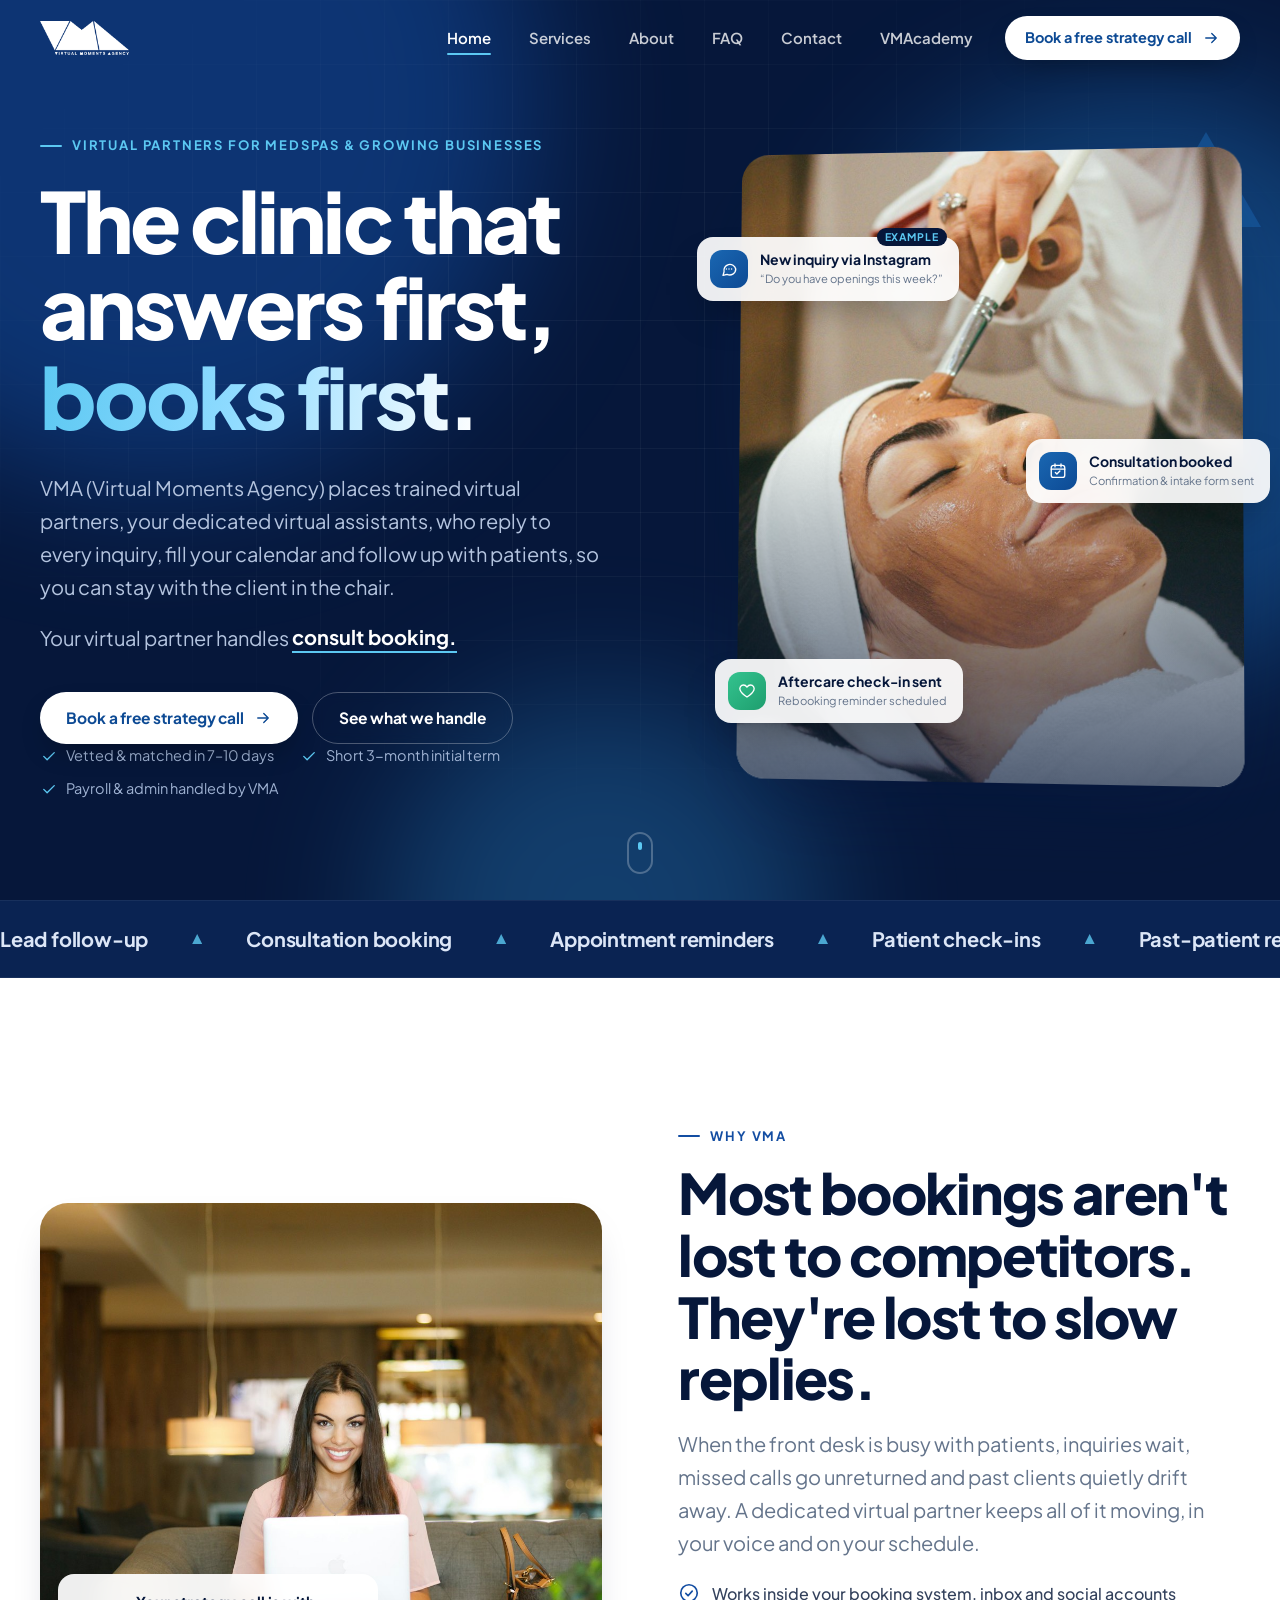
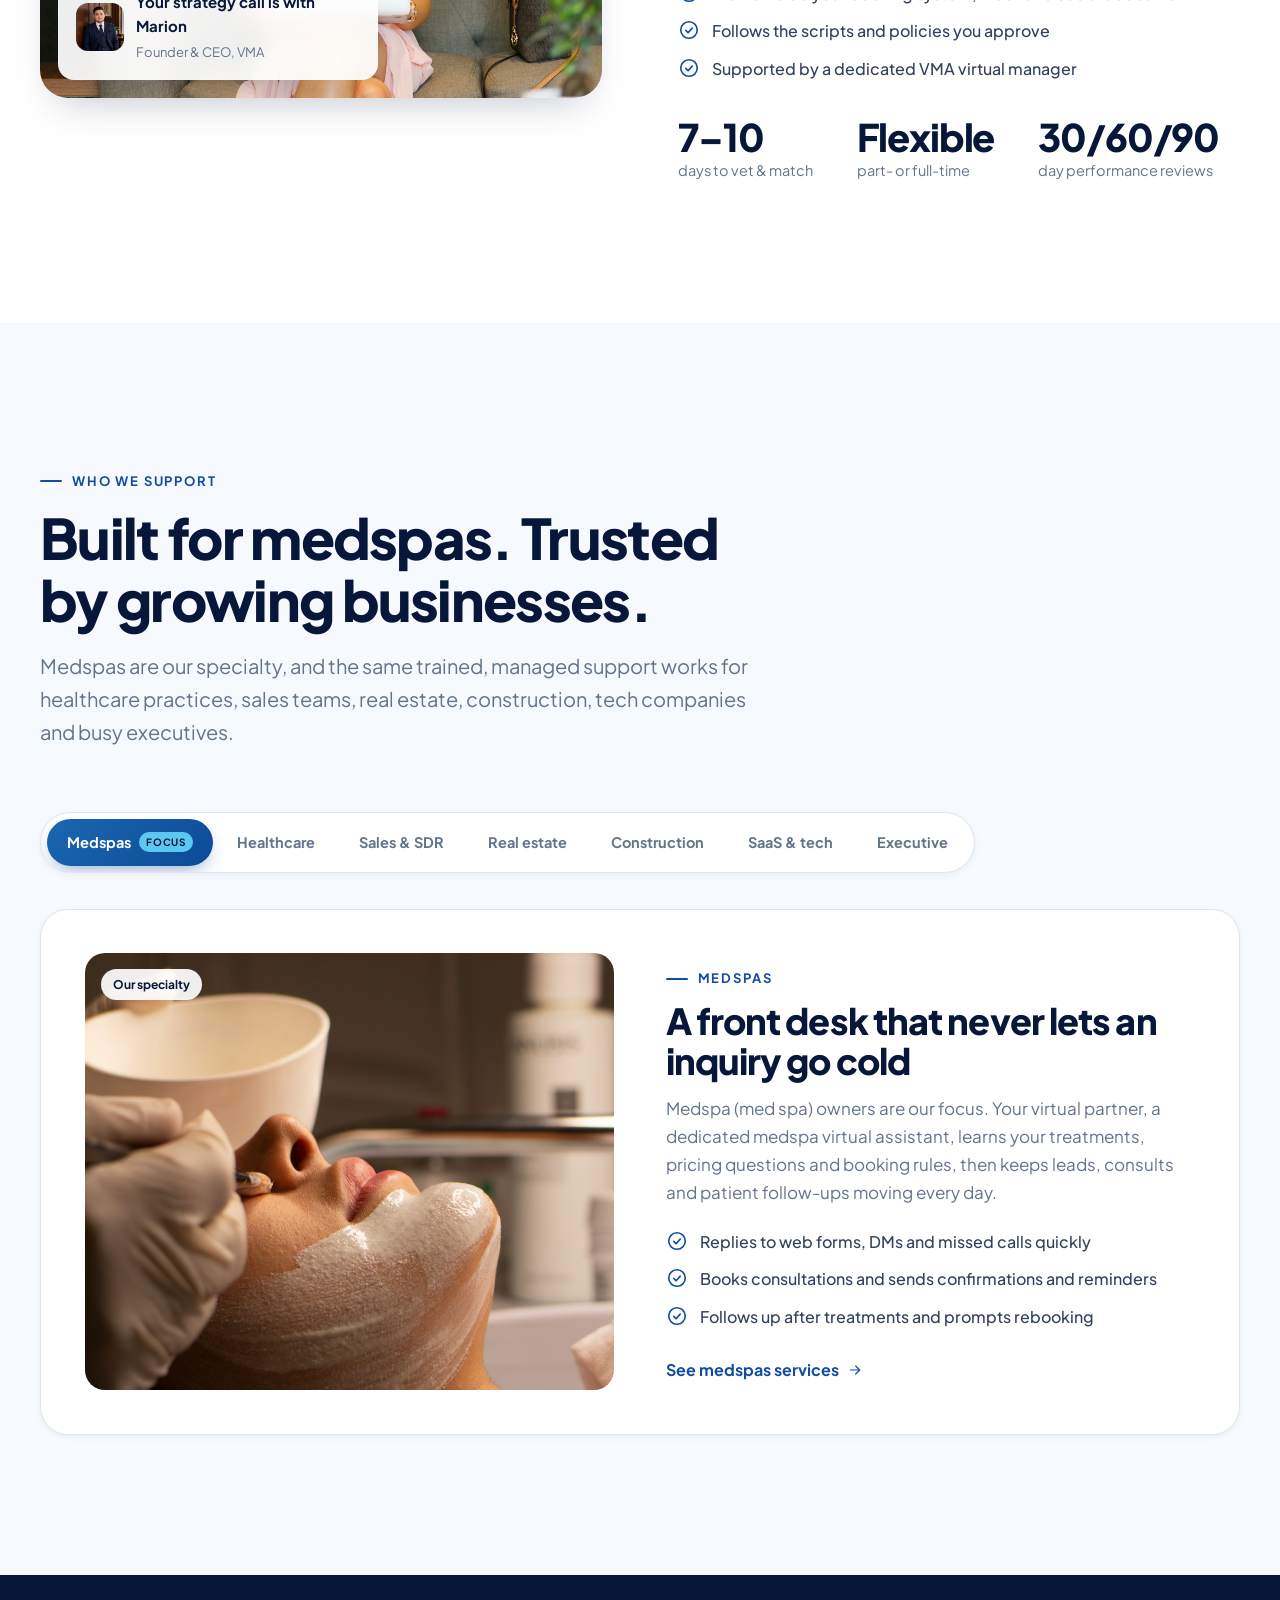
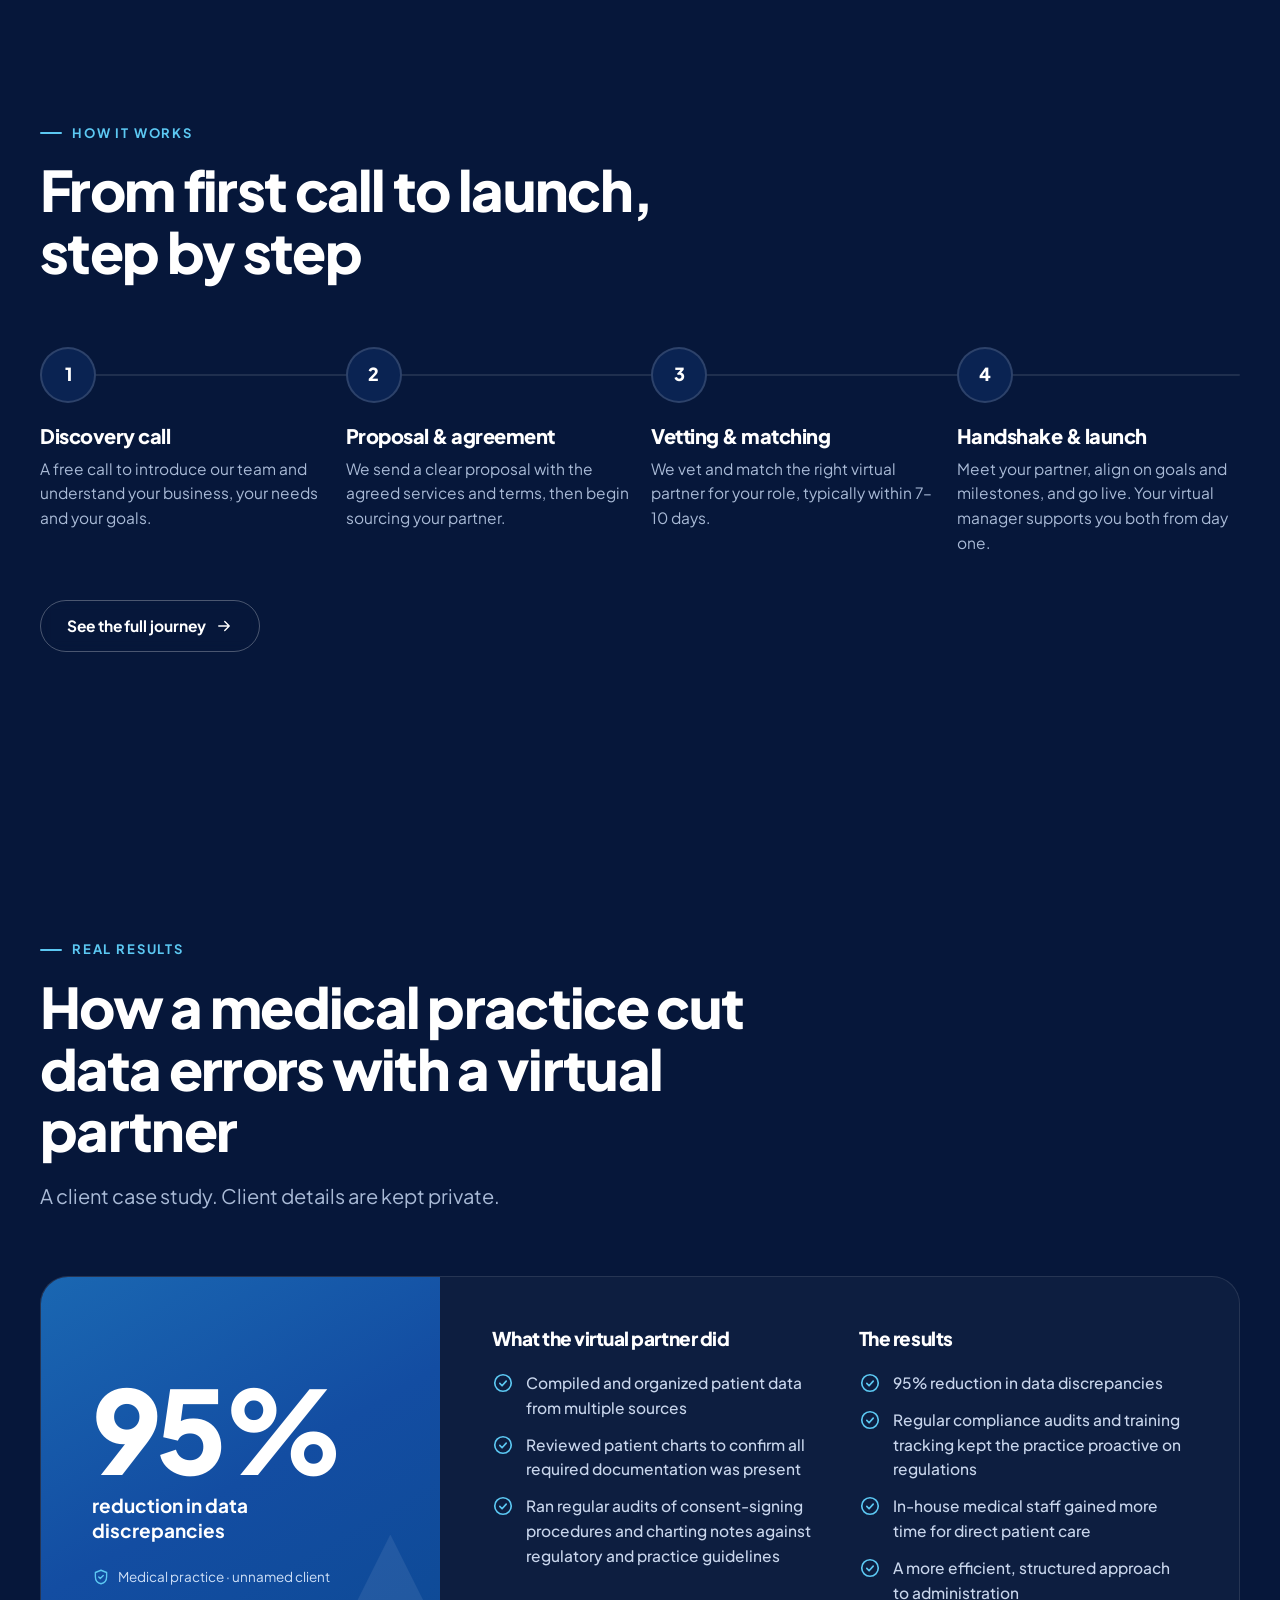
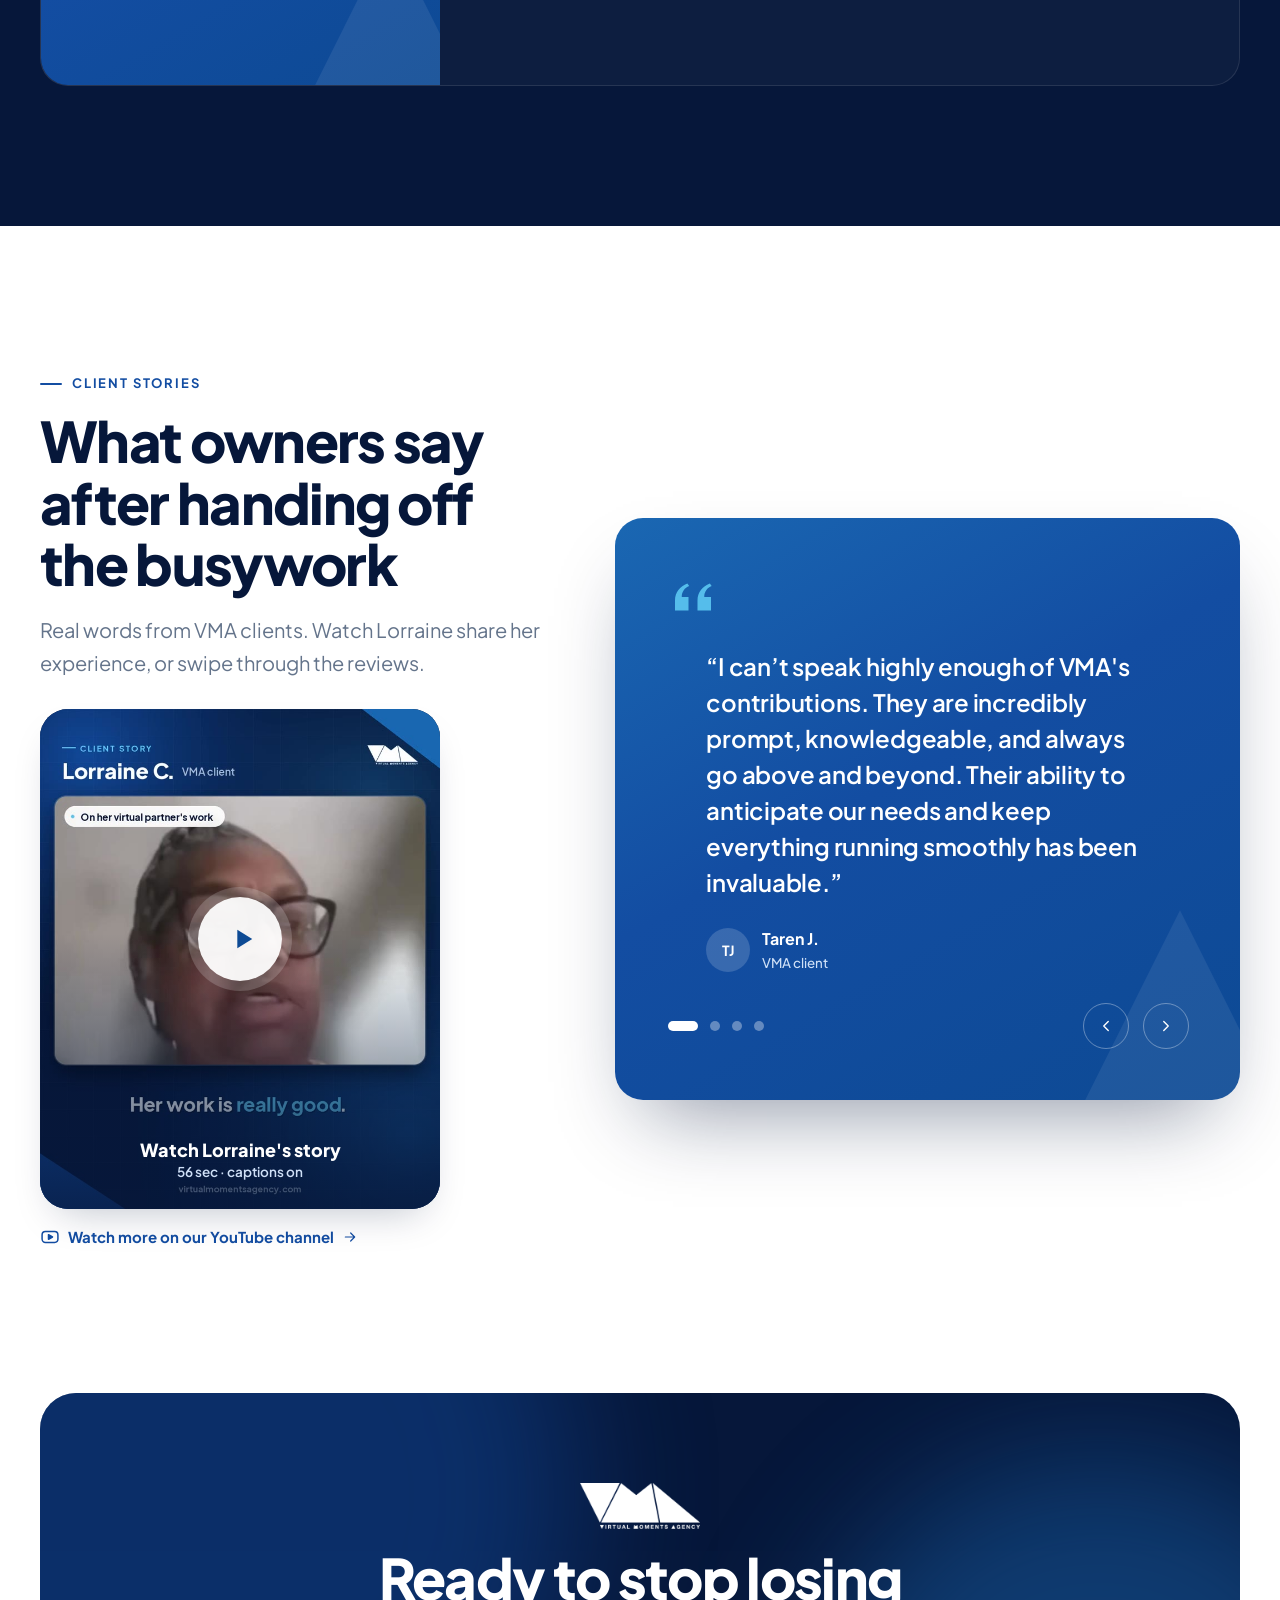
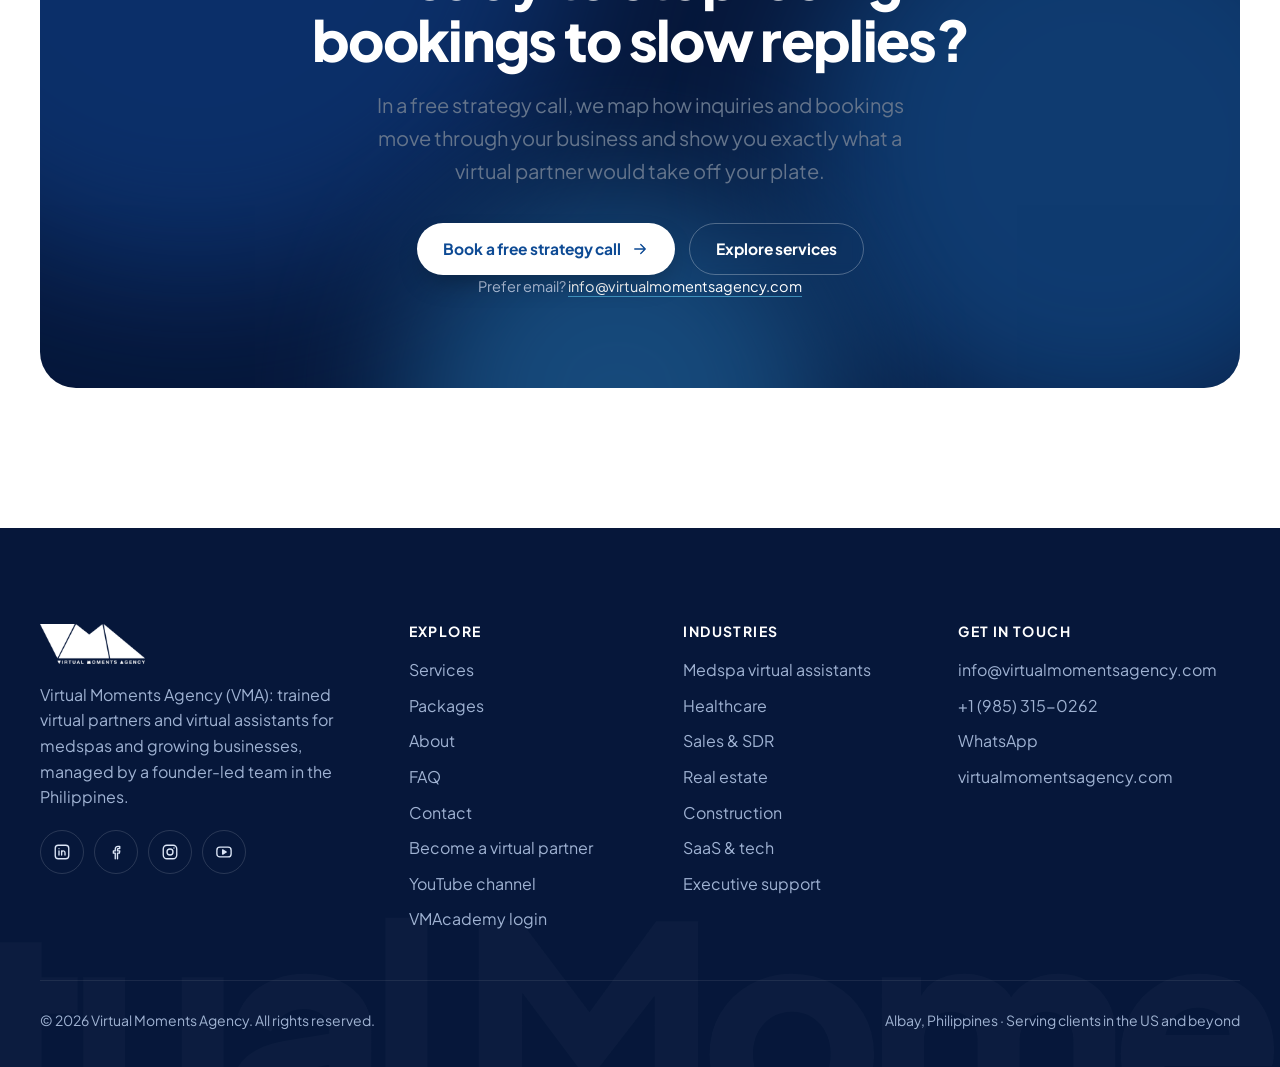
<file: index.html>
<!DOCTYPE html>
<html lang="en">
<head>
<meta charset="UTF-8">
<meta name="viewport" content="width=device-width, initial-scale=1, viewport-fit=cover">
<meta name="theme-color" content="#06173A">
<title>VMA | Virtual Moments Agency: Medspa Virtual Assistants</title>
<meta name="description" content="VMA (Virtual Moments Agency) places trained virtual assistants with medspas and growing businesses: lead follow-up, consult booking and patient follow-ups.">
<meta property="og:title" content="VMA | Virtual Moments Agency: Medspa Virtual Assistants">
<meta property="og:description" content="VMA (Virtual Moments Agency) places trained virtual assistants with medspas and growing businesses: lead follow-up, consult booking and patient follow-ups.">
<meta property="og:type" content="website">
<meta property="og:site_name" content="Virtual Moments Agency">
<meta property="og:url" content="https://virtualmomentsagency.com/">
<meta property="og:image" content="https://virtualmomentsagency.com/img/og-image.jpg">
<meta property="og:image:width" content="1200">
<meta property="og:image:height" content="630">
<meta property="og:image:alt" content="Virtual Moments Agency (VMA): virtual assistants for medspas and growing businesses">
<meta name="twitter:card" content="summary_large_image">
<meta name="twitter:title" content="VMA | Virtual Moments Agency: Medspa Virtual Assistants">
<meta name="twitter:description" content="VMA (Virtual Moments Agency) places trained virtual assistants with medspas and growing businesses: lead follow-up, consult booking and patient follow-ups.">
<meta name="twitter:image" content="https://virtualmomentsagency.com/img/og-image.jpg">
<link rel="canonical" href="https://virtualmomentsagency.com/">
<link rel="icon" href="/favicon.ico" sizes="48x48">
<link rel="icon" type="image/png" sizes="96x96" href="/favicon-96x96.png">
<link rel="icon" type="image/png" sizes="192x192" href="/favicon-192x192.png">
<link rel="apple-touch-icon" sizes="180x180" href="/apple-touch-icon.png">
<link rel="manifest" href="/site.webmanifest">
<link rel="preconnect" href="https://fonts.googleapis.com">
<link rel="preconnect" href="https://fonts.gstatic.com" crossorigin>
<link href="https://fonts.googleapis.com/css2?family=Plus+Jakarta+Sans:wght@400;500;600;700;800&display=swap" rel="stylesheet">
<link rel="stylesheet" href="assets/style.css?v=881f8dff42">
<script type="application/ld+json">
{"@context":"https://schema.org","@graph":[{"@type":"Organization","@id":"https://virtualmomentsagency.com/#org","name":"Virtual Moments Agency","alternateName":["VMA","Virtual Moments","VMA Virtual Assistants"],"description":"Virtual Moments Agency (VMA) is a Philippines-based virtual assistant agency that places trained, dedicated virtual assistants (virtual partners) with medspas and growing businesses.","url":"https://virtualmomentsagency.com/","logo":"https://virtualmomentsagency.com/favicon-512x512.png","image":"https://virtualmomentsagency.com/img/og-image.jpg","email":"info@virtualmomentsagency.com","telephone":"+1-985-315-0262","foundingDate":"2024-01","knowsAbout":["Virtual assistants","Medspa virtual assistants","Medspa front desk support","Lead follow-up","Appointment booking","Executive assistance","Sales development","Real estate virtual assistants"],"sameAs":["https://www.linkedin.com/company/virtual-moments-agency/","https://www.facebook.com/VirtualMomentsAgencyCareers","https://www.instagram.com/marionandres20","https://www.youtube.com/@VirtualMomentsAgency"]},{"@type":"WebSite","@id":"https://virtualmomentsagency.com/#website","name":"Virtual Moments Agency","alternateName":["VMA","Virtual Moments"],"url":"https://virtualmomentsagency.com/","publisher":{"@id":"https://virtualmomentsagency.com/#org"}}]}
</script>
</head>
<body data-page="home">
<div class="curtain" aria-hidden="true"><img src="img/logo.png" alt=""></div>
<div class="progress" aria-hidden="true"></div>

<header class="nav">
  <div class="container nav__inner">
    <a class="nav__logo" href="index.html" aria-label="Virtual Moments Agency home"><img src="img/logo.png" alt="Virtual Moments Agency" width="600" height="229"></a>
    <nav class="nav__links" aria-label="Main">
      <a class="nav__link" href="index.html" aria-current="page">Home</a><a class="nav__link" href="services.html">Services</a><a class="nav__link" href="about.html">About</a><a class="nav__link" href="faq.html">FAQ</a><a class="nav__link" href="contact.html">Contact</a><a class="nav__link" href="academy/">VMAcademy</a>
      <a class="btn btn--white btn--sm nav__cta" data-book href="https://calendar.app.google/Ckj8rndVta2pJSDK7" target="_blank" rel="noopener">Book a free strategy call <svg class="i arrow" aria-hidden="true"><use href="#i-arrow"/></svg></a>
    </nav>
    <button class="burger" aria-label="Open menu" aria-expanded="false" aria-controls="mobile-menu"><span></span><span></span><span></span></button>
  </div>
</header>
<div class="mobile-menu" id="mobile-menu">
  <nav aria-label="Mobile"><a href="index.html" aria-current="page">Home<svg class="i arrow" aria-hidden="true"><use href="#i-arrow"/></svg></a><a href="services.html">Services<svg class="i arrow" aria-hidden="true"><use href="#i-arrow"/></svg></a><a href="about.html">About<svg class="i arrow" aria-hidden="true"><use href="#i-arrow"/></svg></a><a href="faq.html">FAQ<svg class="i arrow" aria-hidden="true"><use href="#i-arrow"/></svg></a><a href="contact.html">Contact<svg class="i arrow" aria-hidden="true"><use href="#i-arrow"/></svg></a><a href="academy/">VMAcademy<svg class="i arrow" aria-hidden="true"><use href="#i-arrow"/></svg></a></nav>
  <div class="mobile-menu__foot">
    <a class="btn btn--white btn--block" data-book href="https://calendar.app.google/Ckj8rndVta2pJSDK7" target="_blank" rel="noopener">Book a free strategy call <svg class="i arrow" aria-hidden="true"><use href="#i-arrow"/></svg></a>
    <span>info@virtualmomentsagency.com</span>
    <a class="mm-yt" href="https://www.youtube.com/@VirtualMomentsAgency" target="_blank" rel="noopener"><svg class="i" aria-hidden="true"><use href="#i-youtube"/></svg> Watch us on YouTube</a>
    <a class="mm-yt" href="/academy/" target="_blank" rel="noopener"><svg class="i" aria-hidden="true"><use href="#i-shield"/></svg> VMAcademy login</a>
  </div>
</div>

<main>
<section class="hero">
  <div class="aurora" aria-hidden="true"><span></span><span></span><span></span></div>
  <div class="grid-lines" aria-hidden="true"></div>
  <div class="container hero__grid">
    <div>
      <span class="eyebrow">Virtual partners for medspas &amp; growing businesses</span>
      <h1 class="h-xl"><span class="line"><span>The clinic that answers first,</span></span><span class="line"><span class="grad-text">books first.</span></span></h1>
      <p class="lead">VMA (Virtual Moments Agency) places trained virtual partners, your dedicated virtual assistants, who reply to every inquiry, fill your calendar and follow up with patients, so you can stay with the client in the chair.</p>
      <p class="rotator-line">Your virtual partner handles
        <span class="rotator" aria-live="off"><span>lead follow-up.</span><span>consult booking.</span><span>patient check-ins.</span><span>past-patient outreach.</span><span>your inbox and admin.</span></span>
      </p>
      <div class="hero__actions">
        <a class="btn btn--white" data-book href="https://calendar.app.google/Ckj8rndVta2pJSDK7" target="_blank" rel="noopener">Book a free strategy call <svg class="i arrow" aria-hidden="true"><use href="#i-arrow"/></svg></a>
        <a class="btn btn--ghost" href="services.html">See what we handle</a>
      </div>
      <ul class="clean hero__facts">
        <li><svg class="i" aria-hidden="true"><use href="#i-tick"/></svg> Vetted &amp; matched in 7–10 days</li>
        <li><svg class="i" aria-hidden="true"><use href="#i-tick"/></svg> Short 3-month initial term</li>
        <li><svg class="i" aria-hidden="true"><use href="#i-tick"/></svg> Payroll &amp; admin handled by VMA</li>
      </ul>
    </div>
    <div class="hero__visual">
      <svg class="hero__tri" viewBox="0 0 24 24" aria-hidden="true"><path d="M12 2 23 21H1L12 2Z" fill="#1A67B2" opacity=".55"/></svg>
      <div class="hero__photo"><img src="img/facial.jpg" alt="Client receiving a facial treatment at a medspa" fetchpriority="high"></div>
      <div class="toast toast--1"><span class="tag">Example</span><span class="toast__ic"><svg class="i" aria-hidden="true"><use href="#i-chat"/></svg></span><span><b>New inquiry via Instagram</b><small>“Do you have openings this week?”</small></span></div>
      <div class="toast toast--2"><span class="toast__ic"><svg class="i" aria-hidden="true"><use href="#i-calendar"/></svg></span><span><b>Consultation booked</b><small>Confirmation &amp; intake form sent</small></span></div>
      <div class="toast toast--3"><span class="toast__ic ok"><svg class="i" aria-hidden="true"><use href="#i-heart"/></svg></span><span><b>Aftercare check-in sent</b><small>Rebooking reminder scheduled</small></span></div>
    </div>
  </div>
  <div class="scroll-cue" aria-hidden="true"></div>
</section>

<div class="marquee" aria-label="Tasks our virtual partners handle"><div class="marquee__track"><div class="marquee__group"><span class="marquee__item">Lead follow-up</span><span class="marquee__item">Consultation booking</span><span class="marquee__item">Appointment reminders</span><span class="marquee__item">Patient check-ins</span><span class="marquee__item">Past-patient reactivation</span><span class="marquee__item">Admin assistance</span><span class="marquee__item">Executive assistance</span><span class="marquee__item">Project management</span><span class="marquee__item">Outreach</span><span class="marquee__item">Business development</span><span class="marquee__item">Social media management</span><span class="marquee__item">Sales development</span><span class="marquee__item">Video editing</span><span class="marquee__item">Graphic design</span><span class="marquee__item">Content creation</span><span class="marquee__item">DM &amp; inbox management</span><span class="marquee__item">Cold calling</span><span class="marquee__item">CRM upkeep</span><span class="marquee__item">Calendar management</span><span class="marquee__item">Transaction coordination</span><span class="marquee__item">Job scheduling</span><span class="marquee__item">Subcontractor coordination</span></div><div class="marquee__group" aria-hidden="true"><span class="marquee__item">Lead follow-up</span><span class="marquee__item">Consultation booking</span><span class="marquee__item">Appointment reminders</span><span class="marquee__item">Patient check-ins</span><span class="marquee__item">Past-patient reactivation</span><span class="marquee__item">Admin assistance</span><span class="marquee__item">Executive assistance</span><span class="marquee__item">Project management</span><span class="marquee__item">Outreach</span><span class="marquee__item">Business development</span><span class="marquee__item">Social media management</span><span class="marquee__item">Sales development</span><span class="marquee__item">Video editing</span><span class="marquee__item">Graphic design</span><span class="marquee__item">Content creation</span><span class="marquee__item">DM &amp; inbox management</span><span class="marquee__item">Cold calling</span><span class="marquee__item">CRM upkeep</span><span class="marquee__item">Calendar management</span><span class="marquee__item">Transaction coordination</span><span class="marquee__item">Job scheduling</span><span class="marquee__item">Subcontractor coordination</span></div></div></div>

<section class="section">
  <div class="container split">
    <div class="split__media reveal">
      <img src="img/partner.jpg" alt="Virtual partner working on a laptop">
      <div class="float"><img src="img/founder.jpg" alt=""><span><b>Your strategy call is with Marion</b><small>Founder &amp; CEO, VMA</small></span></div>
    </div>
    <div>
      <span class="eyebrow reveal">Why VMA</span>
      <h2 class="h-lg reveal" data-delay="1" style="margin:16px 0 18px">Most bookings aren't lost to competitors. They're lost to slow replies.</h2>
      <p class="lead reveal" data-delay="2">When the front desk is busy with patients, inquiries wait, missed calls go unreturned and past clients quietly drift away. A dedicated virtual partner keeps all of it moving, in your voice and on your schedule.</p>
      <div class="reveal" data-delay="3"><ul class="checks"><li><svg class="i" aria-hidden="true"><use href="#i-check"/></svg><span>Works inside your booking system, inbox and social accounts</span></li><li><svg class="i" aria-hidden="true"><use href="#i-check"/></svg><span>Follows the scripts and policies you approve</span></li><li><svg class="i" aria-hidden="true"><use href="#i-check"/></svg><span>Supported by a dedicated VMA virtual manager</span></li></ul></div>
      <div class="stat-row reveal" data-delay="4">
        <div class="stat"><b>7–10</b><span>days to vet &amp; match</span></div>
        <div class="stat"><b>Flexible</b><span>part- or full-time</span></div>
        <div class="stat"><b>30/60/90</b><span>day performance reviews</span></div>
      </div>
    </div>
  </div>
</section>

<section class="section section--mist">
  <div class="container">
    <div class="section-head reveal">
      <span class="eyebrow">Who we support</span>
      <h2 class="h-lg">Built for medspas. Trusted by growing businesses.</h2>
      <p class="lead">Medspas are our specialty, and the same trained, managed support works for healthcare practices, sales teams, real estate, construction, tech companies and busy executives.</p>
    </div>
    <div class="reveal" data-delay="1">
    <div data-tabs>
      <div class="tabs__list" role="tablist" aria-label="Industries">
        <span class="tabs__ind" aria-hidden="true"></span>
        <button class="tabs__btn" role="tab" id="tab-medspa" data-key="medspa" aria-controls="panel-medspa" aria-selected="true">Medspas <span class="star">Focus</span></button><button class="tabs__btn" role="tab" id="tab-healthcare" data-key="healthcare" aria-controls="panel-healthcare" aria-selected="false">Healthcare</button><button class="tabs__btn" role="tab" id="tab-sales" data-key="sales" aria-controls="panel-sales" aria-selected="false">Sales &amp; SDR</button><button class="tabs__btn" role="tab" id="tab-real-estate" data-key="real-estate" aria-controls="panel-real-estate" aria-selected="false">Real estate</button><button class="tabs__btn" role="tab" id="tab-construction" data-key="construction" aria-controls="panel-construction" aria-selected="false">Construction</button><button class="tabs__btn" role="tab" id="tab-saas" data-key="saas" aria-controls="panel-saas" aria-selected="false">SaaS &amp; tech</button><button class="tabs__btn" role="tab" id="tab-executive" data-key="executive" aria-controls="panel-executive" aria-selected="false">Executive</button>
      </div>
      
      <div class="tabs__panel ind" role="tabpanel" id="panel-medspa" aria-labelledby="tab-medspa">
        <div class="ind__media"><img src="img/treatment.jpg" alt="Medspa treatment in progress"><span class="badge">Our specialty</span></div>
        <div>
          <span class="eyebrow">Medspas</span>
          <h3>A front desk that never lets an inquiry go cold</h3>
          <p class="lead">Medspa (med spa) owners are our focus. Your virtual partner, a dedicated medspa virtual assistant, learns your treatments, pricing questions and booking rules, then keeps leads, consults and patient follow-ups moving every day.</p>
          <ul class="checks"><li><svg class="i" aria-hidden="true"><use href="#i-check"/></svg><span>Replies to web forms, DMs and missed calls quickly</span></li><li><svg class="i" aria-hidden="true"><use href="#i-check"/></svg><span>Books consultations and sends confirmations and reminders</span></li><li><svg class="i" aria-hidden="true"><use href="#i-check"/></svg><span>Follows up after treatments and prompts rebooking</span></li></ul>
          <a class="link-arrow" href="services.html#medspa">See medspas services <svg class="i arrow" aria-hidden="true"><use href="#i-arrow"/></svg></a>
        </div>
      </div>
      <div class="tabs__panel ind" role="tabpanel" id="panel-healthcare" aria-labelledby="tab-healthcare">
        <div class="ind__media ind__media--art"><img class="fade" src="img/ind-healthcare.jpg" alt=""><svg class="big" aria-hidden="true"><use href="#i-shield"/></svg></div>
        <div>
          <span class="eyebrow">Healthcare</span>
          <h3>Administrative support that keeps the practice running</h3>
          <p class="lead">Back-office help for clinics and practices, handled with care for patient privacy.</p>
          <ul class="checks"><li><svg class="i" aria-hidden="true"><use href="#i-check"/></svg><span>HIPAA-compliant administrative support</span></li><li><svg class="i" aria-hidden="true"><use href="#i-check"/></svg><span>Medical billing coordination</span></li><li><svg class="i" aria-hidden="true"><use href="#i-check"/></svg><span>Secure patient scheduling</span></li></ul>
          <a class="link-arrow" href="services.html#healthcare">See healthcare services <svg class="i arrow" aria-hidden="true"><use href="#i-arrow"/></svg></a>
        </div>
      </div>
      <div class="tabs__panel ind" role="tabpanel" id="panel-sales" aria-labelledby="tab-sales">
        <div class="ind__media ind__media--art"><img class="fade" src="img/ind-sales.jpg" alt=""><svg class="big" aria-hidden="true"><use href="#i-target"/></svg></div>
        <div>
          <span class="eyebrow">Sales &amp; SDR</span>
          <h3>A pipeline that gets worked every single day</h3>
          <p class="lead">Outbound and pipeline support for founders and sales teams who need more conversations on the calendar.</p>
          <ul class="checks"><li><svg class="i" aria-hidden="true"><use href="#i-check"/></svg><span>Cold calling and appointment setting</span></li><li><svg class="i" aria-hidden="true"><use href="#i-check"/></svg><span>Lead list building and qualification</span></li><li><svg class="i" aria-hidden="true"><use href="#i-check"/></svg><span>CRM pipeline management</span></li></ul>
          <a class="link-arrow" href="services.html#sales">See sales &amp; sdr services <svg class="i arrow" aria-hidden="true"><use href="#i-arrow"/></svg></a>
        </div>
      </div>
      <div class="tabs__panel ind" role="tabpanel" id="panel-real-estate" aria-labelledby="tab-real-estate">
        <div class="ind__media ind__media--art"><img class="fade" src="img/ind-real-estate.jpg" alt=""><svg class="big" aria-hidden="true"><use href="#i-home"/></svg></div>
        <div>
          <span class="eyebrow">Real estate</span>
          <h3>Listings, transactions and tenants, all handled</h3>
          <p class="lead">Support for agents, teams and property managers so deals and tenants never wait on a reply.</p>
          <ul class="checks"><li><svg class="i" aria-hidden="true"><use href="#i-check"/></svg><span>Transaction coordination</span></li><li><svg class="i" aria-hidden="true"><use href="#i-check"/></svg><span>Listing management</span></li><li><svg class="i" aria-hidden="true"><use href="#i-check"/></svg><span>Proactive tenant communication</span></li></ul>
          <a class="link-arrow" href="services.html#real-estate">See real estate services <svg class="i arrow" aria-hidden="true"><use href="#i-arrow"/></svg></a>
        </div>
      </div>
      <div class="tabs__panel ind" role="tabpanel" id="panel-construction" aria-labelledby="tab-construction">
        <div class="ind__media ind__media--art"><img class="fade" src="img/ind-construction.jpg" alt=""><svg class="big" aria-hidden="true"><use href="#i-helmet"/></svg></div>
        <div>
          <span class="eyebrow">Construction</span>
          <h3>Projects that stay on schedule, from bid to closeout</h3>
          <p class="lead">Back-office support for contractors and construction companies, so the office keeps up while your crews are on site.</p>
          <ul class="checks"><li><svg class="i" aria-hidden="true"><use href="#i-check"/></svg><span>Job scheduling and calendar coordination</span></li><li><svg class="i" aria-hidden="true"><use href="#i-check"/></svg><span>Subcontractor and supplier communication</span></li><li><svg class="i" aria-hidden="true"><use href="#i-check"/></svg><span>Bid, permit and document tracking</span></li></ul>
          <a class="link-arrow" href="services.html#construction">See construction services <svg class="i arrow" aria-hidden="true"><use href="#i-arrow"/></svg></a>
        </div>
      </div>
      <div class="tabs__panel ind" role="tabpanel" id="panel-saas" aria-labelledby="tab-saas">
        <div class="ind__media ind__media--art"><img class="fade" src="img/ind-saas.jpg" alt=""><svg class="big" aria-hidden="true"><use href="#i-laptop"/></svg></div>
        <div>
          <span class="eyebrow">SaaS &amp; tech</span>
          <h3>Back-office support for lean tech teams</h3>
          <p class="lead">Operational help that frees founders and product teams to focus on the product.</p>
          <ul class="checks"><li><svg class="i" aria-hidden="true"><use href="#i-check"/></svg><span>Back-office optimization</span></li><li><svg class="i" aria-hidden="true"><use href="#i-check"/></svg><span>CRM data management</span></li><li><svg class="i" aria-hidden="true"><use href="#i-check"/></svg><span>Customer onboarding support</span></li></ul>
          <a class="link-arrow" href="services.html#saas">See saas &amp; tech services <svg class="i arrow" aria-hidden="true"><use href="#i-arrow"/></svg></a>
        </div>
      </div>
      <div class="tabs__panel ind" role="tabpanel" id="panel-executive" aria-labelledby="tab-executive">
        <div class="ind__media ind__media--art"><img class="fade" src="img/ind-executive.jpg" alt=""><svg class="big" aria-hidden="true"><use href="#i-brief"/></svg></div>
        <div>
          <span class="eyebrow">Executive</span>
          <h3>Your time, protected</h3>
          <p class="lead">High-level assistance for owners and leaders who need their calendar and inbox under control.</p>
          <ul class="checks"><li><svg class="i" aria-hidden="true"><use href="#i-check"/></svg><span>Calendar management</span></li><li><svg class="i" aria-hidden="true"><use href="#i-check"/></svg><span>Email filtering and triage</span></li><li><svg class="i" aria-hidden="true"><use href="#i-check"/></svg><span>Project coordination</span></li></ul>
          <a class="link-arrow" href="services.html#executive">See executive services <svg class="i arrow" aria-hidden="true"><use href="#i-arrow"/></svg></a>
        </div>
      </div>
    </div></div>
  </div>
</section>

<section class="section section--dark">
  <div class="aurora" aria-hidden="true" style="opacity:.35"><span></span><span></span></div>
  <div class="container">
    <div class="section-head reveal">
      <span class="eyebrow">How it works</span>
      <h2 class="h-lg">From first call to launch, step by step</h2>
    </div>
    <div class="steps"><div class="steps__line" aria-hidden="true"><i></i></div>
        <div class="step reveal" data-delay="0">
          <span class="step__num">1</span>
          <div><h3>Discovery call</h3><p>A free call to introduce our team and understand your business, your needs and your goals.</p></div>
        </div>
        <div class="step reveal" data-delay="1">
          <span class="step__num">2</span>
          <div><h3>Proposal &amp; agreement</h3><p>We send a clear proposal with the agreed services and terms, then begin sourcing your partner.</p></div>
        </div>
        <div class="step reveal" data-delay="2">
          <span class="step__num">3</span>
          <div><h3>Vetting &amp; matching</h3><p>We vet and match the right virtual partner for your role, typically within 7–10 days.</p></div>
        </div>
        <div class="step reveal" data-delay="3">
          <span class="step__num">4</span>
          <div><h3>Handshake &amp; launch</h3><p>Meet your partner, align on goals and milestones, and go live. Your virtual manager supports you both from day one.</p></div>
        </div></div>
    <div class="reveal" style="margin-top:44px"><a class="btn btn--ghost" href="services.html#how-it-works">See the full journey <svg class="i arrow" aria-hidden="true"><use href="#i-arrow"/></svg></a></div>
  </div>
</section>


<section class="section section--dark case-sec">
  <div class="aurora" aria-hidden="true" style="opacity:.3"><span></span><span></span></div>
  <div class="container">
    <div class="section-head reveal">
      <span class="eyebrow">Real results</span>
      <h2 class="h-lg">How a medical practice cut data errors with a virtual partner</h2>
      <p class="lead">A client case study. Client details are kept private.</p>
    </div>
    <div class="case reveal" data-delay="1">
      <div class="case__stat">
        <span class="case__num" data-count="95">95%</span>
        <span class="case__cap">reduction in data discrepancies</span>
        <span class="case__who"><svg class="i" aria-hidden="true"><use href="#i-shield"/></svg> Medical practice &middot; unnamed client</span>
      </div>
      <div class="case__body">
        <div>
          <h3>What the virtual partner did</h3>
          <ul class="checks"><li><svg class="i" aria-hidden="true"><use href="#i-check"/></svg><span>Compiled and organized patient data from multiple sources</span></li><li><svg class="i" aria-hidden="true"><use href="#i-check"/></svg><span>Reviewed patient charts to confirm all required documentation was present</span></li><li><svg class="i" aria-hidden="true"><use href="#i-check"/></svg><span>Ran regular audits of consent-signing procedures and charting notes against regulatory and practice guidelines</span></li></ul>
        </div>
        <div>
          <h3>The results</h3>
          <ul class="checks"><li><svg class="i" aria-hidden="true"><use href="#i-check"/></svg><span>95% reduction in data discrepancies</span></li><li><svg class="i" aria-hidden="true"><use href="#i-check"/></svg><span>Regular compliance audits and training tracking kept the practice proactive on regulations</span></li><li><svg class="i" aria-hidden="true"><use href="#i-check"/></svg><span>In-house medical staff gained more time for direct patient care</span></li><li><svg class="i" aria-hidden="true"><use href="#i-check"/></svg><span>A more efficient, structured approach to administration</span></li></ul>
        </div>
      </div>
    </div>
  </div>
</section>


<section class="section">
  <div class="container quotes">
    <div class="reveal">
      <span class="eyebrow">Client stories</span>
      <h2 class="h-lg" style="margin:16px 0 18px">What owners say after handing off the busywork</h2>
      <p class="lead">Real words from VMA clients. Watch Lorraine share her experience, or swipe through the reviews.</p>
      
      <figure class="vcard reveal" data-delay="1">
        <div class="vcard__frame">
          <video class="vcard__video" preload="none" playsinline controlslist="nodownload" poster="img/lorraine-poster.jpg" aria-label="Video testimonial from Lorraine C., a VMA client">
            <source src="img/lorraine-testimonial.mp4" type="video/mp4">
          </video>
          <button class="vcard__play" type="button" aria-label="Play Lorraine's video testimonial">
            <span class="vcard__btn"><svg viewBox="0 0 24 24" aria-hidden="true"><path d="M8 5.5v13l10.5-6.5L8 5.5Z" fill="currentColor"/></svg></span>
            <span class="vcard__label">Watch Lorraine's story <small>56 sec · captions on</small></span>
          </button>
        </div>
        <figcaption class="vcard__more"><a class="link-arrow" href="https://www.youtube.com/@VirtualMomentsAgency" target="_blank" rel="noopener"><svg class="i" aria-hidden="true"><use href="#i-youtube"/></svg> Watch more on our YouTube channel <svg class="i arrow" aria-hidden="true"><use href="#i-arrow"/></svg></a></figcaption>
      </figure>
    </div>
    
      <div class="shield reveal" data-slider data-delay="1" aria-roledescription="carousel" aria-label="Client reviews">
        <svg class="shield__mark" aria-hidden="true"><use href="#i-quote"/></svg>
        <div class="slides" aria-live="polite">
          <figure class="slide is-active">
            <blockquote>“I can’t speak highly enough of VMA's contributions. They are incredibly prompt, knowledgeable, and always go above and beyond. Their ability to anticipate our needs and keep everything running smoothly has been invaluable.”</blockquote>
            <figcaption><span class="av">TJ</span><span>Taren J.<small>VMA client</small></span></figcaption>
          </figure>
          <figure class="slide">
            <blockquote>“Virtual Moments Agency really helped me save more time for other important work and not worry about other stuff since my VA is the one who takes care of those things. I really recommend VMA if you want to save time and have everything organized.”</blockquote>
            <figcaption><span class="av">TC</span><span>Tabitha C.<small>VMA client</small></span></figcaption>
          </figure>
          <figure class="slide">
            <blockquote>“My VA's dedication to learning makes her a valuable asset to any team. I recommend Virtual Moments Agency for anyone that requires a quick learner and a proactive individual.”</blockquote>
            <figcaption><span class="av">TR</span><span>Tonya R.<small>VMA client</small></span></figcaption>
          </figure>
          <figure class="slide">
            <blockquote>“It has been a great experience working with VMA. My VA was able to create my visions into reality and it helped make everything efficient. The company is easy to talk to if there are any concerns or requests; they answer promptly and provide the best possible options.”</blockquote>
            <figcaption><span class="av">LC</span><span>Lorraine C.<small>VMA client</small></span></figcaption>
          </figure>
        </div>
        <div class="slider-ctl">
          <div class="dots"></div>
          <span class="spacer"></span>
          <button class="arrowbtn" data-prev aria-label="Previous review"><svg class="i" aria-hidden="true"><use href="#i-left"/></svg></button>
          <button class="arrowbtn" data-next aria-label="Next review"><svg class="i" aria-hidden="true"><use href="#i-right"/></svg></button>
        </div>
      </div>
  </div>
</section>


<section class="section" style="padding-top:0">
  <div class="container">
    <div class="cta spot reveal">
      <div class="aurora" aria-hidden="true"><span></span><span></span><span></span></div>
      <img class="cta__logo" src="img/logo.png" alt="Virtual Moments Agency">
      <h2 class="h-lg">Ready to stop losing bookings to slow replies?</h2>
      <p class="lead">In a free strategy call, we map how inquiries and bookings move through your business and show you exactly what a virtual partner would take off your plate.</p>
      <div class="cta__actions">
        <a class="btn btn--white" data-book href="https://calendar.app.google/Ckj8rndVta2pJSDK7" target="_blank" rel="noopener">Book a free strategy call <svg class="i arrow" aria-hidden="true"><use href="#i-arrow"/></svg></a>
        <a class="btn btn--ghost" href="services.html">Explore services</a>
      </div>
      <p class="cta__note">Prefer email? <a href="mailto:info@virtualmomentsagency.com">info@virtualmomentsagency.com</a></p>
    </div>
  </div>
</section>

</main>

<footer class="footer">
  <div class="container">
    <div class="footer__top">
      <div>
        <img class="footer__logo" src="img/logo.png" alt="Virtual Moments Agency">
        <p>Virtual Moments Agency (VMA): trained virtual partners and virtual assistants for medspas and growing businesses, managed by a founder-led team in the Philippines.</p>
        <div class="footer__social">
          <a href="https://www.linkedin.com/company/virtual-moments-agency/" target="_blank" rel="noopener" aria-label="LinkedIn"><svg class="i" aria-hidden="true"><use href="#i-linkedin"/></svg></a>
          <a href="https://www.facebook.com/VirtualMomentsAgencyCareers" target="_blank" rel="noopener" aria-label="Facebook"><svg class="i" aria-hidden="true"><use href="#i-facebook"/></svg></a>
          <a href="https://www.instagram.com/marionandres20" target="_blank" rel="noopener" aria-label="Instagram"><svg class="i" aria-hidden="true"><use href="#i-instagram"/></svg></a>
          <a href="https://www.youtube.com/@VirtualMomentsAgency" target="_blank" rel="noopener" aria-label="YouTube"><svg class="i" aria-hidden="true"><use href="#i-youtube"/></svg></a>
        </div>
      </div>
      <div>
        <h4>Explore</h4>
        <ul>
          <li><a href="services.html">Services</a></li>
          <li><a href="services.html#packages">Packages</a></li>
          <li><a href="about.html">About</a></li>
          <li><a href="faq.html">FAQ</a></li>
          <li><a href="contact.html">Contact</a></li>
          <li><a href="https://forms.gle/vFNCgNB1fBoum96cA" target="_blank" rel="noopener">Become a virtual partner</a></li>
          <li><a href="https://www.youtube.com/@VirtualMomentsAgency" target="_blank" rel="noopener">YouTube channel</a></li>
          <li><a href="/academy/" target="_blank" rel="noopener">VMAcademy login</a></li>
        </ul>
      </div>
      <div>
        <h4>Industries</h4>
        <ul>
          <li><a href="medspa-virtual-assistant.html">Medspa virtual assistants</a></li>
          <li><a href="services.html#healthcare">Healthcare</a></li>
          <li><a href="services.html#sales">Sales &amp; SDR</a></li>
          <li><a href="services.html#real-estate">Real estate</a></li>
          <li><a href="services.html#construction">Construction</a></li>
          <li><a href="services.html#saas">SaaS &amp; tech</a></li>
          <li><a href="services.html#executive">Executive support</a></li>
        </ul>
      </div>
      <div>
        <h4>Get in touch</h4>
        <ul>
          <li><a href="mailto:info@virtualmomentsagency.com">info@virtualmomentsagency.com</a></li>
          <li><a href="tel:+19853150262">+1 (985) 315-0262</a></li>
          <li><a href="https://wa.me/message/63AN23BO226RG1" target="_blank" rel="noopener">WhatsApp</a></li>
          <li>virtualmomentsagency.com</li>
        </ul>
      </div>
    </div>
    <div class="footer__bottom">
      <span>&copy; <span data-year>2026</span> Virtual Moments Agency. All rights reserved.</span>
      <span>Albay, Philippines &middot; Serving clients in the US and beyond</span>
    </div>
  </div>
  <div class="footer__big" aria-hidden="true">Virtual Moments</div>
</footer>
<div class="mbar">
  <a class="btn btn--white" data-book href="https://calendar.app.google/Ckj8rndVta2pJSDK7" target="_blank" rel="noopener" data-no-magnet>Book a free strategy call</a>
  <a class="mbar__mail" href="contact.html" aria-label="Contact VMA"><svg class="i" aria-hidden="true"><use href="#i-mail"/></svg></a>
</div>
<script src="assets/app.js?v=6c04a18459" defer></script>
</body>
</html>
</file>
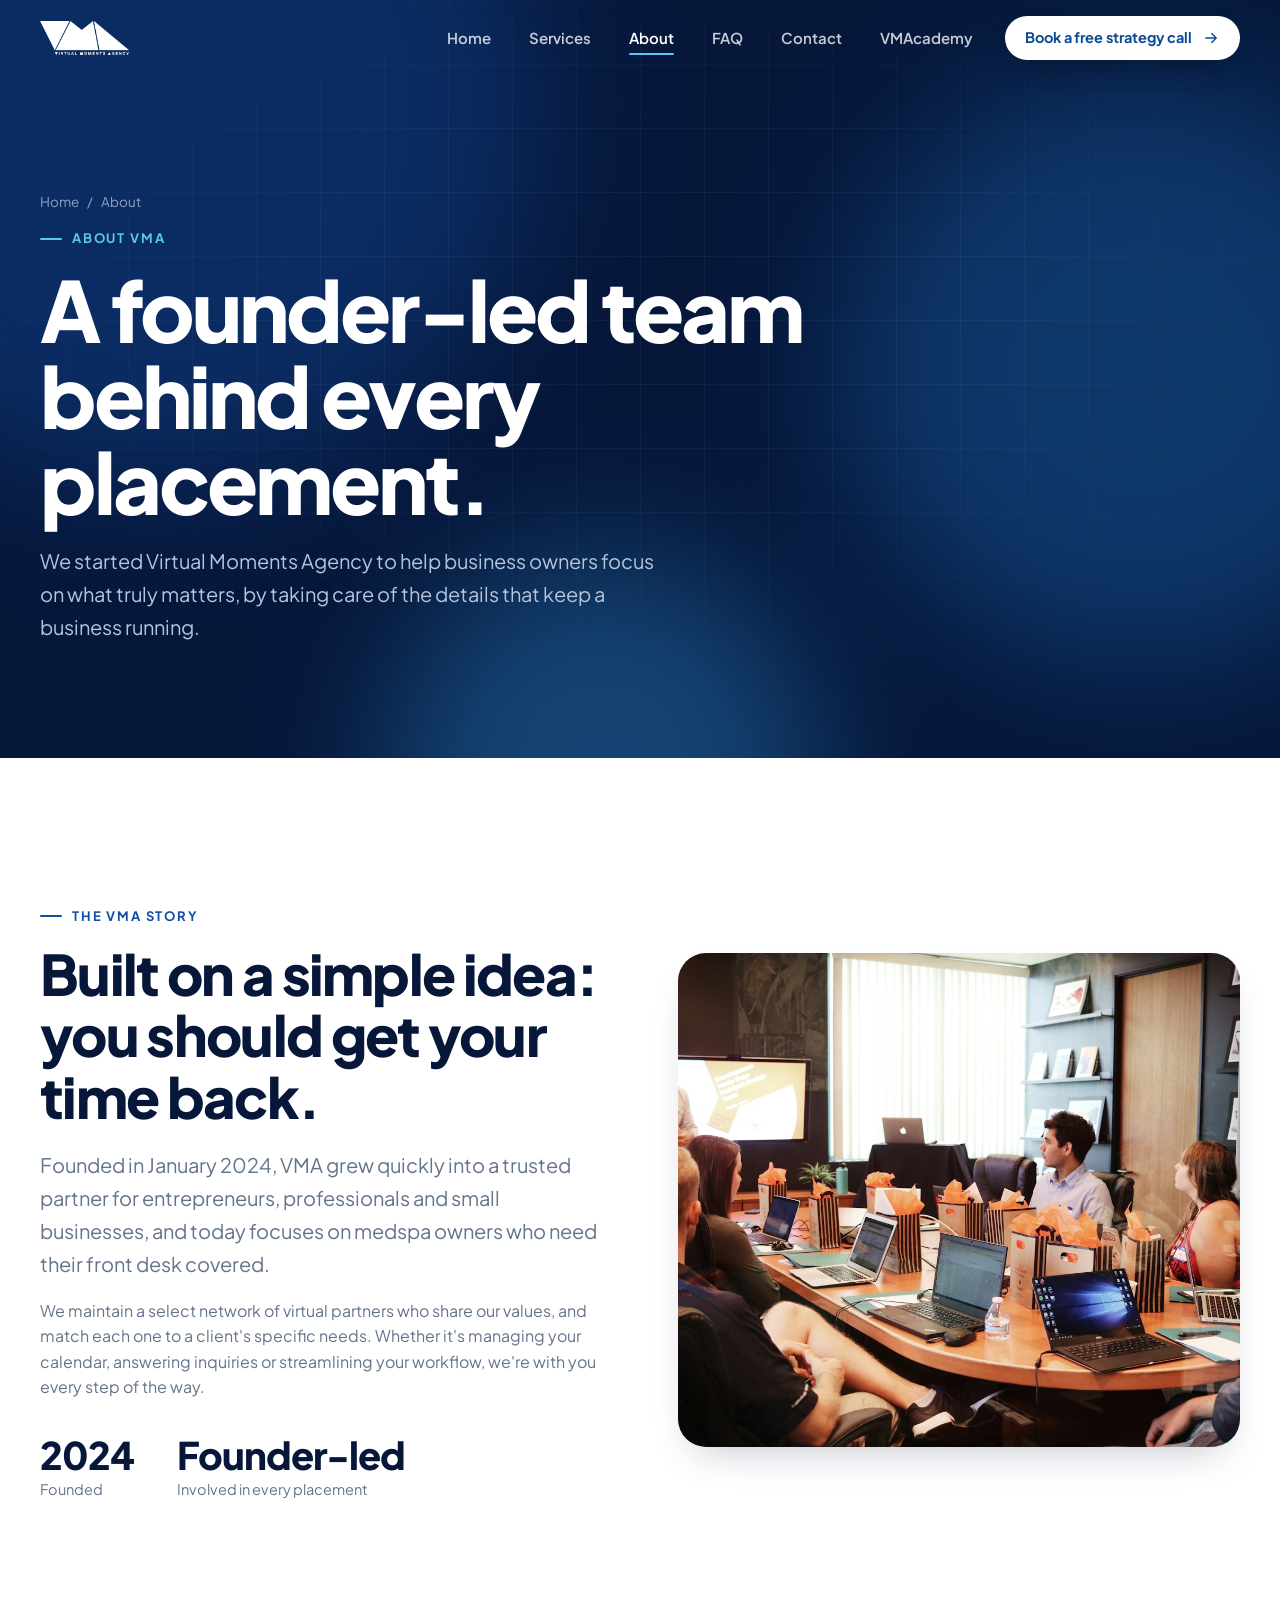
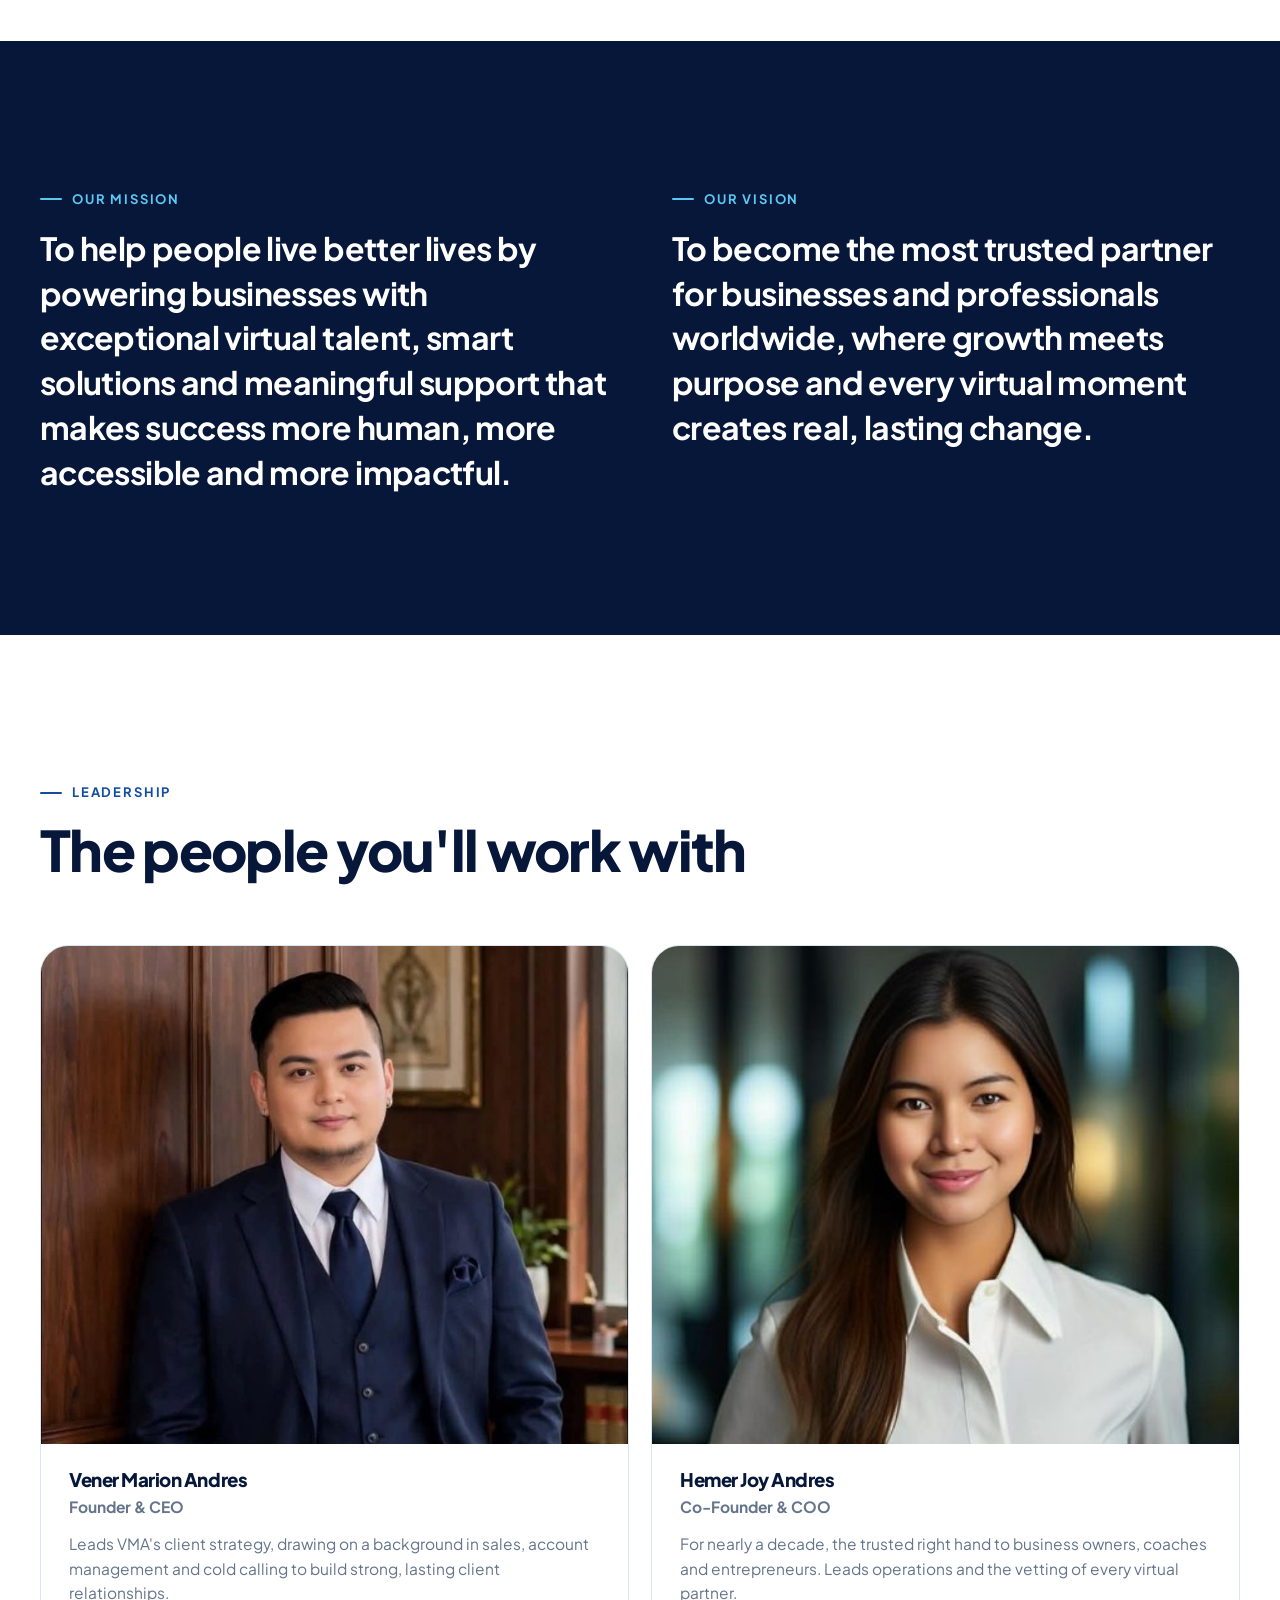
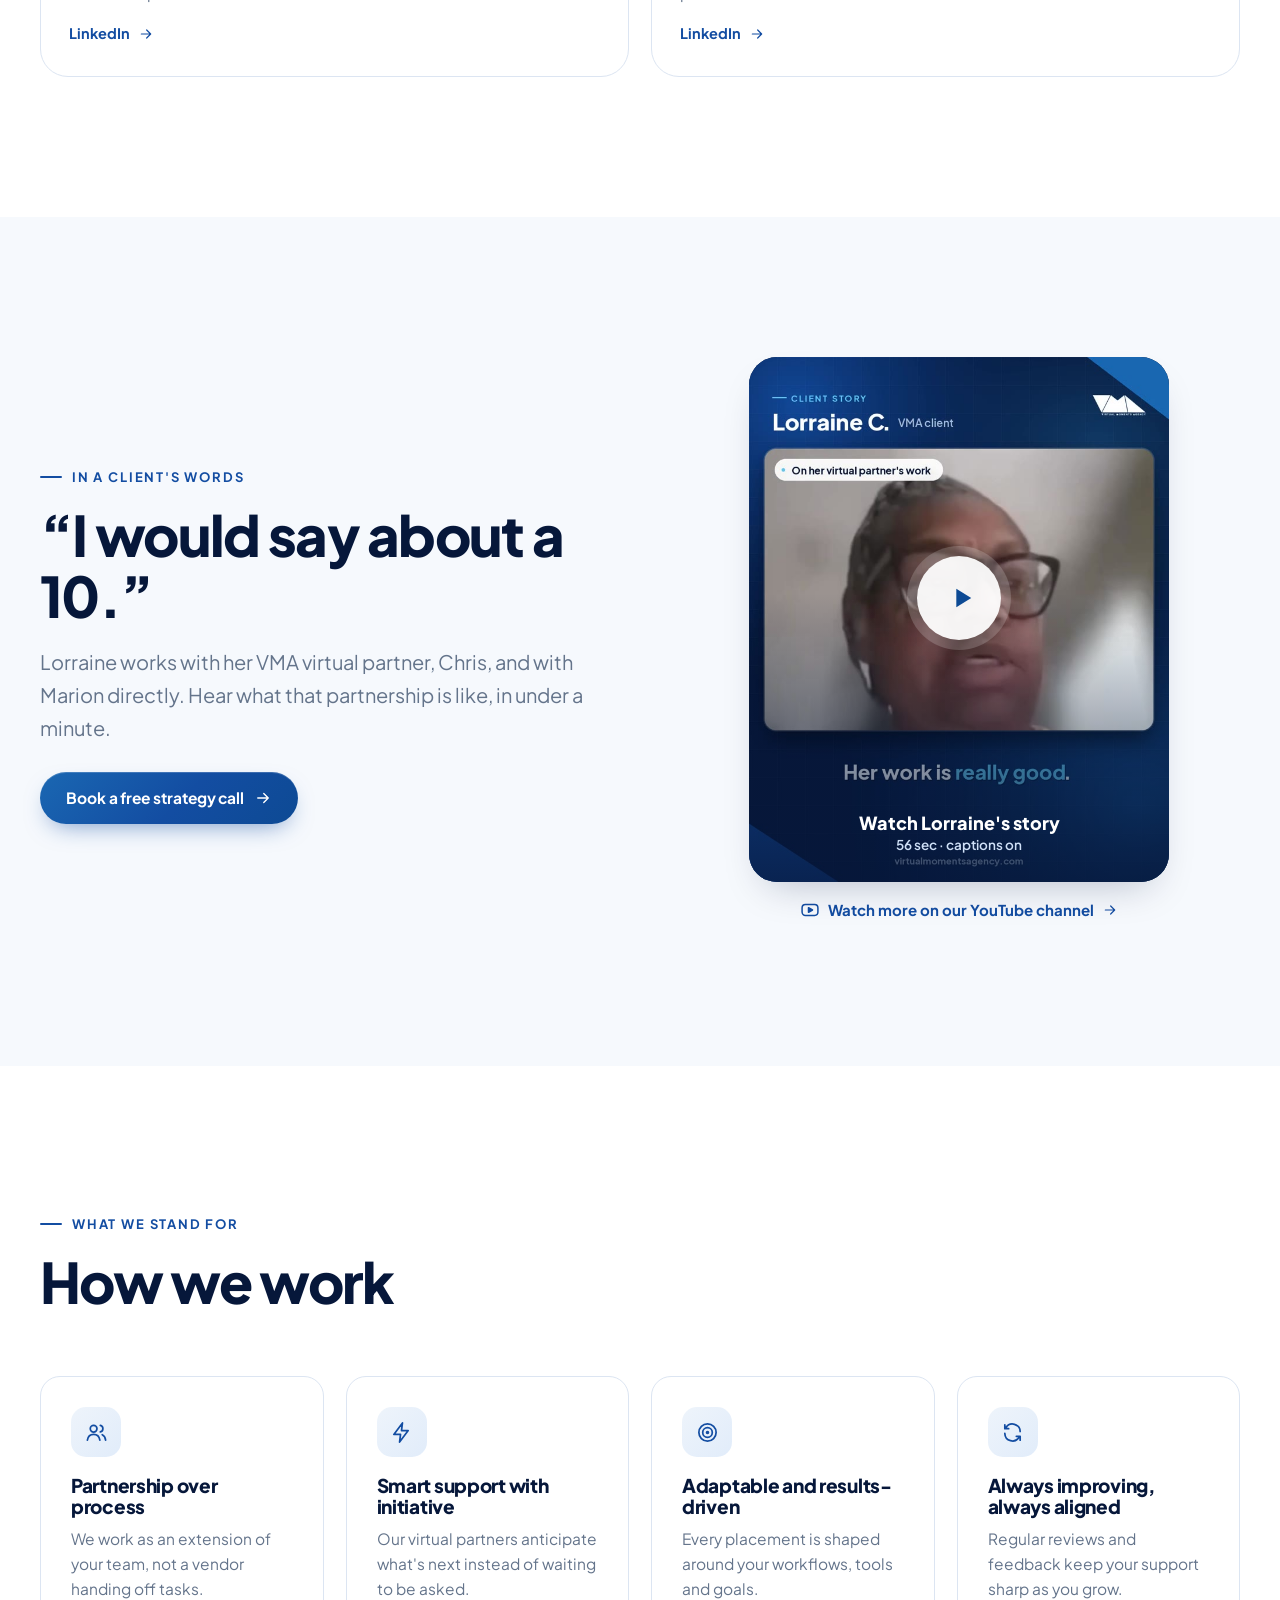
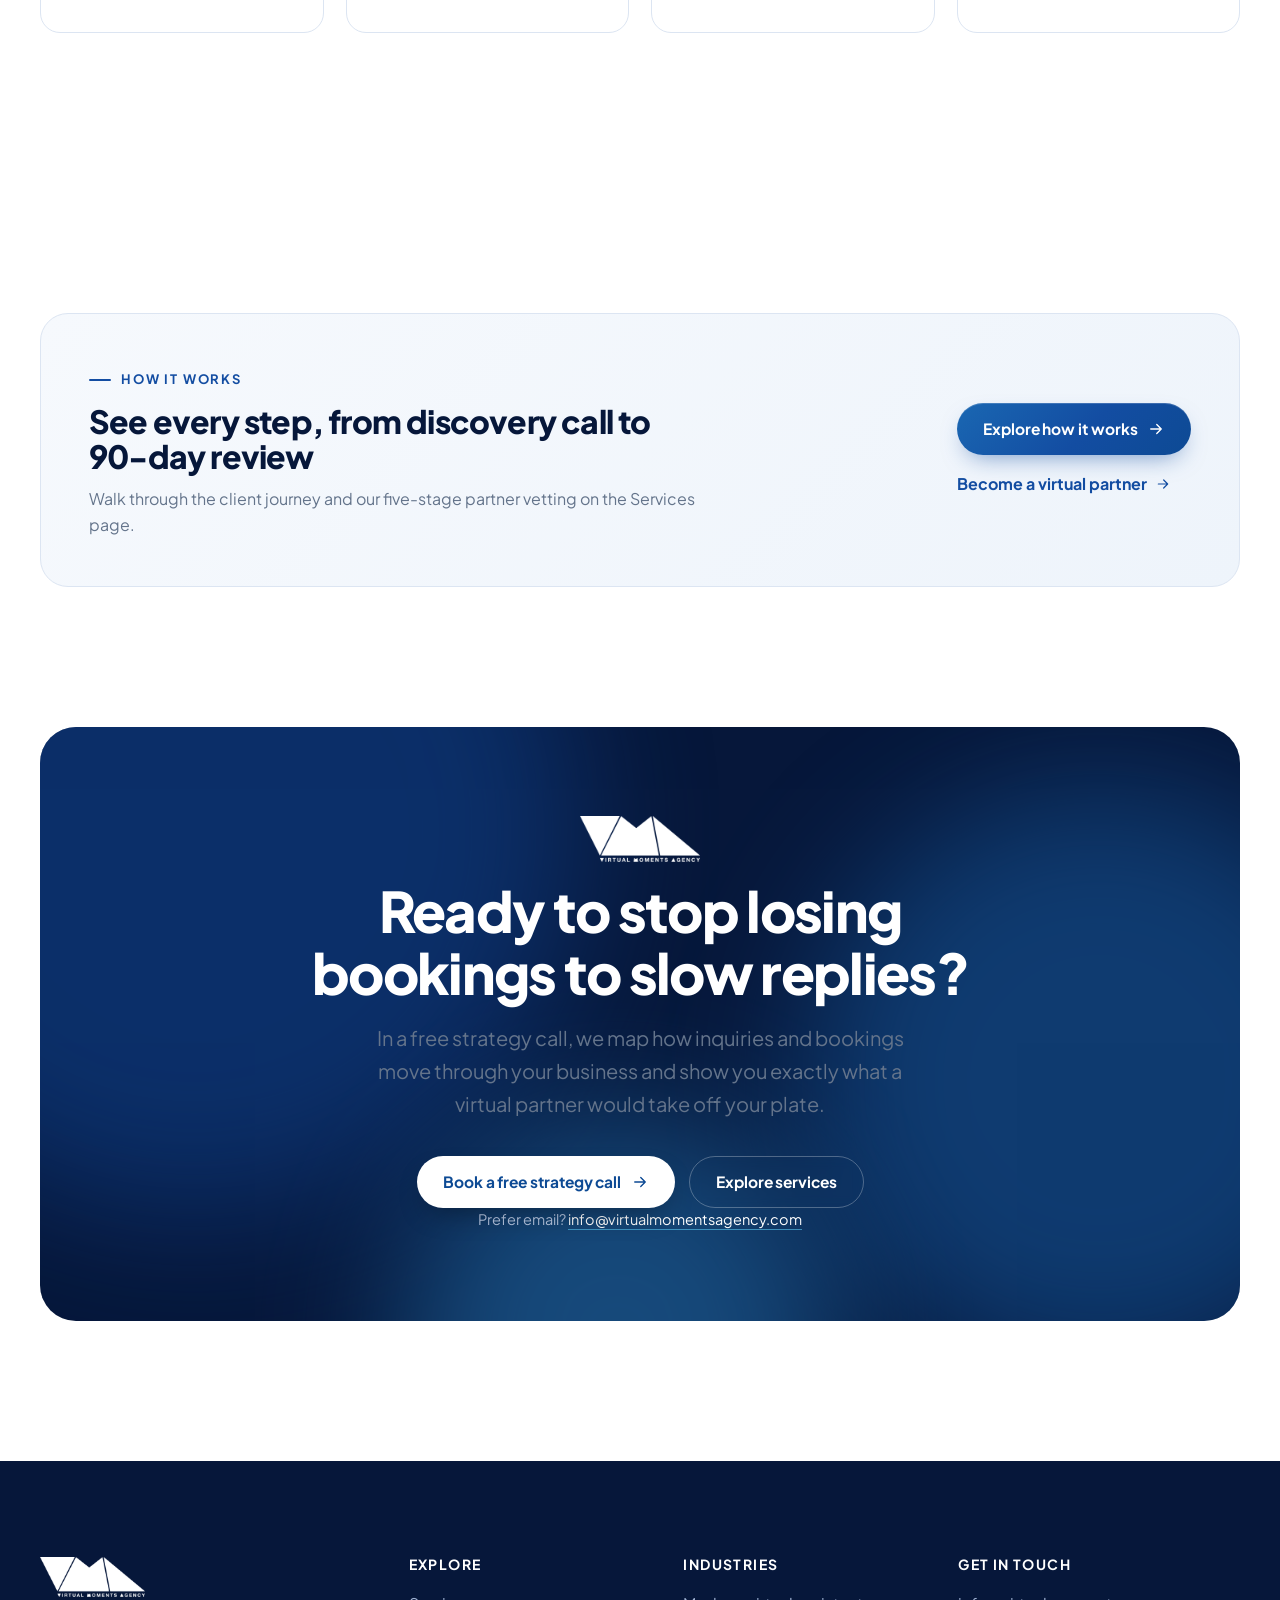
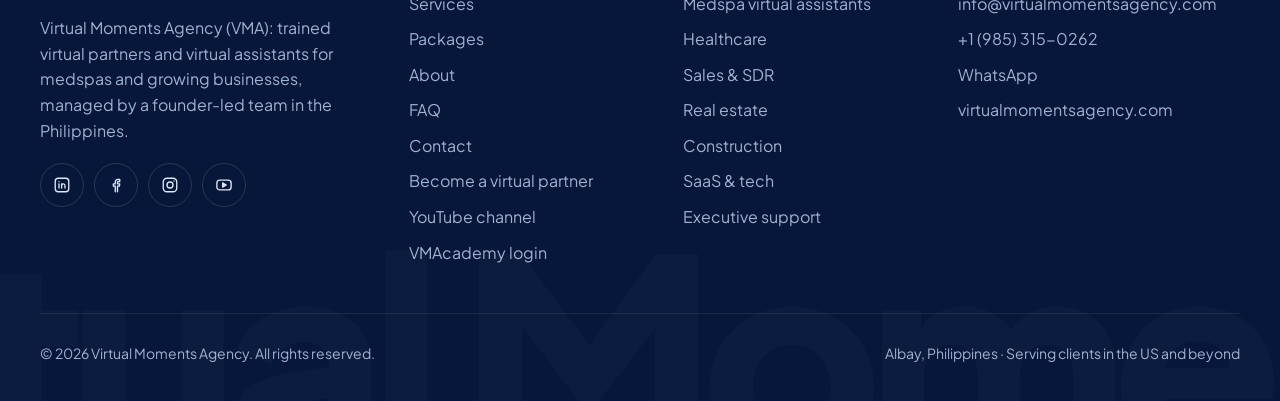
<file: about.html>
<!DOCTYPE html>
<html lang="en">
<head>
<meta charset="UTF-8">
<meta name="viewport" content="width=device-width, initial-scale=1, viewport-fit=cover">
<meta name="theme-color" content="#06173A">
<title>About VMA | Philippines-Based Virtual Assistant Agency</title>
<meta name="description" content="Founded in January 2024, VMA (Virtual Moments Agency) is a founder-led, Philippines-based team placing trained virtual assistants with growing businesses.">
<meta property="og:title" content="About VMA | Philippines-Based Virtual Assistant Agency">
<meta property="og:description" content="Founded in January 2024, VMA (Virtual Moments Agency) is a founder-led, Philippines-based team placing trained virtual assistants with growing businesses.">
<meta property="og:type" content="website">
<meta property="og:site_name" content="Virtual Moments Agency">
<meta property="og:url" content="https://virtualmomentsagency.com/about.html">
<meta property="og:image" content="https://virtualmomentsagency.com/img/og-image.jpg">
<meta property="og:image:width" content="1200">
<meta property="og:image:height" content="630">
<meta property="og:image:alt" content="Virtual Moments Agency (VMA): virtual assistants for medspas and growing businesses">
<meta name="twitter:card" content="summary_large_image">
<meta name="twitter:title" content="About VMA | Philippines-Based Virtual Assistant Agency">
<meta name="twitter:description" content="Founded in January 2024, VMA (Virtual Moments Agency) is a founder-led, Philippines-based team placing trained virtual assistants with growing businesses.">
<meta name="twitter:image" content="https://virtualmomentsagency.com/img/og-image.jpg">
<link rel="canonical" href="https://virtualmomentsagency.com/about.html">
<link rel="icon" href="/favicon.ico" sizes="48x48">
<link rel="icon" type="image/png" sizes="96x96" href="/favicon-96x96.png">
<link rel="icon" type="image/png" sizes="192x192" href="/favicon-192x192.png">
<link rel="apple-touch-icon" sizes="180x180" href="/apple-touch-icon.png">
<link rel="manifest" href="/site.webmanifest">
<link rel="preconnect" href="https://fonts.googleapis.com">
<link rel="preconnect" href="https://fonts.gstatic.com" crossorigin>
<link href="https://fonts.googleapis.com/css2?family=Plus+Jakarta+Sans:wght@400;500;600;700;800&display=swap" rel="stylesheet">
<link rel="stylesheet" href="assets/style.css?v=881f8dff42">
<script type="application/ld+json">
{"@context":"https://schema.org","@graph":[{"@type":"Organization","@id":"https://virtualmomentsagency.com/#org","name":"Virtual Moments Agency","alternateName":["VMA","Virtual Moments","VMA Virtual Assistants"],"description":"Virtual Moments Agency (VMA) is a Philippines-based virtual assistant agency that places trained, dedicated virtual assistants (virtual partners) with medspas and growing businesses.","url":"https://virtualmomentsagency.com/","logo":"https://virtualmomentsagency.com/favicon-512x512.png","image":"https://virtualmomentsagency.com/img/og-image.jpg","email":"info@virtualmomentsagency.com","telephone":"+1-985-315-0262","foundingDate":"2024-01","knowsAbout":["Virtual assistants","Medspa virtual assistants","Medspa front desk support","Lead follow-up","Appointment booking","Executive assistance","Sales development","Real estate virtual assistants"],"sameAs":["https://www.linkedin.com/company/virtual-moments-agency/","https://www.facebook.com/VirtualMomentsAgencyCareers","https://www.instagram.com/marionandres20","https://www.youtube.com/@VirtualMomentsAgency"]},{"@type":"WebSite","@id":"https://virtualmomentsagency.com/#website","name":"Virtual Moments Agency","alternateName":["VMA","Virtual Moments"],"url":"https://virtualmomentsagency.com/","publisher":{"@id":"https://virtualmomentsagency.com/#org"}}]}
</script>
</head>
<body data-page="about">
<div class="curtain" aria-hidden="true"><img src="img/logo.png" alt=""></div>
<div class="progress" aria-hidden="true"></div>

<header class="nav">
  <div class="container nav__inner">
    <a class="nav__logo" href="index.html" aria-label="Virtual Moments Agency home"><img src="img/logo.png" alt="Virtual Moments Agency" width="600" height="229"></a>
    <nav class="nav__links" aria-label="Main">
      <a class="nav__link" href="index.html">Home</a><a class="nav__link" href="services.html">Services</a><a class="nav__link" href="about.html" aria-current="page">About</a><a class="nav__link" href="faq.html">FAQ</a><a class="nav__link" href="contact.html">Contact</a><a class="nav__link" href="academy/">VMAcademy</a>
      <a class="btn btn--white btn--sm nav__cta" data-book href="https://calendar.app.google/Ckj8rndVta2pJSDK7" target="_blank" rel="noopener">Book a free strategy call <svg class="i arrow" aria-hidden="true"><use href="#i-arrow"/></svg></a>
    </nav>
    <button class="burger" aria-label="Open menu" aria-expanded="false" aria-controls="mobile-menu"><span></span><span></span><span></span></button>
  </div>
</header>
<div class="mobile-menu" id="mobile-menu">
  <nav aria-label="Mobile"><a href="index.html">Home<svg class="i arrow" aria-hidden="true"><use href="#i-arrow"/></svg></a><a href="services.html">Services<svg class="i arrow" aria-hidden="true"><use href="#i-arrow"/></svg></a><a href="about.html" aria-current="page">About<svg class="i arrow" aria-hidden="true"><use href="#i-arrow"/></svg></a><a href="faq.html">FAQ<svg class="i arrow" aria-hidden="true"><use href="#i-arrow"/></svg></a><a href="contact.html">Contact<svg class="i arrow" aria-hidden="true"><use href="#i-arrow"/></svg></a><a href="academy/">VMAcademy<svg class="i arrow" aria-hidden="true"><use href="#i-arrow"/></svg></a></nav>
  <div class="mobile-menu__foot">
    <a class="btn btn--white btn--block" data-book href="https://calendar.app.google/Ckj8rndVta2pJSDK7" target="_blank" rel="noopener">Book a free strategy call <svg class="i arrow" aria-hidden="true"><use href="#i-arrow"/></svg></a>
    <span>info@virtualmomentsagency.com</span>
    <a class="mm-yt" href="https://www.youtube.com/@VirtualMomentsAgency" target="_blank" rel="noopener"><svg class="i" aria-hidden="true"><use href="#i-youtube"/></svg> Watch us on YouTube</a>
    <a class="mm-yt" href="/academy/" target="_blank" rel="noopener"><svg class="i" aria-hidden="true"><use href="#i-shield"/></svg> VMAcademy login</a>
  </div>
</div>

<section class="page-hero">
  <div class="aurora" aria-hidden="true"><span></span><span></span><span></span></div>
  <div class="grid-lines" aria-hidden="true"></div>
  <div class="container">
    <div class="crumbs reveal"><a href="index.html">Home</a><span>/</span><span>About</span></div>
    <span class="eyebrow reveal" data-delay="1">About VMA</span>
    <h1 class="h-xl reveal" data-delay="2">A founder-led team behind every placement.</h1>
    <p class="lead reveal" data-delay="3">We started Virtual Moments Agency to help business owners focus on what truly matters, by taking care of the details that keep a business running.</p>
  </div>
</section>

<main>
<section class="section">
  <div class="container split">
    <div>
      <span class="eyebrow reveal">The VMA story</span>
      <h2 class="h-lg reveal" data-delay="1" style="margin:16px 0 20px">Built on a simple idea: you should get your time back.</h2>
      <p class="lead reveal" data-delay="2" style="margin-bottom:18px">Founded in January 2024, VMA grew quickly into a trusted partner for entrepreneurs, professionals and small businesses, and today focuses on medspa owners who need their front desk covered.</p>
      <p class="reveal" data-delay="3" style="color:var(--muted)">We maintain a select network of virtual partners who share our values, and match each one to a client's specific needs. Whether it's managing your calendar, answering inquiries or streamlining your workflow, we're with you every step of the way.</p>
      <div class="stat-row reveal" data-delay="4">
        <div class="stat"><b>2024</b><span>Founded</span></div>
        <div class="stat"><b>Founder-led</b><span>Involved in every placement</span></div>
      </div>
    </div>
    <div class="split__media reveal" data-delay="1">
      <img src="img/team.jpg" alt="Team in a strategy planning meeting">
    </div>
  </div>
</section>

<section class="section section--dark">
  <div class="container">
    <div class="grid-2" style="text-align:left;gap:clamp(28px,5vw,64px)">
      <div class="reveal"><span class="eyebrow">Our mission</span><p class="h-md" style="color:#fff;font-weight:700;line-height:1.4;letter-spacing:-.02em;margin-top:16px">To help people live better lives by powering businesses with exceptional virtual talent, smart solutions and meaningful support that makes success more human, more accessible and more impactful.</p></div>
      <div class="reveal" data-delay="1"><span class="eyebrow">Our vision</span><p class="h-md" style="color:#fff;font-weight:700;line-height:1.4;letter-spacing:-.02em;margin-top:16px">To become the most trusted partner for businesses and professionals worldwide, where growth meets purpose and every virtual moment creates real, lasting change.</p></div>
    </div>
  </div>
</section>

<section class="section">
  <div class="container">
    <div class="section-head reveal">
      <span class="eyebrow">Leadership</span>
      <h2 class="h-lg">The people you'll work with</h2>
    </div>
    <div class="grid-2">
      <article class="person reveal">
        <div class="person__img"><img src="img/founder.jpg" alt="Vener Marion Andres"></div>
        <div class="person__body">
          <h3>Vener Marion Andres</h3>
          <p class="person__role">Founder &amp; CEO</p>
          <p>Leads VMA's client strategy, drawing on a background in sales, account management and cold calling to build strong, lasting client relationships.</p>
          <a class="link-arrow" href="https://www.linkedin.com/in/vener-marion-andres-5893a4287/" target="_blank" rel="noopener">LinkedIn <svg class="i arrow" aria-hidden="true"><use href="#i-arrow"/></svg></a>
        </div>
      </article>
      <article class="person reveal" data-delay="1">
        <div class="person__img"><img src="img/director.jpg" alt="Hemer Joy Andres"></div>
        <div class="person__body">
          <h3>Hemer Joy Andres</h3>
          <p class="person__role">Co-Founder &amp; COO</p>
          <p>For nearly a decade, the trusted right hand to business owners, coaches and entrepreneurs. Leads operations and the vetting of every virtual partner.</p>
          <a class="link-arrow" href="https://www.linkedin.com/in/hemer-joy-andres-440a67122/" target="_blank" rel="noopener">LinkedIn <svg class="i arrow" aria-hidden="true"><use href="#i-arrow"/></svg></a>
        </div>
      </article>
    </div>
  </div>
</section>

<section class="section section--mist">
  <div class="container split">
    <div>
      <span class="eyebrow reveal">In a client's words</span>
      <h2 class="h-lg reveal" data-delay="1" style="margin:16px 0 18px">“I would say about a 10.”</h2>
      <p class="lead reveal" data-delay="2">Lorraine works with her VMA virtual partner, Chris, and with Marion directly. Hear what that partnership is like, in under a minute.</p>
      <div class="reveal" data-delay="3" style="margin-top:28px"><a class="btn btn--primary" data-book href="https://calendar.app.google/Ckj8rndVta2pJSDK7" target="_blank" rel="noopener">Book a free strategy call <svg class="i arrow" aria-hidden="true"><use href="#i-arrow"/></svg></a></div>
    </div>
    
      <figure class="vcard reveal" data-delay="1">
        <div class="vcard__frame">
          <video class="vcard__video" preload="none" playsinline controlslist="nodownload" poster="img/lorraine-poster.jpg" aria-label="Video testimonial from Lorraine C., a VMA client">
            <source src="img/lorraine-testimonial.mp4" type="video/mp4">
          </video>
          <button class="vcard__play" type="button" aria-label="Play Lorraine's video testimonial">
            <span class="vcard__btn"><svg viewBox="0 0 24 24" aria-hidden="true"><path d="M8 5.5v13l10.5-6.5L8 5.5Z" fill="currentColor"/></svg></span>
            <span class="vcard__label">Watch Lorraine's story <small>56 sec · captions on</small></span>
          </button>
        </div>
        <figcaption class="vcard__more"><a class="link-arrow" href="https://www.youtube.com/@VirtualMomentsAgency" target="_blank" rel="noopener"><svg class="i" aria-hidden="true"><use href="#i-youtube"/></svg> Watch more on our YouTube channel <svg class="i arrow" aria-hidden="true"><use href="#i-arrow"/></svg></a></figcaption>
      </figure>
  </div>
</section>

<section class="section">
  <div class="container">
    <div class="section-head reveal">
      <span class="eyebrow">What we stand for</span>
      <h2 class="h-lg">How we work</h2>
    </div>
    <div class="grid-4">
      <div class="card spot reveal" data-delay="0"><span class="ic"><svg class="i" aria-hidden="true"><use href="#i-users"/></svg></span><h3>Partnership over process</h3><p>We work as an extension of your team, not a vendor handing off tasks.</p></div>
      <div class="card spot reveal" data-delay="1"><span class="ic"><svg class="i" aria-hidden="true"><use href="#i-bolt"/></svg></span><h3>Smart support with initiative</h3><p>Our virtual partners anticipate what's next instead of waiting to be asked.</p></div>
      <div class="card spot reveal" data-delay="2"><span class="ic"><svg class="i" aria-hidden="true"><use href="#i-target"/></svg></span><h3>Adaptable and results-driven</h3><p>Every placement is shaped around your workflows, tools and goals.</p></div>
      <div class="card spot reveal" data-delay="3"><span class="ic"><svg class="i" aria-hidden="true"><use href="#i-refresh"/></svg></span><h3>Always improving, always aligned</h3><p>Regular reviews and feedback keep your support sharp as you grow.</p></div>
    </div>
  </div>
</section>

<section class="section">
  <div class="container">
    <div class="teaser spot reveal">
      <div>
        <span class="eyebrow">How it works</span>
        <h2 class="h-md" style="margin:14px 0 12px">See every step, from discovery call to 90-day review</h2>
        <p style="color:var(--muted)">Walk through the client journey and our five-stage partner vetting on the Services page.</p>
      </div>
      <div class="teaser__actions">
        <a class="btn btn--primary" href="services.html#how-it-works">Explore how it works <svg class="i arrow" aria-hidden="true"><use href="#i-arrow"/></svg></a>
        <a class="link-arrow" href="https://forms.gle/vFNCgNB1fBoum96cA" target="_blank" rel="noopener">Become a virtual partner <svg class="i arrow" aria-hidden="true"><use href="#i-arrow"/></svg></a>
      </div>
    </div>
  </div>
</section>


<section class="section" style="padding-top:0">
  <div class="container">
    <div class="cta spot reveal">
      <div class="aurora" aria-hidden="true"><span></span><span></span><span></span></div>
      <img class="cta__logo" src="img/logo.png" alt="Virtual Moments Agency">
      <h2 class="h-lg">Ready to stop losing bookings to slow replies?</h2>
      <p class="lead">In a free strategy call, we map how inquiries and bookings move through your business and show you exactly what a virtual partner would take off your plate.</p>
      <div class="cta__actions">
        <a class="btn btn--white" data-book href="https://calendar.app.google/Ckj8rndVta2pJSDK7" target="_blank" rel="noopener">Book a free strategy call <svg class="i arrow" aria-hidden="true"><use href="#i-arrow"/></svg></a>
        <a class="btn btn--ghost" href="services.html">Explore services</a>
      </div>
      <p class="cta__note">Prefer email? <a href="mailto:info@virtualmomentsagency.com">info@virtualmomentsagency.com</a></p>
    </div>
  </div>
</section>

</main>

<footer class="footer">
  <div class="container">
    <div class="footer__top">
      <div>
        <img class="footer__logo" src="img/logo.png" alt="Virtual Moments Agency">
        <p>Virtual Moments Agency (VMA): trained virtual partners and virtual assistants for medspas and growing businesses, managed by a founder-led team in the Philippines.</p>
        <div class="footer__social">
          <a href="https://www.linkedin.com/company/virtual-moments-agency/" target="_blank" rel="noopener" aria-label="LinkedIn"><svg class="i" aria-hidden="true"><use href="#i-linkedin"/></svg></a>
          <a href="https://www.facebook.com/VirtualMomentsAgencyCareers" target="_blank" rel="noopener" aria-label="Facebook"><svg class="i" aria-hidden="true"><use href="#i-facebook"/></svg></a>
          <a href="https://www.instagram.com/marionandres20" target="_blank" rel="noopener" aria-label="Instagram"><svg class="i" aria-hidden="true"><use href="#i-instagram"/></svg></a>
          <a href="https://www.youtube.com/@VirtualMomentsAgency" target="_blank" rel="noopener" aria-label="YouTube"><svg class="i" aria-hidden="true"><use href="#i-youtube"/></svg></a>
        </div>
      </div>
      <div>
        <h4>Explore</h4>
        <ul>
          <li><a href="services.html">Services</a></li>
          <li><a href="services.html#packages">Packages</a></li>
          <li><a href="about.html">About</a></li>
          <li><a href="faq.html">FAQ</a></li>
          <li><a href="contact.html">Contact</a></li>
          <li><a href="https://forms.gle/vFNCgNB1fBoum96cA" target="_blank" rel="noopener">Become a virtual partner</a></li>
          <li><a href="https://www.youtube.com/@VirtualMomentsAgency" target="_blank" rel="noopener">YouTube channel</a></li>
          <li><a href="/academy/" target="_blank" rel="noopener">VMAcademy login</a></li>
        </ul>
      </div>
      <div>
        <h4>Industries</h4>
        <ul>
          <li><a href="medspa-virtual-assistant.html">Medspa virtual assistants</a></li>
          <li><a href="services.html#healthcare">Healthcare</a></li>
          <li><a href="services.html#sales">Sales &amp; SDR</a></li>
          <li><a href="services.html#real-estate">Real estate</a></li>
          <li><a href="services.html#construction">Construction</a></li>
          <li><a href="services.html#saas">SaaS &amp; tech</a></li>
          <li><a href="services.html#executive">Executive support</a></li>
        </ul>
      </div>
      <div>
        <h4>Get in touch</h4>
        <ul>
          <li><a href="mailto:info@virtualmomentsagency.com">info@virtualmomentsagency.com</a></li>
          <li><a href="tel:+19853150262">+1 (985) 315-0262</a></li>
          <li><a href="https://wa.me/message/63AN23BO226RG1" target="_blank" rel="noopener">WhatsApp</a></li>
          <li>virtualmomentsagency.com</li>
        </ul>
      </div>
    </div>
    <div class="footer__bottom">
      <span>&copy; <span data-year>2026</span> Virtual Moments Agency. All rights reserved.</span>
      <span>Albay, Philippines &middot; Serving clients in the US and beyond</span>
    </div>
  </div>
  <div class="footer__big" aria-hidden="true">Virtual Moments</div>
</footer>
<div class="mbar">
  <a class="btn btn--white" data-book href="https://calendar.app.google/Ckj8rndVta2pJSDK7" target="_blank" rel="noopener" data-no-magnet>Book a free strategy call</a>
  <a class="mbar__mail" href="contact.html" aria-label="Contact VMA"><svg class="i" aria-hidden="true"><use href="#i-mail"/></svg></a>
</div>
<script src="assets/app.js?v=6c04a18459" defer></script>
</body>
</html>
</file>
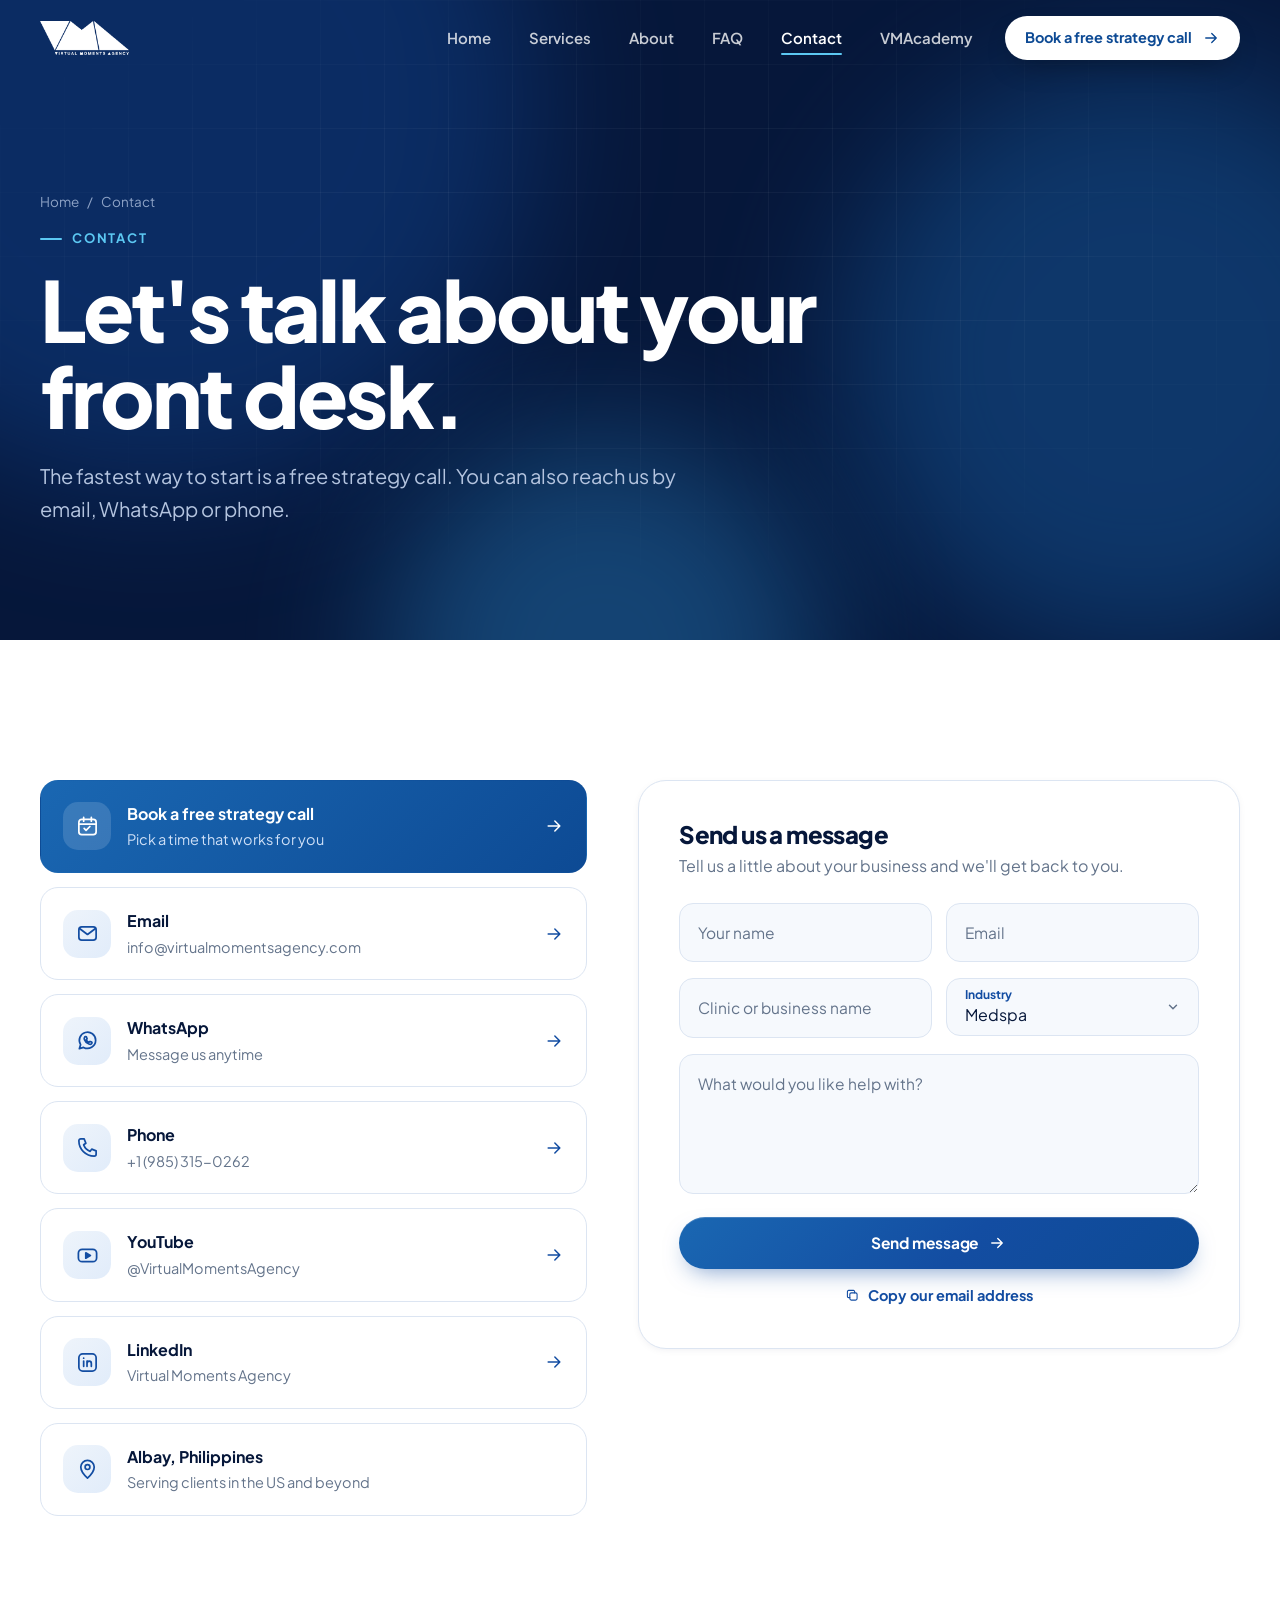
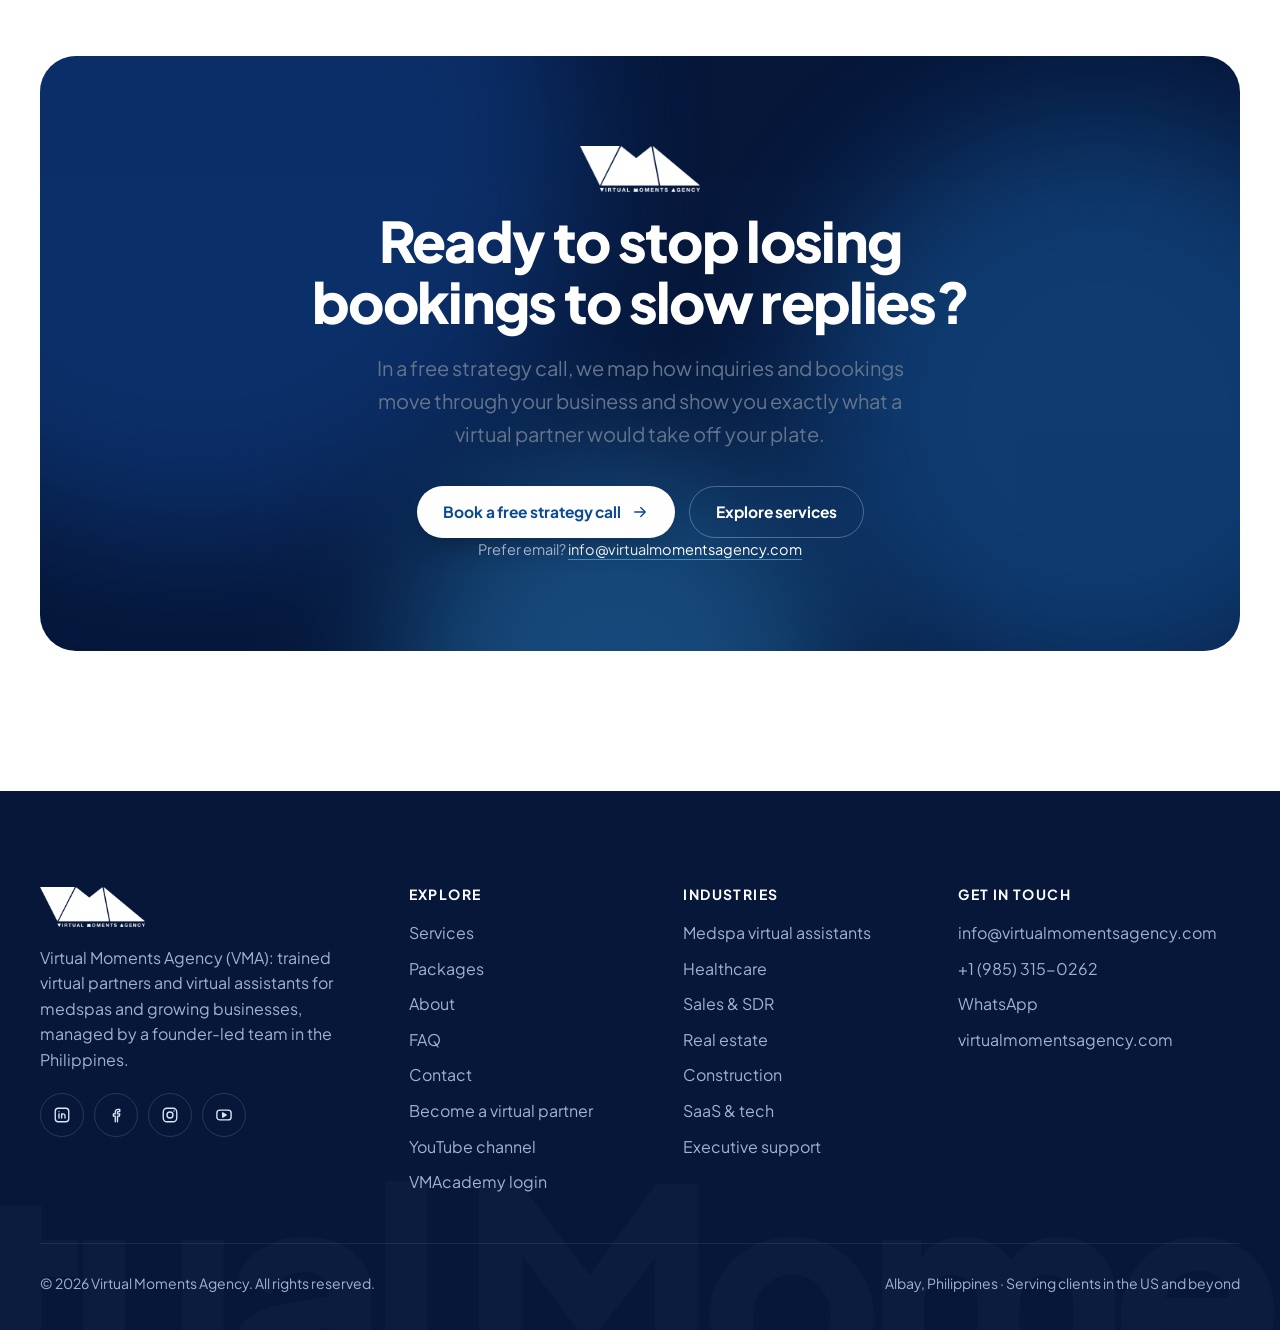
<file: contact.html>
<!DOCTYPE html>
<html lang="en">
<head>
<meta charset="UTF-8">
<meta name="viewport" content="width=device-width, initial-scale=1, viewport-fit=cover">
<meta name="theme-color" content="#06173A">
<title>Contact VMA | Virtual Moments Agency</title>
<meta name="description" content="Book a free strategy call with VMA (Virtual Moments Agency) or reach us by email, WhatsApp or phone to find your virtual assistant.">
<meta property="og:title" content="Contact VMA | Virtual Moments Agency">
<meta property="og:description" content="Book a free strategy call with VMA (Virtual Moments Agency) or reach us by email, WhatsApp or phone to find your virtual assistant.">
<meta property="og:type" content="website">
<meta property="og:site_name" content="Virtual Moments Agency">
<meta property="og:url" content="https://virtualmomentsagency.com/contact.html">
<meta property="og:image" content="https://virtualmomentsagency.com/img/og-image.jpg">
<meta property="og:image:width" content="1200">
<meta property="og:image:height" content="630">
<meta property="og:image:alt" content="Virtual Moments Agency (VMA): virtual assistants for medspas and growing businesses">
<meta name="twitter:card" content="summary_large_image">
<meta name="twitter:title" content="Contact VMA | Virtual Moments Agency">
<meta name="twitter:description" content="Book a free strategy call with VMA (Virtual Moments Agency) or reach us by email, WhatsApp or phone to find your virtual assistant.">
<meta name="twitter:image" content="https://virtualmomentsagency.com/img/og-image.jpg">
<link rel="canonical" href="https://virtualmomentsagency.com/contact.html">
<link rel="icon" href="/favicon.ico" sizes="48x48">
<link rel="icon" type="image/png" sizes="96x96" href="/favicon-96x96.png">
<link rel="icon" type="image/png" sizes="192x192" href="/favicon-192x192.png">
<link rel="apple-touch-icon" sizes="180x180" href="/apple-touch-icon.png">
<link rel="manifest" href="/site.webmanifest">
<link rel="preconnect" href="https://fonts.googleapis.com">
<link rel="preconnect" href="https://fonts.gstatic.com" crossorigin>
<link href="https://fonts.googleapis.com/css2?family=Plus+Jakarta+Sans:wght@400;500;600;700;800&display=swap" rel="stylesheet">
<link rel="stylesheet" href="assets/style.css?v=881f8dff42">
<script type="application/ld+json">
{"@context":"https://schema.org","@graph":[{"@type":"Organization","@id":"https://virtualmomentsagency.com/#org","name":"Virtual Moments Agency","alternateName":["VMA","Virtual Moments","VMA Virtual Assistants"],"description":"Virtual Moments Agency (VMA) is a Philippines-based virtual assistant agency that places trained, dedicated virtual assistants (virtual partners) with medspas and growing businesses.","url":"https://virtualmomentsagency.com/","logo":"https://virtualmomentsagency.com/favicon-512x512.png","image":"https://virtualmomentsagency.com/img/og-image.jpg","email":"info@virtualmomentsagency.com","telephone":"+1-985-315-0262","foundingDate":"2024-01","knowsAbout":["Virtual assistants","Medspa virtual assistants","Medspa front desk support","Lead follow-up","Appointment booking","Executive assistance","Sales development","Real estate virtual assistants"],"sameAs":["https://www.linkedin.com/company/virtual-moments-agency/","https://www.facebook.com/VirtualMomentsAgencyCareers","https://www.instagram.com/marionandres20","https://www.youtube.com/@VirtualMomentsAgency"]},{"@type":"WebSite","@id":"https://virtualmomentsagency.com/#website","name":"Virtual Moments Agency","alternateName":["VMA","Virtual Moments"],"url":"https://virtualmomentsagency.com/","publisher":{"@id":"https://virtualmomentsagency.com/#org"}}]}
</script>
</head>
<body data-page="contact">
<div class="curtain" aria-hidden="true"><img src="img/logo.png" alt=""></div>
<div class="progress" aria-hidden="true"></div>

<header class="nav">
  <div class="container nav__inner">
    <a class="nav__logo" href="index.html" aria-label="Virtual Moments Agency home"><img src="img/logo.png" alt="Virtual Moments Agency" width="600" height="229"></a>
    <nav class="nav__links" aria-label="Main">
      <a class="nav__link" href="index.html">Home</a><a class="nav__link" href="services.html">Services</a><a class="nav__link" href="about.html">About</a><a class="nav__link" href="faq.html">FAQ</a><a class="nav__link" href="contact.html" aria-current="page">Contact</a><a class="nav__link" href="academy/">VMAcademy</a>
      <a class="btn btn--white btn--sm nav__cta" data-book href="https://calendar.app.google/Ckj8rndVta2pJSDK7" target="_blank" rel="noopener">Book a free strategy call <svg class="i arrow" aria-hidden="true"><use href="#i-arrow"/></svg></a>
    </nav>
    <button class="burger" aria-label="Open menu" aria-expanded="false" aria-controls="mobile-menu"><span></span><span></span><span></span></button>
  </div>
</header>
<div class="mobile-menu" id="mobile-menu">
  <nav aria-label="Mobile"><a href="index.html">Home<svg class="i arrow" aria-hidden="true"><use href="#i-arrow"/></svg></a><a href="services.html">Services<svg class="i arrow" aria-hidden="true"><use href="#i-arrow"/></svg></a><a href="about.html">About<svg class="i arrow" aria-hidden="true"><use href="#i-arrow"/></svg></a><a href="faq.html">FAQ<svg class="i arrow" aria-hidden="true"><use href="#i-arrow"/></svg></a><a href="contact.html" aria-current="page">Contact<svg class="i arrow" aria-hidden="true"><use href="#i-arrow"/></svg></a><a href="academy/">VMAcademy<svg class="i arrow" aria-hidden="true"><use href="#i-arrow"/></svg></a></nav>
  <div class="mobile-menu__foot">
    <a class="btn btn--white btn--block" data-book href="https://calendar.app.google/Ckj8rndVta2pJSDK7" target="_blank" rel="noopener">Book a free strategy call <svg class="i arrow" aria-hidden="true"><use href="#i-arrow"/></svg></a>
    <span>info@virtualmomentsagency.com</span>
    <a class="mm-yt" href="https://www.youtube.com/@VirtualMomentsAgency" target="_blank" rel="noopener"><svg class="i" aria-hidden="true"><use href="#i-youtube"/></svg> Watch us on YouTube</a>
    <a class="mm-yt" href="/academy/" target="_blank" rel="noopener"><svg class="i" aria-hidden="true"><use href="#i-shield"/></svg> VMAcademy login</a>
  </div>
</div>

<section class="page-hero">
  <div class="aurora" aria-hidden="true"><span></span><span></span><span></span></div>
  <div class="grid-lines" aria-hidden="true"></div>
  <div class="container">
    <div class="crumbs reveal"><a href="index.html">Home</a><span>/</span><span>Contact</span></div>
    <span class="eyebrow reveal" data-delay="1">Contact</span>
    <h1 class="h-xl reveal" data-delay="2">Let's talk about your front desk.</h1>
    <p class="lead reveal" data-delay="3">The fastest way to start is a free strategy call. You can also reach us by email, WhatsApp or phone.</p>
  </div>
</section>

<main>
<section class="section">
  <div class="container contact-grid">
    <div class="contact-cards">
      <a class="ccard spot reveal" data-book href="https://calendar.app.google/Ckj8rndVta2pJSDK7" target="_blank" rel="noopener" style="background:linear-gradient(135deg,var(--light),var(--deep));border-color:transparent;color:#fff">
        <span class="ic" style="background:rgba(255,255,255,.14);color:#fff"><svg class="i" aria-hidden="true"><use href="#i-calendar"/></svg></span>
        <span><b style="color:#fff">Book a free strategy call</b><small style="color:#CFE0F7">Pick a time that works for you</small></span>
        <svg class="i go" style="color:#fff" aria-hidden="true"><use href="#i-arrow"/></svg>
      </a>
      <a class="ccard spot reveal" data-delay="1" href="mailto:info@virtualmomentsagency.com"><span class="ic"><svg class="i" aria-hidden="true"><use href="#i-mail"/></svg></span><span><b>Email</b><small>info@virtualmomentsagency.com</small></span><svg class="i go" aria-hidden="true"><use href="#i-arrow"/></svg></a>
      <a class="ccard spot reveal" data-delay="2" href="https://wa.me/message/63AN23BO226RG1" target="_blank" rel="noopener"><span class="ic"><svg class="i" aria-hidden="true"><use href="#i-whatsapp"/></svg></span><span><b>WhatsApp</b><small>Message us anytime</small></span><svg class="i go" aria-hidden="true"><use href="#i-arrow"/></svg></a>
      <a class="ccard spot reveal" data-delay="3" href="tel:+19853150262"><span class="ic"><svg class="i" aria-hidden="true"><use href="#i-phone"/></svg></span><span><b>Phone</b><small>+1 (985) 315-0262</small></span><svg class="i go" aria-hidden="true"><use href="#i-arrow"/></svg></a>
      <a class="ccard spot reveal" data-delay="4" href="https://www.youtube.com/@VirtualMomentsAgency" target="_blank" rel="noopener"><span class="ic"><svg class="i" aria-hidden="true"><use href="#i-youtube"/></svg></span><span><b>YouTube</b><small>@VirtualMomentsAgency</small></span><svg class="i go" aria-hidden="true"><use href="#i-arrow"/></svg></a>
      <a class="ccard spot reveal" data-delay="4" href="https://www.linkedin.com/company/virtual-moments-agency/" target="_blank" rel="noopener"><span class="ic"><svg class="i" aria-hidden="true"><use href="#i-linkedin"/></svg></span><span><b>LinkedIn</b><small>Virtual Moments Agency</small></span><svg class="i go" aria-hidden="true"><use href="#i-arrow"/></svg></a>
      <div class="ccard reveal" data-delay="5"><span class="ic"><svg class="i" aria-hidden="true"><use href="#i-pin"/></svg></span><span><b>Albay, Philippines</b><small>Serving clients in the US and beyond</small></span></div>
    </div>

    <form class="form reveal" data-delay="1" data-contact-form>
      <h3>Send us a message</h3>
      <p>Tell us a little about your business and we'll get back to you.</p>
      <div class="field-row">
        <div class="field"><input id="f-name" name="name" placeholder=" " required autocomplete="name"><label for="f-name">Your name</label></div>
        <div class="field"><input id="f-email" name="email" type="email" placeholder=" " required autocomplete="email" inputmode="email"><label for="f-email">Email</label></div>
      </div>
      <div class="field-row">
        <div class="field"><input id="f-biz" name="biz" placeholder=" " autocomplete="organization"><label for="f-biz">Clinic or business name</label></div>
        <div class="field">
          <select id="f-industry" name="industry">
            <option>Medspa</option><option>Healthcare</option><option>Sales &amp; SDR</option><option>Real estate</option><option>Construction</option><option>SaaS &amp; tech</option><option>Executive support</option><option>Other</option>
          </select><label for="f-industry">Industry</label>
        </div>
      </div>
      <div class="field"><textarea id="f-msg" name="message" placeholder=" " rows="4"></textarea><label for="f-msg">What would you like help with?</label></div>
      <input type="text" name="_honey" tabindex="-1" autocomplete="off" aria-hidden="true" style="position:absolute;left:-9999px;width:1px;height:1px;opacity:0">
      <button class="btn btn--primary btn--block" type="submit"><span class="btn-label">Send message</span> <svg class="i arrow" aria-hidden="true"><use href="#i-arrow"/></svg></button>
      <p class="form-msg" role="status" aria-live="polite"></p>
      <div style="display:flex;justify-content:center;margin-top:14px">
        <button type="button" class="link-arrow" data-copy="info@virtualmomentsagency.com" style="font-size:14.5px"><svg class="i" aria-hidden="true"><use href="#i-copy"/></svg> <span>Copy our email address</span></button>
      </div>
    </form>
  </div>
</section>

<section class="section" style="padding-top:0">
  <div class="container">
    <div class="cta spot reveal">
      <div class="aurora" aria-hidden="true"><span></span><span></span><span></span></div>
      <img class="cta__logo" src="img/logo.png" alt="Virtual Moments Agency">
      <h2 class="h-lg">Ready to stop losing bookings to slow replies?</h2>
      <p class="lead">In a free strategy call, we map how inquiries and bookings move through your business and show you exactly what a virtual partner would take off your plate.</p>
      <div class="cta__actions">
        <a class="btn btn--white" data-book href="https://calendar.app.google/Ckj8rndVta2pJSDK7" target="_blank" rel="noopener">Book a free strategy call <svg class="i arrow" aria-hidden="true"><use href="#i-arrow"/></svg></a>
        <a class="btn btn--ghost" href="services.html">Explore services</a>
      </div>
      <p class="cta__note">Prefer email? <a href="mailto:info@virtualmomentsagency.com">info@virtualmomentsagency.com</a></p>
    </div>
  </div>
</section>

</main>

<footer class="footer">
  <div class="container">
    <div class="footer__top">
      <div>
        <img class="footer__logo" src="img/logo.png" alt="Virtual Moments Agency">
        <p>Virtual Moments Agency (VMA): trained virtual partners and virtual assistants for medspas and growing businesses, managed by a founder-led team in the Philippines.</p>
        <div class="footer__social">
          <a href="https://www.linkedin.com/company/virtual-moments-agency/" target="_blank" rel="noopener" aria-label="LinkedIn"><svg class="i" aria-hidden="true"><use href="#i-linkedin"/></svg></a>
          <a href="https://www.facebook.com/VirtualMomentsAgencyCareers" target="_blank" rel="noopener" aria-label="Facebook"><svg class="i" aria-hidden="true"><use href="#i-facebook"/></svg></a>
          <a href="https://www.instagram.com/marionandres20" target="_blank" rel="noopener" aria-label="Instagram"><svg class="i" aria-hidden="true"><use href="#i-instagram"/></svg></a>
          <a href="https://www.youtube.com/@VirtualMomentsAgency" target="_blank" rel="noopener" aria-label="YouTube"><svg class="i" aria-hidden="true"><use href="#i-youtube"/></svg></a>
        </div>
      </div>
      <div>
        <h4>Explore</h4>
        <ul>
          <li><a href="services.html">Services</a></li>
          <li><a href="services.html#packages">Packages</a></li>
          <li><a href="about.html">About</a></li>
          <li><a href="faq.html">FAQ</a></li>
          <li><a href="contact.html">Contact</a></li>
          <li><a href="https://forms.gle/vFNCgNB1fBoum96cA" target="_blank" rel="noopener">Become a virtual partner</a></li>
          <li><a href="https://www.youtube.com/@VirtualMomentsAgency" target="_blank" rel="noopener">YouTube channel</a></li>
          <li><a href="/academy/" target="_blank" rel="noopener">VMAcademy login</a></li>
        </ul>
      </div>
      <div>
        <h4>Industries</h4>
        <ul>
          <li><a href="medspa-virtual-assistant.html">Medspa virtual assistants</a></li>
          <li><a href="services.html#healthcare">Healthcare</a></li>
          <li><a href="services.html#sales">Sales &amp; SDR</a></li>
          <li><a href="services.html#real-estate">Real estate</a></li>
          <li><a href="services.html#construction">Construction</a></li>
          <li><a href="services.html#saas">SaaS &amp; tech</a></li>
          <li><a href="services.html#executive">Executive support</a></li>
        </ul>
      </div>
      <div>
        <h4>Get in touch</h4>
        <ul>
          <li><a href="mailto:info@virtualmomentsagency.com">info@virtualmomentsagency.com</a></li>
          <li><a href="tel:+19853150262">+1 (985) 315-0262</a></li>
          <li><a href="https://wa.me/message/63AN23BO226RG1" target="_blank" rel="noopener">WhatsApp</a></li>
          <li>virtualmomentsagency.com</li>
        </ul>
      </div>
    </div>
    <div class="footer__bottom">
      <span>&copy; <span data-year>2026</span> Virtual Moments Agency. All rights reserved.</span>
      <span>Albay, Philippines &middot; Serving clients in the US and beyond</span>
    </div>
  </div>
  <div class="footer__big" aria-hidden="true">Virtual Moments</div>
</footer>
<div class="mbar">
  <a class="btn btn--white" data-book href="https://calendar.app.google/Ckj8rndVta2pJSDK7" target="_blank" rel="noopener" data-no-magnet>Book a free strategy call</a>
  <a class="mbar__mail" href="contact.html" aria-label="Contact VMA"><svg class="i" aria-hidden="true"><use href="#i-mail"/></svg></a>
</div>
<script src="assets/app.js?v=6c04a18459" defer></script>
</body>
</html>
</file>
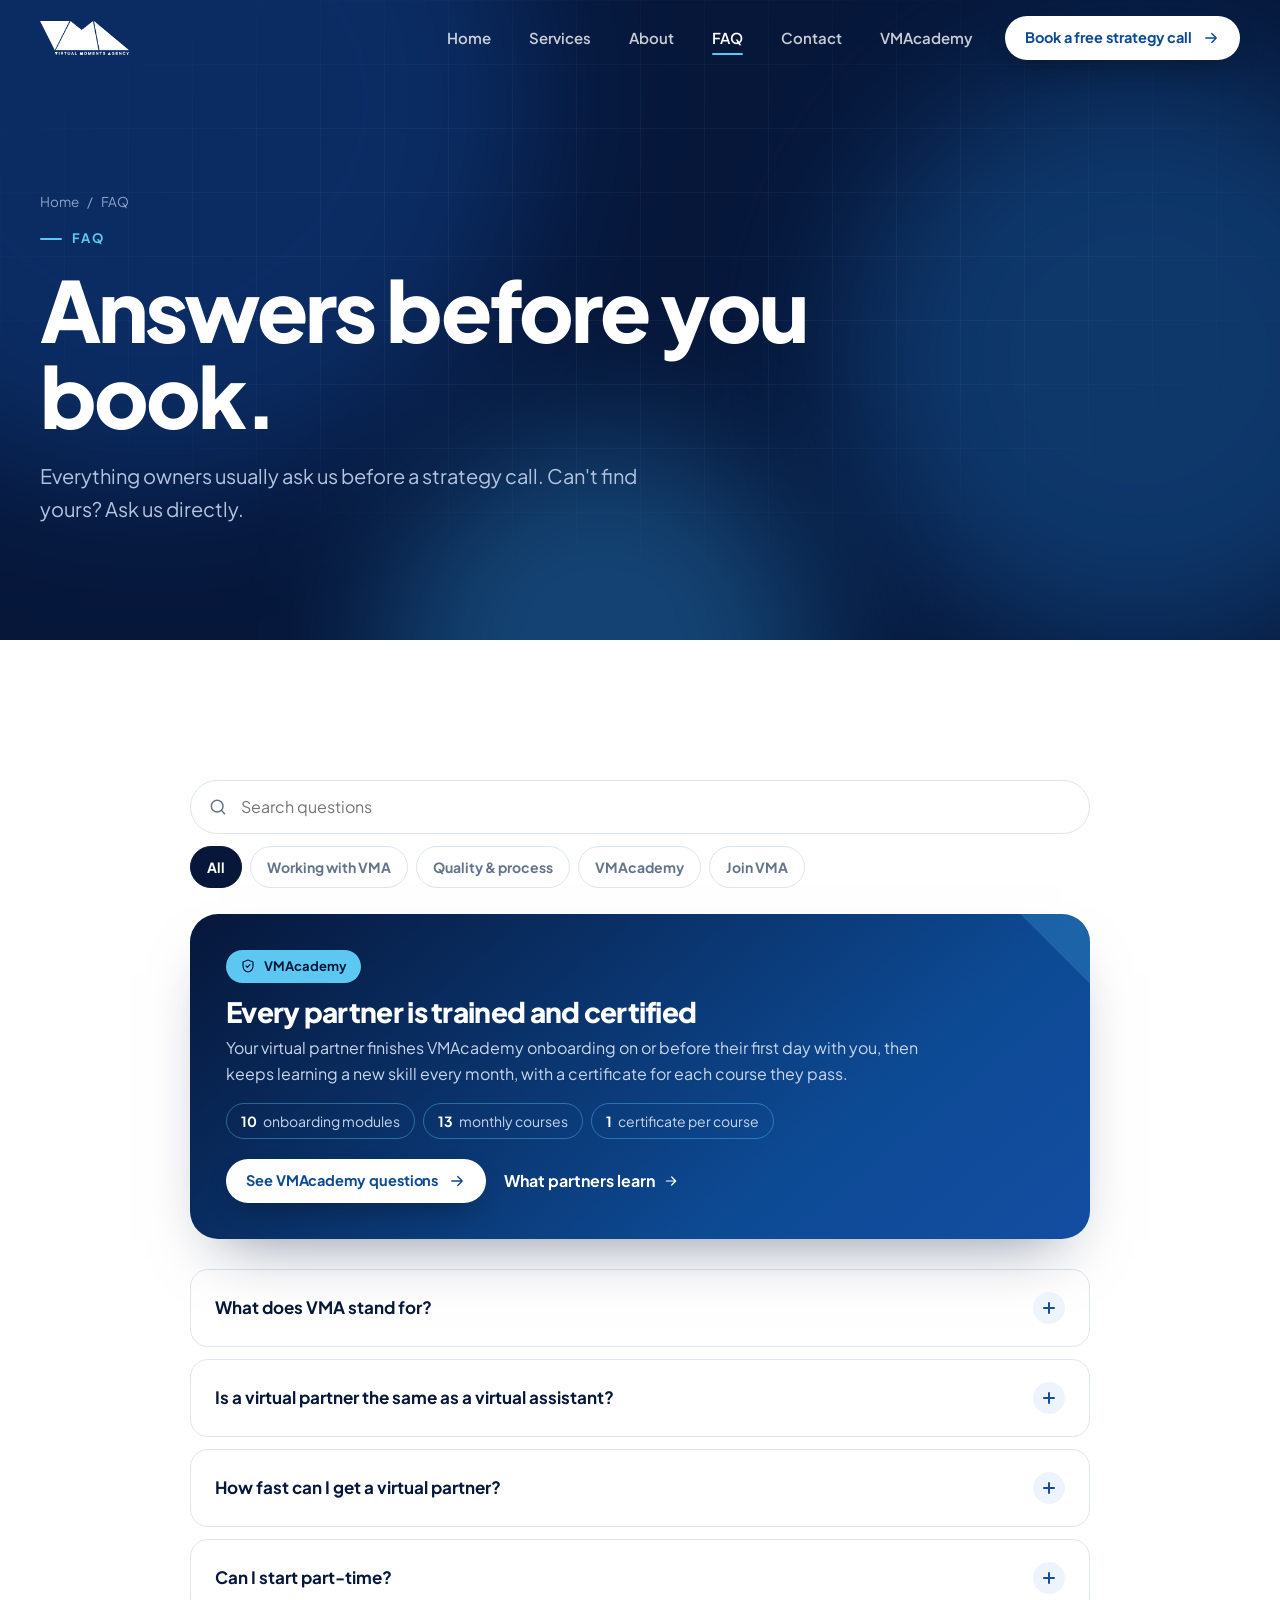
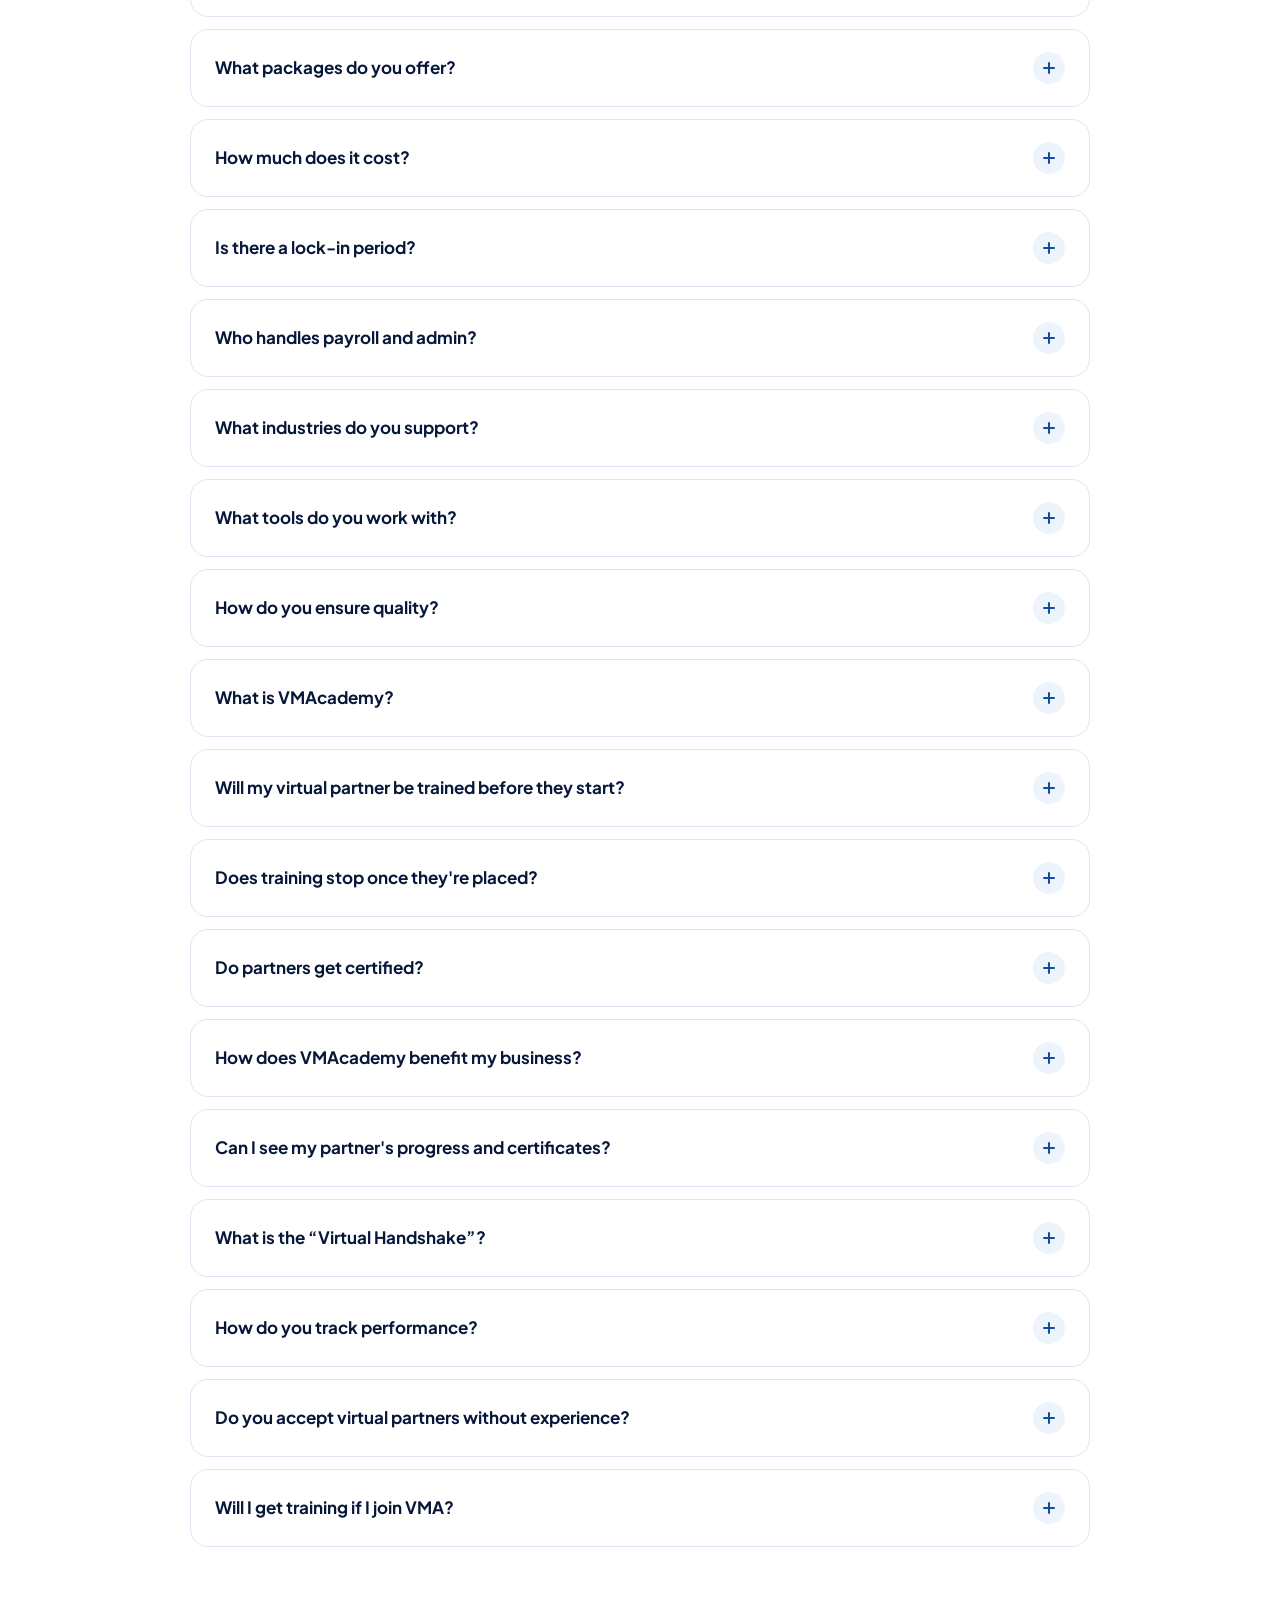
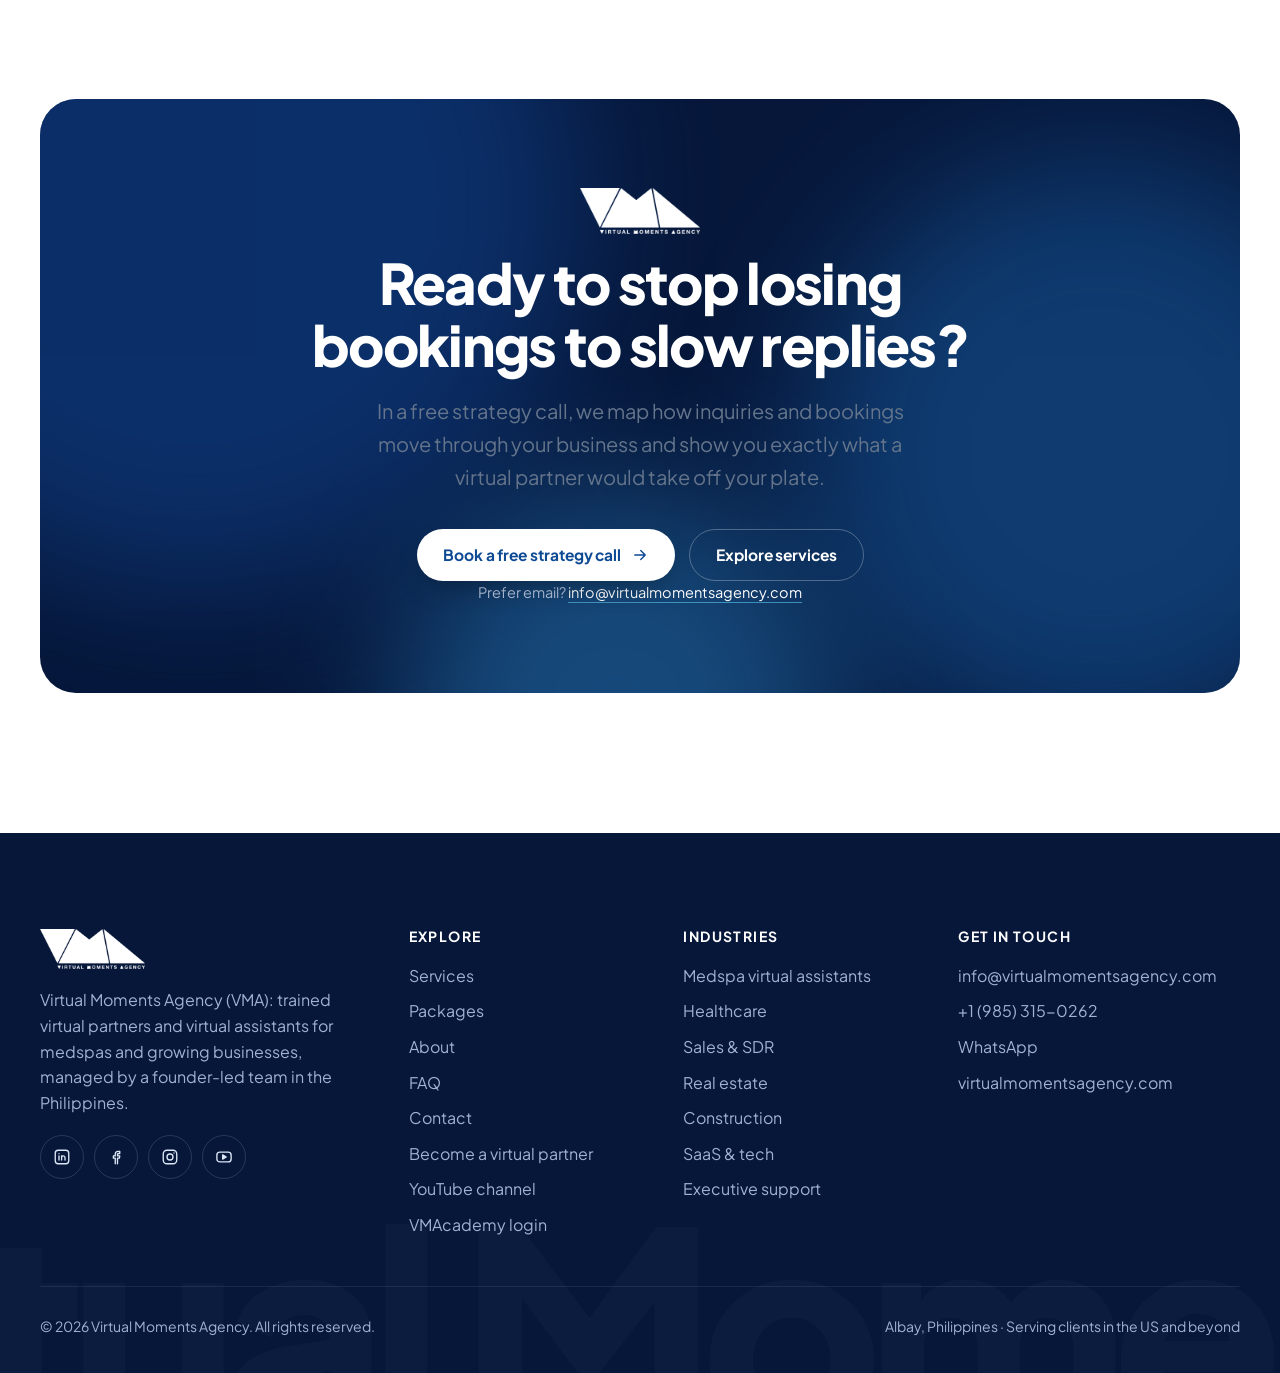
<file: faq.html>
<!DOCTYPE html>
<html lang="en">
<head>
<meta charset="UTF-8">
<meta name="viewport" content="width=device-width, initial-scale=1, viewport-fit=cover">
<meta name="theme-color" content="#06173A">
<title>FAQ: Hiring a Virtual Assistant with VMA | Virtual Moments Agency</title>
<meta name="description" content="Answers about hiring a virtual assistant with VMA (Virtual Moments Agency): matching time, contracts, payroll, quality, VMAcademy training and certification.">
<meta property="og:title" content="FAQ: Hiring a Virtual Assistant with VMA | Virtual Moments Agency">
<meta property="og:description" content="Answers about hiring a virtual assistant with VMA (Virtual Moments Agency): matching time, contracts, payroll, quality, VMAcademy training and certification.">
<meta property="og:type" content="website">
<meta property="og:site_name" content="Virtual Moments Agency">
<meta property="og:url" content="https://virtualmomentsagency.com/faq.html">
<meta property="og:image" content="https://virtualmomentsagency.com/img/og-image.jpg">
<meta property="og:image:width" content="1200">
<meta property="og:image:height" content="630">
<meta property="og:image:alt" content="Virtual Moments Agency (VMA): virtual assistants for medspas and growing businesses">
<meta name="twitter:card" content="summary_large_image">
<meta name="twitter:title" content="FAQ: Hiring a Virtual Assistant with VMA | Virtual Moments Agency">
<meta name="twitter:description" content="Answers about hiring a virtual assistant with VMA (Virtual Moments Agency): matching time, contracts, payroll, quality, VMAcademy training and certification.">
<meta name="twitter:image" content="https://virtualmomentsagency.com/img/og-image.jpg">
<link rel="canonical" href="https://virtualmomentsagency.com/faq.html">
<link rel="icon" href="/favicon.ico" sizes="48x48">
<link rel="icon" type="image/png" sizes="96x96" href="/favicon-96x96.png">
<link rel="icon" type="image/png" sizes="192x192" href="/favicon-192x192.png">
<link rel="apple-touch-icon" sizes="180x180" href="/apple-touch-icon.png">
<link rel="manifest" href="/site.webmanifest">
<link rel="preconnect" href="https://fonts.googleapis.com">
<link rel="preconnect" href="https://fonts.gstatic.com" crossorigin>
<link href="https://fonts.googleapis.com/css2?family=Plus+Jakarta+Sans:wght@400;500;600;700;800&display=swap" rel="stylesheet">
<link rel="stylesheet" href="assets/style.css?v=881f8dff42">
<script type="application/ld+json">
{"@context":"https://schema.org","@graph":[{"@type":"Organization","@id":"https://virtualmomentsagency.com/#org","name":"Virtual Moments Agency","alternateName":["VMA","Virtual Moments","VMA Virtual Assistants"],"description":"Virtual Moments Agency (VMA) is a Philippines-based virtual assistant agency that places trained, dedicated virtual assistants (virtual partners) with medspas and growing businesses.","url":"https://virtualmomentsagency.com/","logo":"https://virtualmomentsagency.com/favicon-512x512.png","image":"https://virtualmomentsagency.com/img/og-image.jpg","email":"info@virtualmomentsagency.com","telephone":"+1-985-315-0262","foundingDate":"2024-01","knowsAbout":["Virtual assistants","Medspa virtual assistants","Medspa front desk support","Lead follow-up","Appointment booking","Executive assistance","Sales development","Real estate virtual assistants"],"sameAs":["https://www.linkedin.com/company/virtual-moments-agency/","https://www.facebook.com/VirtualMomentsAgencyCareers","https://www.instagram.com/marionandres20","https://www.youtube.com/@VirtualMomentsAgency"]},{"@type":"WebSite","@id":"https://virtualmomentsagency.com/#website","name":"Virtual Moments Agency","alternateName":["VMA","Virtual Moments"],"url":"https://virtualmomentsagency.com/","publisher":{"@id":"https://virtualmomentsagency.com/#org"}}]}
</script>
<script type="application/ld+json">{"@context": "https://schema.org", "@type": "FAQPage", "mainEntity": [{"@type": "Question", "name": "What does VMA stand for?", "acceptedAnswer": {"@type": "Answer", "text": "VMA stands for Virtual Moments Agency, a Philippines-based virtual assistant agency founded in January 2024. We place trained virtual partners with medspas and growing businesses."}}, {"@type": "Question", "name": "Is a virtual partner the same as a virtual assistant?", "acceptedAnswer": {"@type": "Answer", "text": "Yes. Virtual partner is what we call our virtual assistants at VMA. Each one is dedicated to your business, trained in VMAcademy and supported by a VMA virtual manager, so they work as part of your team rather than a task service."}}, {"@type": "Question", "name": "How fast can I get a virtual partner?", "acceptedAnswer": {"@type": "Answer", "text": "Vetting and matching typically takes 7–10 days, depending on the role. We take the time to make sure you get the right fit."}}, {"@type": "Question", "name": "Can I start part-time?", "acceptedAnswer": {"@type": "Answer", "text": "Yes. We offer both part-time and dedicated full-time virtual partners, and you can adjust as your business grows."}}, {"@type": "Question", "name": "What packages do you offer?", "acceptedAnswer": {"@type": "Answer", "text": "We offer three packages: Standard (core admin like email, calendar and data management), Advanced (front desk, social media, design, customer service, content and lead generation) and Premium (a dedicated virtual partner for end-to-end operations, including medical, executive, bookkeeping and real estate roles)."}}, {"@type": "Question", "name": "How much does it cost?", "acceptedAnswer": {"@type": "Answer", "text": "Pricing depends on the package and role. We'll walk you through it on your free strategy call."}}, {"@type": "Question", "name": "Is there a lock-in period?", "acceptedAnswer": {"@type": "Answer", "text": "Yes, but it's short: a 3-month initial term. That gives your virtual partner time to learn your business and show real results."}}, {"@type": "Question", "name": "Who handles payroll and admin?", "acceptedAnswer": {"@type": "Answer", "text": "VMA handles your virtual partner's payroll and compliance, so you can focus on the work and on growth."}}, {"@type": "Question", "name": "What industries do you support?", "acceptedAnswer": {"@type": "Answer", "text": "Medspas are our specialty. We also support healthcare practices, B2B sales teams, real estate, construction, SaaS and tech companies, and executives."}}, {"@type": "Question", "name": "What tools do you work with?", "acceptedAnswer": {"@type": "Answer", "text": "Slack, WhatsApp Business and your existing professional tools. Your partner works inside the systems you already use."}}, {"@type": "Question", "name": "How do you ensure quality?", "acceptedAnswer": {"@type": "Answer", "text": "Every partner goes through multi-stage vetting, completes their VMAcademy onboarding on or before their first day with you, and keeps training every month. A dedicated VMA virtual manager oversees and supports them after placement."}}, {"@type": "Question", "name": "What is VMAcademy?", "acceptedAnswer": {"@type": "Answer", "text": "VMAcademy is our private training program for every active VMA virtual partner. It covers how we work, how we communicate and how we protect your business, then adds a new professional skill every month. Your partner's virtual manager tracks their progress."}}, {"@type": "Question", "name": "Will my virtual partner be trained before they start?", "acceptedAnswer": {"@type": "Answer", "text": "Yes. Every partner completes the full VMAcademy onboarding on or before their first day with your business: 10 modules covering the VMA standard, communication and daily reports, phone handling, tools and SOPs, security and privacy (including HIPAA basics), handling problems and escalation, and growing your account."}}, {"@type": "Question", "name": "Does training stop once they're placed?", "acceptedAnswer": {"@type": "Answer", "text": "No. Your partner unlocks a new course every month: AI essentials, CRM and pipeline management, no-code automation, Canva and visual content, social media management, short-form video editing, email marketing and funnels, paid ads basics, bookkeeping basics, project and executive support, data and reporting, AI agents and workflows, and niche specialisation, including medspa."}}, {"@type": "Question", "name": "Do partners get certified?", "acceptedAnswer": {"@type": "Answer", "text": "Yes. Every module ends with a quiz, and partners need 80% or more to pass. Completing onboarding earns an Onboarding certificate, and each monthly course earns its own certificate. Every certificate has a unique ID that VMA can verify."}}, {"@type": "Question", "name": "How does VMAcademy benefit my business?", "acceptedAnswer": {"@type": "Answer", "text": "Your partner arrives already trained in VMA's standards, communication and data security, so they can focus on learning your business from day one. Every month they add a new skill, like automating repetitive tasks or building simple reports, that they can put to work for you."}}, {"@type": "Question", "name": "Can I see my partner's progress and certificates?", "acceptedAnswer": {"@type": "Answer", "text": "Yes. Your partner can share their progress report and certificates with you, and your virtual manager reviews their progress at the 30, 60 and 90-day reviews."}}, {"@type": "Question", "name": "What is the “Virtual Handshake”?", "acceptedAnswer": {"@type": "Answer", "text": "A collaborative session with your virtual partner to define success metrics, set milestones and make sure everything is aligned before launch."}}, {"@type": "Question", "name": "How do you track performance?", "acceptedAnswer": {"@type": "Answer", "text": "We run performance reviews at 30, 60 and 90 days, with ongoing monitoring and feedback from your virtual manager."}}, {"@type": "Question", "name": "Do you accept virtual partners without experience?", "acceptedAnswer": {"@type": "Answer", "text": "Yes. We value a can-do attitude and a strong work ethic above all else. Apply through our careers form."}}, {"@type": "Question", "name": "Will I get training if I join VMA?", "acceptedAnswer": {"@type": "Answer", "text": "Yes. Every active virtual partner gets access to VMAcademy: a full onboarding before your first client day, then a new course every month, with a certificate for each one you complete."}}]}</script>

</head>
<body data-page="faq">
<div class="curtain" aria-hidden="true"><img src="img/logo.png" alt=""></div>
<div class="progress" aria-hidden="true"></div>

<header class="nav">
  <div class="container nav__inner">
    <a class="nav__logo" href="index.html" aria-label="Virtual Moments Agency home"><img src="img/logo.png" alt="Virtual Moments Agency" width="600" height="229"></a>
    <nav class="nav__links" aria-label="Main">
      <a class="nav__link" href="index.html">Home</a><a class="nav__link" href="services.html">Services</a><a class="nav__link" href="about.html">About</a><a class="nav__link" href="faq.html" aria-current="page">FAQ</a><a class="nav__link" href="contact.html">Contact</a><a class="nav__link" href="academy/">VMAcademy</a>
      <a class="btn btn--white btn--sm nav__cta" data-book href="https://calendar.app.google/Ckj8rndVta2pJSDK7" target="_blank" rel="noopener">Book a free strategy call <svg class="i arrow" aria-hidden="true"><use href="#i-arrow"/></svg></a>
    </nav>
    <button class="burger" aria-label="Open menu" aria-expanded="false" aria-controls="mobile-menu"><span></span><span></span><span></span></button>
  </div>
</header>
<div class="mobile-menu" id="mobile-menu">
  <nav aria-label="Mobile"><a href="index.html">Home<svg class="i arrow" aria-hidden="true"><use href="#i-arrow"/></svg></a><a href="services.html">Services<svg class="i arrow" aria-hidden="true"><use href="#i-arrow"/></svg></a><a href="about.html">About<svg class="i arrow" aria-hidden="true"><use href="#i-arrow"/></svg></a><a href="faq.html" aria-current="page">FAQ<svg class="i arrow" aria-hidden="true"><use href="#i-arrow"/></svg></a><a href="contact.html">Contact<svg class="i arrow" aria-hidden="true"><use href="#i-arrow"/></svg></a><a href="academy/">VMAcademy<svg class="i arrow" aria-hidden="true"><use href="#i-arrow"/></svg></a></nav>
  <div class="mobile-menu__foot">
    <a class="btn btn--white btn--block" data-book href="https://calendar.app.google/Ckj8rndVta2pJSDK7" target="_blank" rel="noopener">Book a free strategy call <svg class="i arrow" aria-hidden="true"><use href="#i-arrow"/></svg></a>
    <span>info@virtualmomentsagency.com</span>
    <a class="mm-yt" href="https://www.youtube.com/@VirtualMomentsAgency" target="_blank" rel="noopener"><svg class="i" aria-hidden="true"><use href="#i-youtube"/></svg> Watch us on YouTube</a>
    <a class="mm-yt" href="/academy/" target="_blank" rel="noopener"><svg class="i" aria-hidden="true"><use href="#i-shield"/></svg> VMAcademy login</a>
  </div>
</div>

<section class="page-hero">
  <div class="aurora" aria-hidden="true"><span></span><span></span><span></span></div>
  <div class="grid-lines" aria-hidden="true"></div>
  <div class="container">
    <div class="crumbs reveal"><a href="index.html">Home</a><span>/</span><span>FAQ</span></div>
    <span class="eyebrow reveal" data-delay="1">FAQ</span>
    <h1 class="h-xl reveal" data-delay="2">Answers before you book.</h1>
    <p class="lead reveal" data-delay="3">Everything owners usually ask us before a strategy call. Can't find yours? Ask us directly.</p>
  </div>
</section>

<main>
<section class="section">
  <div class="container" style="max-width:900px" data-faq>
    <div class="faq-tools reveal">
      <label class="search"><span class="sr" style="position:absolute;left:-9999px">Search questions</span><svg class="i" aria-hidden="true"><use href="#i-search"/></svg><input type="search" placeholder="Search questions" autocomplete="off"></label>
      <div class="chips"><button class="chip" data-cat="all" aria-pressed="true">All</button><button class="chip" data-cat="work" aria-pressed="false">Working with VMA</button><button class="chip" data-cat="quality" aria-pressed="false">Quality &amp; process</button><button class="chip" data-cat="academy" aria-pressed="false">VMAcademy</button><button class="chip" data-cat="join" aria-pressed="false">Join VMA</button></div>
    </div>
    <aside class="faq-acad reveal" data-delay="1">
      <span class="faq-acad__tag"><svg class="i" aria-hidden="true"><use href="#i-shield"/></svg> VMAcademy</span>
      <h2>Every partner is trained and certified</h2>
      <p>Your virtual partner finishes VMAcademy onboarding on or before their first day with you, then keeps learning a new skill every month, with a certificate for each course they pass.</p>
      <ul class="faq-acad__facts"><li><b>10</b> onboarding modules</li><li><b>13</b> monthly courses</li><li><b>1</b> certificate per course</li></ul>
      <div class="faq-acad__links"><button class="btn btn--white btn--sm" type="button" data-faq-cat="academy">See VMAcademy questions <svg class="i arrow" aria-hidden="true"><use href="#i-arrow"/></svg></button><a class="link-arrow" href="services.html#academy">What partners learn <svg class="i arrow" aria-hidden="true"><use href="#i-arrow"/></svg></a></div>
    </aside>
    <div class="reveal" data-delay="1" data-acc-single>
      <div class="acc" data-cat="work">
        <button class="acc__q" aria-expanded="false">What does VMA stand for?<span class="acc__plus" aria-hidden="true"></span></button>
        <div class="acc__a"><div><p>VMA stands for Virtual Moments Agency, a Philippines-based virtual assistant agency founded in January 2024. We place trained virtual partners with medspas and growing businesses.</p></div></div>
      </div>
      <div class="acc" data-cat="work">
        <button class="acc__q" aria-expanded="false">Is a virtual partner the same as a virtual assistant?<span class="acc__plus" aria-hidden="true"></span></button>
        <div class="acc__a"><div><p>Yes. Virtual partner is what we call our virtual assistants at VMA. Each one is dedicated to your business, trained in VMAcademy and supported by a VMA virtual manager, so they work as part of your team rather than a task service.</p></div></div>
      </div>
      <div class="acc" data-cat="work">
        <button class="acc__q" aria-expanded="false">How fast can I get a virtual partner?<span class="acc__plus" aria-hidden="true"></span></button>
        <div class="acc__a"><div><p>Vetting and matching typically takes 7–10 days, depending on the role. We take the time to make sure you get the right fit.</p></div></div>
      </div>
      <div class="acc" data-cat="work">
        <button class="acc__q" aria-expanded="false">Can I start part-time?<span class="acc__plus" aria-hidden="true"></span></button>
        <div class="acc__a"><div><p>Yes. We offer both part-time and dedicated full-time virtual partners, and you can adjust as your business grows.</p></div></div>
      </div>
      <div class="acc" data-cat="work">
        <button class="acc__q" aria-expanded="false">What packages do you offer?<span class="acc__plus" aria-hidden="true"></span></button>
        <div class="acc__a"><div><p>We offer three packages: Standard (core admin like email, calendar and data management), Advanced (front desk, social media, design, customer service, content and lead generation) and Premium (a dedicated virtual partner for end-to-end operations, including medical, executive, bookkeeping and real estate roles).</p></div></div>
      </div>
      <div class="acc" data-cat="work">
        <button class="acc__q" aria-expanded="false">How much does it cost?<span class="acc__plus" aria-hidden="true"></span></button>
        <div class="acc__a"><div><p>Pricing depends on the package and role. We'll walk you through it on your free strategy call.</p></div></div>
      </div>
      <div class="acc" data-cat="work">
        <button class="acc__q" aria-expanded="false">Is there a lock-in period?<span class="acc__plus" aria-hidden="true"></span></button>
        <div class="acc__a"><div><p>Yes, but it's short: a 3-month initial term. That gives your virtual partner time to learn your business and show real results.</p></div></div>
      </div>
      <div class="acc" data-cat="work">
        <button class="acc__q" aria-expanded="false">Who handles payroll and admin?<span class="acc__plus" aria-hidden="true"></span></button>
        <div class="acc__a"><div><p>VMA handles your virtual partner's payroll and compliance, so you can focus on the work and on growth.</p></div></div>
      </div>
      <div class="acc" data-cat="work">
        <button class="acc__q" aria-expanded="false">What industries do you support?<span class="acc__plus" aria-hidden="true"></span></button>
        <div class="acc__a"><div><p>Medspas are our specialty. We also support healthcare practices, B2B sales teams, real estate, construction, SaaS and tech companies, and executives.</p></div></div>
      </div>
      <div class="acc" data-cat="work">
        <button class="acc__q" aria-expanded="false">What tools do you work with?<span class="acc__plus" aria-hidden="true"></span></button>
        <div class="acc__a"><div><p>Slack, WhatsApp Business and your existing professional tools. Your partner works inside the systems you already use.</p></div></div>
      </div>
      <div class="acc" data-cat="quality">
        <button class="acc__q" aria-expanded="false">How do you ensure quality?<span class="acc__plus" aria-hidden="true"></span></button>
        <div class="acc__a"><div><p>Every partner goes through multi-stage vetting, completes their VMAcademy onboarding on or before their first day with you, and keeps training every month. A dedicated VMA virtual manager oversees and supports them after placement.</p></div></div>
      </div>
      <div class="acc" data-cat="academy">
        <button class="acc__q" aria-expanded="false">What is VMAcademy?<span class="acc__plus" aria-hidden="true"></span></button>
        <div class="acc__a"><div><p>VMAcademy is our private training program for every active VMA virtual partner. It covers how we work, how we communicate and how we protect your business, then adds a new professional skill every month. Your partner's virtual manager tracks their progress.</p></div></div>
      </div>
      <div class="acc" data-cat="academy">
        <button class="acc__q" aria-expanded="false">Will my virtual partner be trained before they start?<span class="acc__plus" aria-hidden="true"></span></button>
        <div class="acc__a"><div><p>Yes. Every partner completes the full VMAcademy onboarding on or before their first day with your business: 10 modules covering the VMA standard, communication and daily reports, phone handling, tools and SOPs, security and privacy (including HIPAA basics), handling problems and escalation, and growing your account.</p></div></div>
      </div>
      <div class="acc" data-cat="academy">
        <button class="acc__q" aria-expanded="false">Does training stop once they're placed?<span class="acc__plus" aria-hidden="true"></span></button>
        <div class="acc__a"><div><p>No. Your partner unlocks a new course every month: AI essentials, CRM and pipeline management, no-code automation, Canva and visual content, social media management, short-form video editing, email marketing and funnels, paid ads basics, bookkeeping basics, project and executive support, data and reporting, AI agents and workflows, and niche specialisation, including medspa.</p></div></div>
      </div>
      <div class="acc" data-cat="academy">
        <button class="acc__q" aria-expanded="false">Do partners get certified?<span class="acc__plus" aria-hidden="true"></span></button>
        <div class="acc__a"><div><p>Yes. Every module ends with a quiz, and partners need 80% or more to pass. Completing onboarding earns an Onboarding certificate, and each monthly course earns its own certificate. Every certificate has a unique ID that VMA can verify.</p></div></div>
      </div>
      <div class="acc" data-cat="academy">
        <button class="acc__q" aria-expanded="false">How does VMAcademy benefit my business?<span class="acc__plus" aria-hidden="true"></span></button>
        <div class="acc__a"><div><p>Your partner arrives already trained in VMA's standards, communication and data security, so they can focus on learning your business from day one. Every month they add a new skill, like automating repetitive tasks or building simple reports, that they can put to work for you.</p></div></div>
      </div>
      <div class="acc" data-cat="academy">
        <button class="acc__q" aria-expanded="false">Can I see my partner's progress and certificates?<span class="acc__plus" aria-hidden="true"></span></button>
        <div class="acc__a"><div><p>Yes. Your partner can share their progress report and certificates with you, and your virtual manager reviews their progress at the 30, 60 and 90-day reviews.</p></div></div>
      </div>
      <div class="acc" data-cat="quality">
        <button class="acc__q" aria-expanded="false">What is the “Virtual Handshake”?<span class="acc__plus" aria-hidden="true"></span></button>
        <div class="acc__a"><div><p>A collaborative session with your virtual partner to define success metrics, set milestones and make sure everything is aligned before launch.</p></div></div>
      </div>
      <div class="acc" data-cat="quality">
        <button class="acc__q" aria-expanded="false">How do you track performance?<span class="acc__plus" aria-hidden="true"></span></button>
        <div class="acc__a"><div><p>We run performance reviews at 30, 60 and 90 days, with ongoing monitoring and feedback from your virtual manager.</p></div></div>
      </div>
      <div class="acc" data-cat="join">
        <button class="acc__q" aria-expanded="false">Do you accept virtual partners without experience?<span class="acc__plus" aria-hidden="true"></span></button>
        <div class="acc__a"><div><p>Yes. We value a can-do attitude and a strong work ethic above all else. Apply through our careers form.</p></div></div>
      </div>
      <div class="acc" data-cat="join">
        <button class="acc__q" aria-expanded="false">Will I get training if I join VMA?<span class="acc__plus" aria-hidden="true"></span></button>
        <div class="acc__a"><div><p>Yes. Every active virtual partner gets access to VMAcademy: a full onboarding before your first client day, then a new course every month, with a certificate for each one you complete.</p></div></div>
      </div>
      <p class="faq-empty">No questions match that search. <a class="link-arrow" href="contact.html">Ask us directly <svg class="i arrow" aria-hidden="true"><use href="#i-arrow"/></svg></a></p>
    </div>
  </div>
</section>

<section class="section" style="padding-top:0">
  <div class="container">
    <div class="cta spot reveal">
      <div class="aurora" aria-hidden="true"><span></span><span></span><span></span></div>
      <img class="cta__logo" src="img/logo.png" alt="Virtual Moments Agency">
      <h2 class="h-lg">Ready to stop losing bookings to slow replies?</h2>
      <p class="lead">In a free strategy call, we map how inquiries and bookings move through your business and show you exactly what a virtual partner would take off your plate.</p>
      <div class="cta__actions">
        <a class="btn btn--white" data-book href="https://calendar.app.google/Ckj8rndVta2pJSDK7" target="_blank" rel="noopener">Book a free strategy call <svg class="i arrow" aria-hidden="true"><use href="#i-arrow"/></svg></a>
        <a class="btn btn--ghost" href="services.html">Explore services</a>
      </div>
      <p class="cta__note">Prefer email? <a href="mailto:info@virtualmomentsagency.com">info@virtualmomentsagency.com</a></p>
    </div>
  </div>
</section>

</main>

<footer class="footer">
  <div class="container">
    <div class="footer__top">
      <div>
        <img class="footer__logo" src="img/logo.png" alt="Virtual Moments Agency">
        <p>Virtual Moments Agency (VMA): trained virtual partners and virtual assistants for medspas and growing businesses, managed by a founder-led team in the Philippines.</p>
        <div class="footer__social">
          <a href="https://www.linkedin.com/company/virtual-moments-agency/" target="_blank" rel="noopener" aria-label="LinkedIn"><svg class="i" aria-hidden="true"><use href="#i-linkedin"/></svg></a>
          <a href="https://www.facebook.com/VirtualMomentsAgencyCareers" target="_blank" rel="noopener" aria-label="Facebook"><svg class="i" aria-hidden="true"><use href="#i-facebook"/></svg></a>
          <a href="https://www.instagram.com/marionandres20" target="_blank" rel="noopener" aria-label="Instagram"><svg class="i" aria-hidden="true"><use href="#i-instagram"/></svg></a>
          <a href="https://www.youtube.com/@VirtualMomentsAgency" target="_blank" rel="noopener" aria-label="YouTube"><svg class="i" aria-hidden="true"><use href="#i-youtube"/></svg></a>
        </div>
      </div>
      <div>
        <h4>Explore</h4>
        <ul>
          <li><a href="services.html">Services</a></li>
          <li><a href="services.html#packages">Packages</a></li>
          <li><a href="about.html">About</a></li>
          <li><a href="faq.html">FAQ</a></li>
          <li><a href="contact.html">Contact</a></li>
          <li><a href="https://forms.gle/vFNCgNB1fBoum96cA" target="_blank" rel="noopener">Become a virtual partner</a></li>
          <li><a href="https://www.youtube.com/@VirtualMomentsAgency" target="_blank" rel="noopener">YouTube channel</a></li>
          <li><a href="/academy/" target="_blank" rel="noopener">VMAcademy login</a></li>
        </ul>
      </div>
      <div>
        <h4>Industries</h4>
        <ul>
          <li><a href="medspa-virtual-assistant.html">Medspa virtual assistants</a></li>
          <li><a href="services.html#healthcare">Healthcare</a></li>
          <li><a href="services.html#sales">Sales &amp; SDR</a></li>
          <li><a href="services.html#real-estate">Real estate</a></li>
          <li><a href="services.html#construction">Construction</a></li>
          <li><a href="services.html#saas">SaaS &amp; tech</a></li>
          <li><a href="services.html#executive">Executive support</a></li>
        </ul>
      </div>
      <div>
        <h4>Get in touch</h4>
        <ul>
          <li><a href="mailto:info@virtualmomentsagency.com">info@virtualmomentsagency.com</a></li>
          <li><a href="tel:+19853150262">+1 (985) 315-0262</a></li>
          <li><a href="https://wa.me/message/63AN23BO226RG1" target="_blank" rel="noopener">WhatsApp</a></li>
          <li>virtualmomentsagency.com</li>
        </ul>
      </div>
    </div>
    <div class="footer__bottom">
      <span>&copy; <span data-year>2026</span> Virtual Moments Agency. All rights reserved.</span>
      <span>Albay, Philippines &middot; Serving clients in the US and beyond</span>
    </div>
  </div>
  <div class="footer__big" aria-hidden="true">Virtual Moments</div>
</footer>
<div class="mbar">
  <a class="btn btn--white" data-book href="https://calendar.app.google/Ckj8rndVta2pJSDK7" target="_blank" rel="noopener" data-no-magnet>Book a free strategy call</a>
  <a class="mbar__mail" href="contact.html" aria-label="Contact VMA"><svg class="i" aria-hidden="true"><use href="#i-mail"/></svg></a>
</div>
<script src="assets/app.js?v=6c04a18459" defer></script>
</body>
</html>
</file>
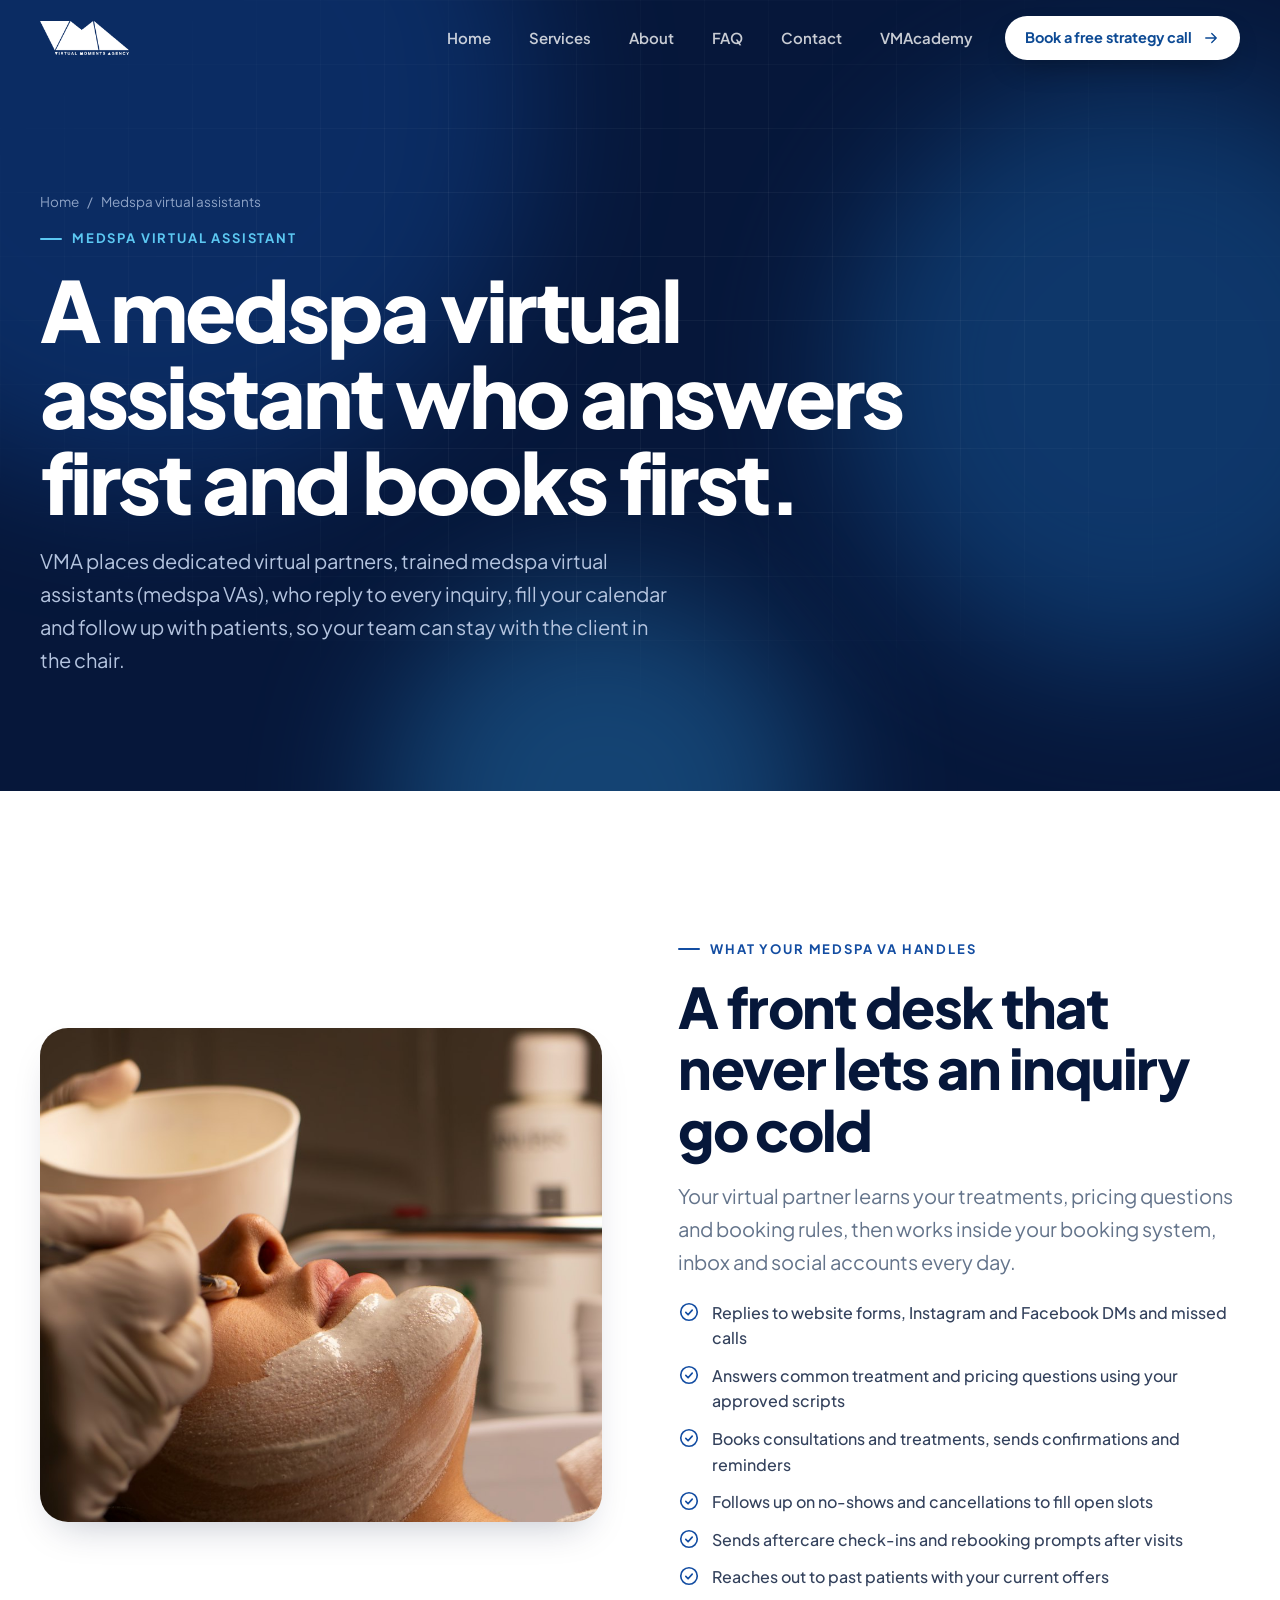
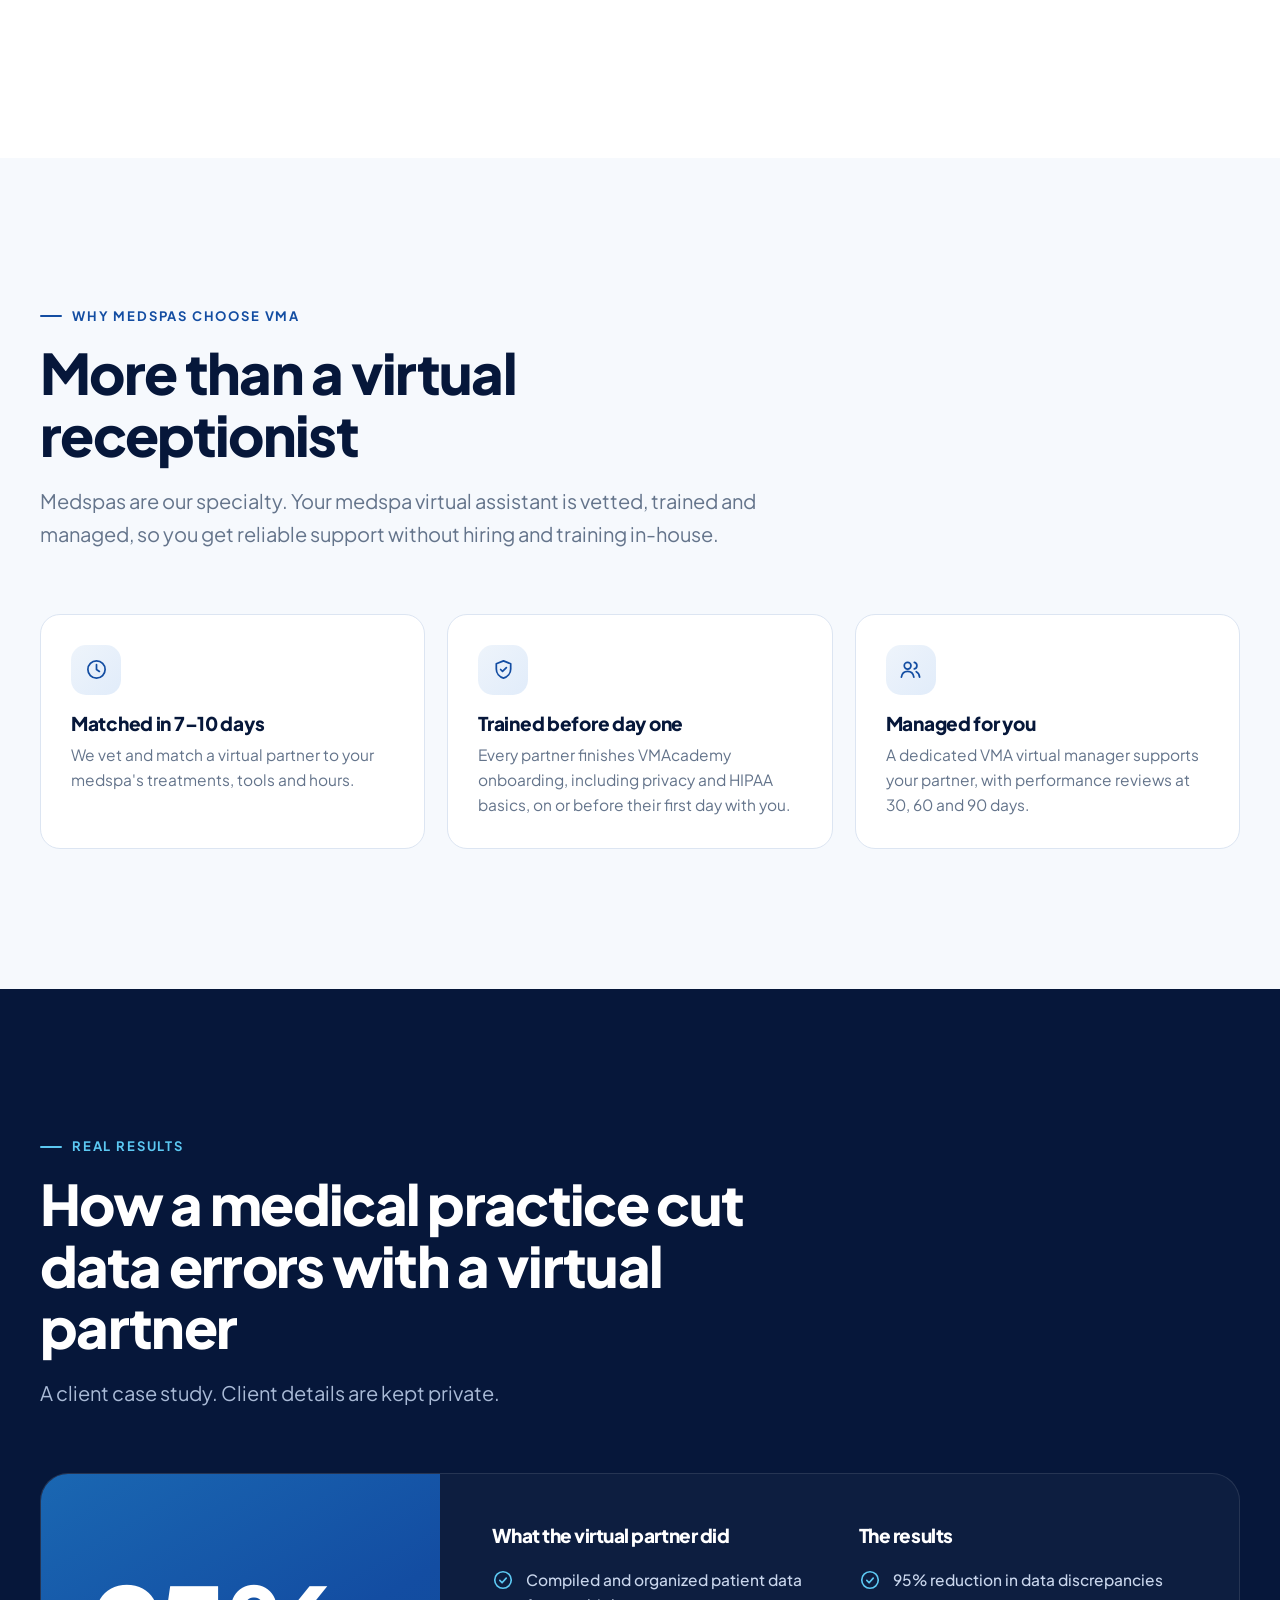
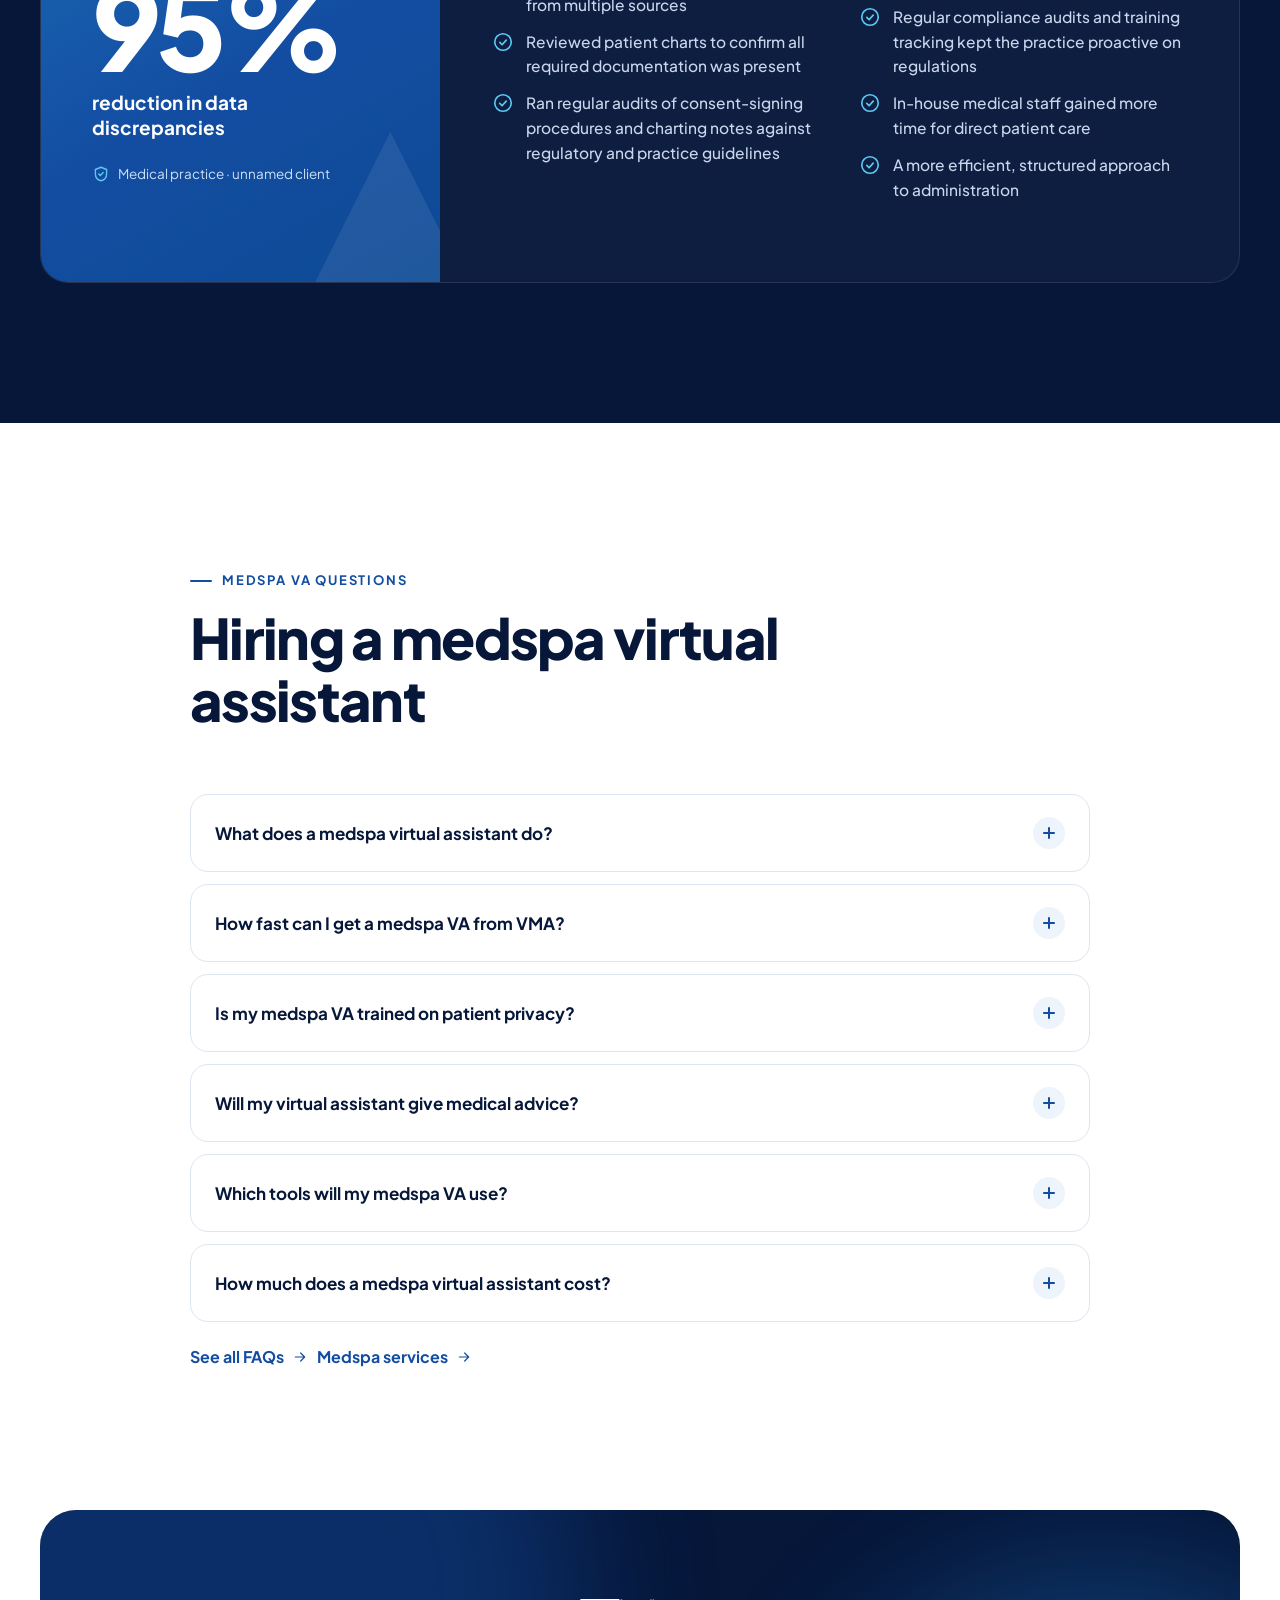
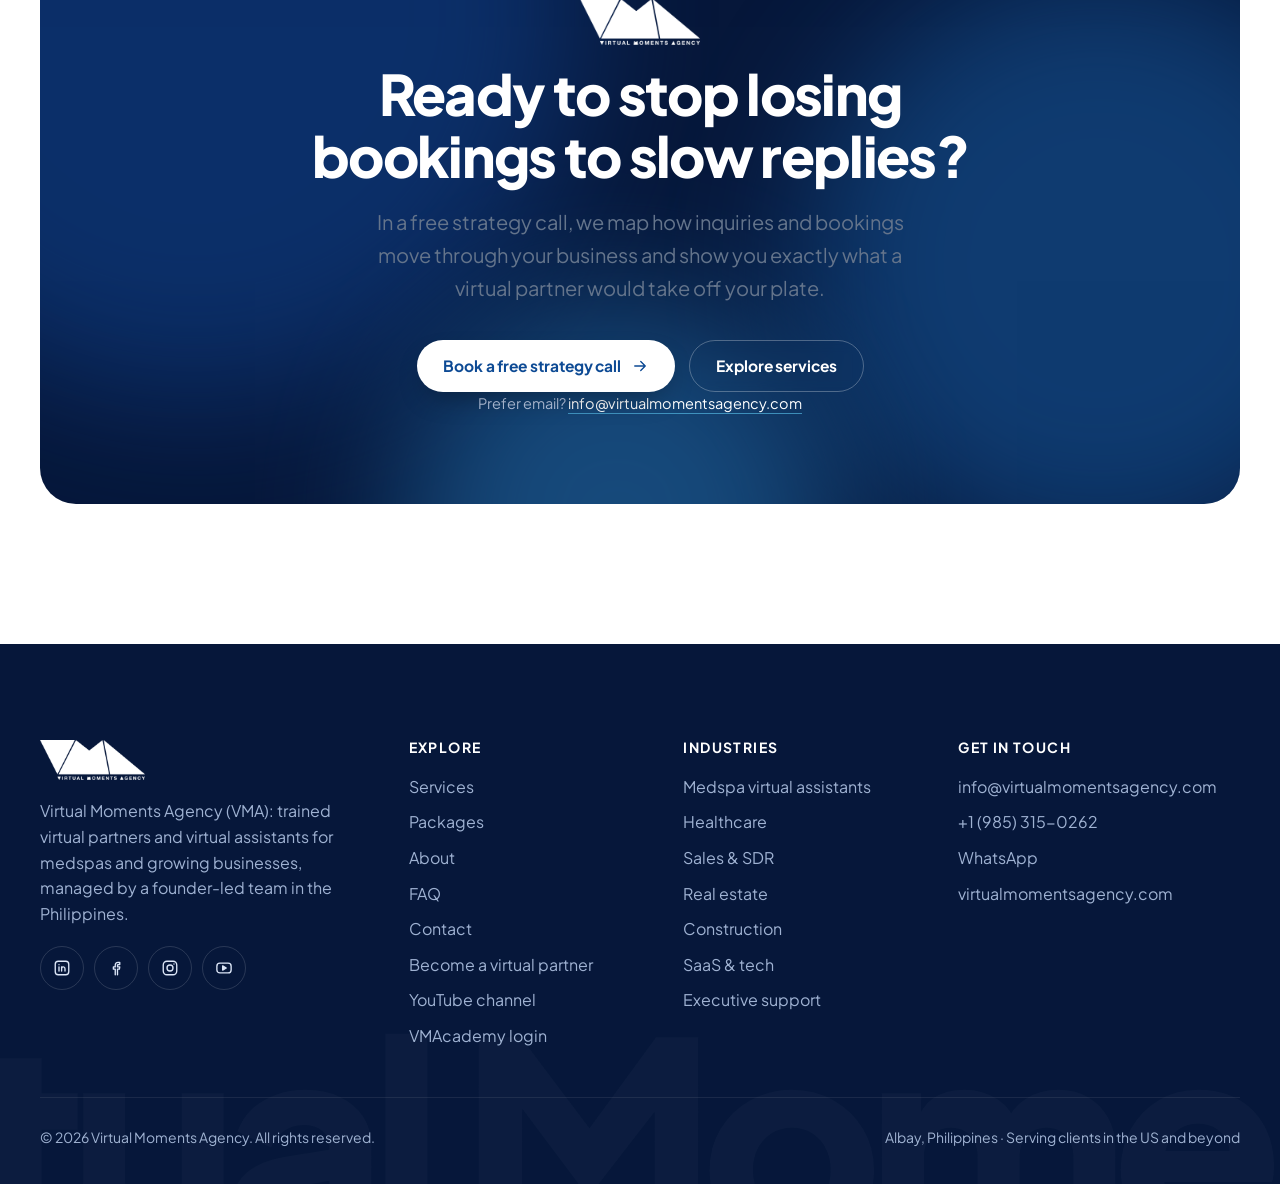
<file: medspa-virtual-assistant.html>
<!DOCTYPE html>
<html lang="en">
<head>
<meta charset="UTF-8">
<meta name="viewport" content="width=device-width, initial-scale=1, viewport-fit=cover">
<meta name="theme-color" content="#06173A">
<title>Medspa Virtual Assistant (Medspa VA) | VMA, Virtual Moments Agency</title>
<meta name="description" content="Hire a trained medspa virtual assistant from VMA: lead follow-up, consult booking, reminders, aftercare check-ins and past-patient outreach. Matched in 7–10 days.">
<meta property="og:title" content="Medspa Virtual Assistant (Medspa VA) | VMA, Virtual Moments Agency">
<meta property="og:description" content="Hire a trained medspa virtual assistant from VMA: lead follow-up, consult booking, reminders, aftercare check-ins and past-patient outreach. Matched in 7–10 days.">
<meta property="og:type" content="website">
<meta property="og:site_name" content="Virtual Moments Agency">
<meta property="og:url" content="https://virtualmomentsagency.com/medspa-virtual-assistant.html">
<meta property="og:image" content="https://virtualmomentsagency.com/img/og-image.jpg">
<meta property="og:image:width" content="1200">
<meta property="og:image:height" content="630">
<meta property="og:image:alt" content="Virtual Moments Agency (VMA): virtual assistants for medspas and growing businesses">
<meta name="twitter:card" content="summary_large_image">
<meta name="twitter:title" content="Medspa Virtual Assistant (Medspa VA) | VMA, Virtual Moments Agency">
<meta name="twitter:description" content="Hire a trained medspa virtual assistant from VMA: lead follow-up, consult booking, reminders, aftercare check-ins and past-patient outreach. Matched in 7–10 days.">
<meta name="twitter:image" content="https://virtualmomentsagency.com/img/og-image.jpg">
<link rel="canonical" href="https://virtualmomentsagency.com/medspa-virtual-assistant.html">
<link rel="icon" href="/favicon.ico" sizes="48x48">
<link rel="icon" type="image/png" sizes="96x96" href="/favicon-96x96.png">
<link rel="icon" type="image/png" sizes="192x192" href="/favicon-192x192.png">
<link rel="apple-touch-icon" sizes="180x180" href="/apple-touch-icon.png">
<link rel="manifest" href="/site.webmanifest">
<link rel="preconnect" href="https://fonts.googleapis.com">
<link rel="preconnect" href="https://fonts.gstatic.com" crossorigin>
<link href="https://fonts.googleapis.com/css2?family=Plus+Jakarta+Sans:wght@400;500;600;700;800&display=swap" rel="stylesheet">
<link rel="stylesheet" href="assets/style.css?v=881f8dff42">
<script type="application/ld+json">
{"@context":"https://schema.org","@graph":[{"@type":"Organization","@id":"https://virtualmomentsagency.com/#org","name":"Virtual Moments Agency","alternateName":["VMA","Virtual Moments","VMA Virtual Assistants"],"description":"Virtual Moments Agency (VMA) is a Philippines-based virtual assistant agency that places trained, dedicated virtual assistants (virtual partners) with medspas and growing businesses.","url":"https://virtualmomentsagency.com/","logo":"https://virtualmomentsagency.com/favicon-512x512.png","image":"https://virtualmomentsagency.com/img/og-image.jpg","email":"info@virtualmomentsagency.com","telephone":"+1-985-315-0262","foundingDate":"2024-01","knowsAbout":["Virtual assistants","Medspa virtual assistants","Medspa front desk support","Lead follow-up","Appointment booking","Executive assistance","Sales development","Real estate virtual assistants"],"sameAs":["https://www.linkedin.com/company/virtual-moments-agency/","https://www.facebook.com/VirtualMomentsAgencyCareers","https://www.instagram.com/marionandres20","https://www.youtube.com/@VirtualMomentsAgency"]},{"@type":"WebSite","@id":"https://virtualmomentsagency.com/#website","name":"Virtual Moments Agency","alternateName":["VMA","Virtual Moments"],"url":"https://virtualmomentsagency.com/","publisher":{"@id":"https://virtualmomentsagency.com/#org"}}]}
</script>
<script type="application/ld+json">{"@context": "https://schema.org", "@type": "Service", "name": "Medspa virtual assistant", "alternateName": ["Medspa VA", "Med spa virtual assistant", "Medspa virtual receptionist"], "serviceType": "Virtual assistant services for medspas", "provider": {"@id": "https://virtualmomentsagency.com/#org"}, "areaServed": "United States", "url": "https://virtualmomentsagency.com/medspa-virtual-assistant.html"}</script>

<script type="application/ld+json">{"@context": "https://schema.org", "@type": "FAQPage", "mainEntity": [{"@type": "Question", "name": "What does a medspa virtual assistant do?", "acceptedAnswer": {"@type": "Answer", "text": "A medspa virtual assistant handles the front-desk work that doesn't need to happen in person: replying to website forms, DMs and missed calls, answering common treatment and pricing questions from your approved scripts, booking consultations, sending confirmations and reminders, following up on no-shows, sending aftercare check-ins and reaching out to past patients."}}, {"@type": "Question", "name": "How fast can I get a medspa VA from VMA?", "acceptedAnswer": {"@type": "Answer", "text": "Vetting and matching typically takes 7–10 days. Your virtual partner then completes their VMAcademy onboarding on or before their first day with your medspa."}}, {"@type": "Question", "name": "Is my medspa VA trained on patient privacy?", "acceptedAnswer": {"@type": "Answer", "text": "Yes. Every VMA virtual partner completes VMAcademy onboarding, which includes security and privacy with HIPAA basics. Patient information stays inside your clinic's approved systems."}}, {"@type": "Question", "name": "Will my virtual assistant give medical advice?", "acceptedAnswer": {"@type": "Answer", "text": "No. Your virtual partner uses your approved scripts for prices and offers and passes clinical questions to your providers. They never give medical advice or promise results."}}, {"@type": "Question", "name": "Which tools will my medspa VA use?", "acceptedAnswer": {"@type": "Answer", "text": "Your virtual partner works inside the systems you already use, such as your booking system, inbox and social accounts, plus Slack or WhatsApp Business for day-to-day communication."}}, {"@type": "Question", "name": "How much does a medspa virtual assistant cost?", "acceptedAnswer": {"@type": "Answer", "text": "Pricing depends on the package and the hours you need. We'll walk you through it on your free strategy call."}}]}</script>

</head>
<body data-page="medspa">
<div class="curtain" aria-hidden="true"><img src="img/logo.png" alt=""></div>
<div class="progress" aria-hidden="true"></div>

<header class="nav">
  <div class="container nav__inner">
    <a class="nav__logo" href="index.html" aria-label="Virtual Moments Agency home"><img src="img/logo.png" alt="Virtual Moments Agency" width="600" height="229"></a>
    <nav class="nav__links" aria-label="Main">
      <a class="nav__link" href="index.html">Home</a><a class="nav__link" href="services.html">Services</a><a class="nav__link" href="about.html">About</a><a class="nav__link" href="faq.html">FAQ</a><a class="nav__link" href="contact.html">Contact</a><a class="nav__link" href="academy/">VMAcademy</a>
      <a class="btn btn--white btn--sm nav__cta" data-book href="https://calendar.app.google/Ckj8rndVta2pJSDK7" target="_blank" rel="noopener">Book a free strategy call <svg class="i arrow" aria-hidden="true"><use href="#i-arrow"/></svg></a>
    </nav>
    <button class="burger" aria-label="Open menu" aria-expanded="false" aria-controls="mobile-menu"><span></span><span></span><span></span></button>
  </div>
</header>
<div class="mobile-menu" id="mobile-menu">
  <nav aria-label="Mobile"><a href="index.html">Home<svg class="i arrow" aria-hidden="true"><use href="#i-arrow"/></svg></a><a href="services.html">Services<svg class="i arrow" aria-hidden="true"><use href="#i-arrow"/></svg></a><a href="about.html">About<svg class="i arrow" aria-hidden="true"><use href="#i-arrow"/></svg></a><a href="faq.html">FAQ<svg class="i arrow" aria-hidden="true"><use href="#i-arrow"/></svg></a><a href="contact.html">Contact<svg class="i arrow" aria-hidden="true"><use href="#i-arrow"/></svg></a><a href="academy/">VMAcademy<svg class="i arrow" aria-hidden="true"><use href="#i-arrow"/></svg></a></nav>
  <div class="mobile-menu__foot">
    <a class="btn btn--white btn--block" data-book href="https://calendar.app.google/Ckj8rndVta2pJSDK7" target="_blank" rel="noopener">Book a free strategy call <svg class="i arrow" aria-hidden="true"><use href="#i-arrow"/></svg></a>
    <span>info@virtualmomentsagency.com</span>
    <a class="mm-yt" href="https://www.youtube.com/@VirtualMomentsAgency" target="_blank" rel="noopener"><svg class="i" aria-hidden="true"><use href="#i-youtube"/></svg> Watch us on YouTube</a>
    <a class="mm-yt" href="/academy/" target="_blank" rel="noopener"><svg class="i" aria-hidden="true"><use href="#i-shield"/></svg> VMAcademy login</a>
  </div>
</div>

<section class="page-hero">
  <div class="aurora" aria-hidden="true"><span></span><span></span><span></span></div>
  <div class="grid-lines" aria-hidden="true"></div>
  <div class="container">
    <div class="crumbs reveal"><a href="index.html">Home</a><span>/</span><span>Medspa virtual assistants</span></div>
    <span class="eyebrow reveal" data-delay="1">Medspa virtual assistant</span>
    <h1 class="h-xl reveal" data-delay="2">A medspa virtual assistant who answers first and books first.</h1>
    <p class="lead reveal" data-delay="3">VMA places dedicated virtual partners, trained medspa virtual assistants (medspa VAs), who reply to every inquiry, fill your calendar and follow up with patients, so your team can stay with the client in the chair.</p>
  </div>
</section>

<main>
<section class="section">
  <div class="container split">
    <div class="split__media reveal">
      <img src="img/treatment.jpg" alt="Medspa treatment in progress while a virtual assistant handles the front desk">
    </div>
    <div>
      <span class="eyebrow reveal">What your medspa VA handles</span>
      <h2 class="h-lg reveal" data-delay="1" style="margin:16px 0 18px">A front desk that never lets an inquiry go cold</h2>
      <p class="lead reveal" data-delay="2">Your virtual partner learns your treatments, pricing questions and booking rules, then works inside your booking system, inbox and social accounts every day.</p>
      <div class="reveal" data-delay="3"><ul class="checks"><li><svg class="i" aria-hidden="true"><use href="#i-check"/></svg><span>Replies to website forms, Instagram and Facebook DMs and missed calls</span></li><li><svg class="i" aria-hidden="true"><use href="#i-check"/></svg><span>Answers common treatment and pricing questions using your approved scripts</span></li><li><svg class="i" aria-hidden="true"><use href="#i-check"/></svg><span>Books consultations and treatments, sends confirmations and reminders</span></li><li><svg class="i" aria-hidden="true"><use href="#i-check"/></svg><span>Follows up on no-shows and cancellations to fill open slots</span></li><li><svg class="i" aria-hidden="true"><use href="#i-check"/></svg><span>Sends aftercare check-ins and rebooking prompts after visits</span></li><li><svg class="i" aria-hidden="true"><use href="#i-check"/></svg><span>Reaches out to past patients with your current offers</span></li></ul></div>
    </div>
  </div>
</section>

<section class="section section--mist">
  <div class="container">
    <div class="section-head reveal">
      <span class="eyebrow">Why medspas choose VMA</span>
      <h2 class="h-lg">More than a virtual receptionist</h2>
      <p class="lead">Medspas are our specialty. Your medspa virtual assistant is vetted, trained and managed, so you get reliable support without hiring and training in-house.</p>
    </div>
    <div class="grid-3">
      <div class="card spot reveal" data-delay="0"><span class="ic"><svg class="i" aria-hidden="true"><use href="#i-clock"/></svg></span><h3>Matched in 7–10 days</h3><p>We vet and match a virtual partner to your medspa's treatments, tools and hours.</p></div>
      <div class="card spot reveal" data-delay="1"><span class="ic"><svg class="i" aria-hidden="true"><use href="#i-shield"/></svg></span><h3>Trained before day one</h3><p>Every partner finishes VMAcademy onboarding, including privacy and HIPAA basics, on or before their first day with you.</p></div>
      <div class="card spot reveal" data-delay="2"><span class="ic"><svg class="i" aria-hidden="true"><use href="#i-users"/></svg></span><h3>Managed for you</h3><p>A dedicated VMA virtual manager supports your partner, with performance reviews at 30, 60 and 90 days.</p></div>
    </div>
  </div>
</section>


<section class="section section--dark case-sec">
  <div class="aurora" aria-hidden="true" style="opacity:.3"><span></span><span></span></div>
  <div class="container">
    <div class="section-head reveal">
      <span class="eyebrow">Real results</span>
      <h2 class="h-lg">How a medical practice cut data errors with a virtual partner</h2>
      <p class="lead">A client case study. Client details are kept private.</p>
    </div>
    <div class="case reveal" data-delay="1">
      <div class="case__stat">
        <span class="case__num" data-count="95">95%</span>
        <span class="case__cap">reduction in data discrepancies</span>
        <span class="case__who"><svg class="i" aria-hidden="true"><use href="#i-shield"/></svg> Medical practice &middot; unnamed client</span>
      </div>
      <div class="case__body">
        <div>
          <h3>What the virtual partner did</h3>
          <ul class="checks"><li><svg class="i" aria-hidden="true"><use href="#i-check"/></svg><span>Compiled and organized patient data from multiple sources</span></li><li><svg class="i" aria-hidden="true"><use href="#i-check"/></svg><span>Reviewed patient charts to confirm all required documentation was present</span></li><li><svg class="i" aria-hidden="true"><use href="#i-check"/></svg><span>Ran regular audits of consent-signing procedures and charting notes against regulatory and practice guidelines</span></li></ul>
        </div>
        <div>
          <h3>The results</h3>
          <ul class="checks"><li><svg class="i" aria-hidden="true"><use href="#i-check"/></svg><span>95% reduction in data discrepancies</span></li><li><svg class="i" aria-hidden="true"><use href="#i-check"/></svg><span>Regular compliance audits and training tracking kept the practice proactive on regulations</span></li><li><svg class="i" aria-hidden="true"><use href="#i-check"/></svg><span>In-house medical staff gained more time for direct patient care</span></li><li><svg class="i" aria-hidden="true"><use href="#i-check"/></svg><span>A more efficient, structured approach to administration</span></li></ul>
        </div>
      </div>
    </div>
  </div>
</section>


<section class="section">
  <div class="container" style="max-width:900px">
    <div class="section-head reveal">
      <span class="eyebrow">Medspa VA questions</span>
      <h2 class="h-lg">Hiring a medspa virtual assistant</h2>
    </div>
    <div class="reveal" data-delay="1" data-acc-single>
      <div class="acc">
        <button class="acc__q" aria-expanded="false">What does a medspa virtual assistant do?<span class="acc__plus" aria-hidden="true"></span></button>
        <div class="acc__a"><div><p>A medspa virtual assistant handles the front-desk work that doesn't need to happen in person: replying to website forms, DMs and missed calls, answering common treatment and pricing questions from your approved scripts, booking consultations, sending confirmations and reminders, following up on no-shows, sending aftercare check-ins and reaching out to past patients.</p></div></div>
      </div>
      <div class="acc">
        <button class="acc__q" aria-expanded="false">How fast can I get a medspa VA from VMA?<span class="acc__plus" aria-hidden="true"></span></button>
        <div class="acc__a"><div><p>Vetting and matching typically takes 7–10 days. Your virtual partner then completes their VMAcademy onboarding on or before their first day with your medspa.</p></div></div>
      </div>
      <div class="acc">
        <button class="acc__q" aria-expanded="false">Is my medspa VA trained on patient privacy?<span class="acc__plus" aria-hidden="true"></span></button>
        <div class="acc__a"><div><p>Yes. Every VMA virtual partner completes VMAcademy onboarding, which includes security and privacy with HIPAA basics. Patient information stays inside your clinic's approved systems.</p></div></div>
      </div>
      <div class="acc">
        <button class="acc__q" aria-expanded="false">Will my virtual assistant give medical advice?<span class="acc__plus" aria-hidden="true"></span></button>
        <div class="acc__a"><div><p>No. Your virtual partner uses your approved scripts for prices and offers and passes clinical questions to your providers. They never give medical advice or promise results.</p></div></div>
      </div>
      <div class="acc">
        <button class="acc__q" aria-expanded="false">Which tools will my medspa VA use?<span class="acc__plus" aria-hidden="true"></span></button>
        <div class="acc__a"><div><p>Your virtual partner works inside the systems you already use, such as your booking system, inbox and social accounts, plus Slack or WhatsApp Business for day-to-day communication.</p></div></div>
      </div>
      <div class="acc">
        <button class="acc__q" aria-expanded="false">How much does a medspa virtual assistant cost?<span class="acc__plus" aria-hidden="true"></span></button>
        <div class="acc__a"><div><p>Pricing depends on the package and the hours you need. We'll walk you through it on your free strategy call.</p></div></div>
      </div>
    </div>
    <p class="reveal" style="margin-top:22px"><a class="link-arrow" href="faq.html">See all FAQs <svg class="i arrow" aria-hidden="true"><use href="#i-arrow"/></svg></a> &nbsp; <a class="link-arrow" href="services.html#medspa">Medspa services <svg class="i arrow" aria-hidden="true"><use href="#i-arrow"/></svg></a></p>
  </div>
</section>

<section class="section" style="padding-top:0">
  <div class="container">
    <div class="cta spot reveal">
      <div class="aurora" aria-hidden="true"><span></span><span></span><span></span></div>
      <img class="cta__logo" src="img/logo.png" alt="Virtual Moments Agency">
      <h2 class="h-lg">Ready to stop losing bookings to slow replies?</h2>
      <p class="lead">In a free strategy call, we map how inquiries and bookings move through your business and show you exactly what a virtual partner would take off your plate.</p>
      <div class="cta__actions">
        <a class="btn btn--white" data-book href="https://calendar.app.google/Ckj8rndVta2pJSDK7" target="_blank" rel="noopener">Book a free strategy call <svg class="i arrow" aria-hidden="true"><use href="#i-arrow"/></svg></a>
        <a class="btn btn--ghost" href="services.html">Explore services</a>
      </div>
      <p class="cta__note">Prefer email? <a href="mailto:info@virtualmomentsagency.com">info@virtualmomentsagency.com</a></p>
    </div>
  </div>
</section>

</main>

<footer class="footer">
  <div class="container">
    <div class="footer__top">
      <div>
        <img class="footer__logo" src="img/logo.png" alt="Virtual Moments Agency">
        <p>Virtual Moments Agency (VMA): trained virtual partners and virtual assistants for medspas and growing businesses, managed by a founder-led team in the Philippines.</p>
        <div class="footer__social">
          <a href="https://www.linkedin.com/company/virtual-moments-agency/" target="_blank" rel="noopener" aria-label="LinkedIn"><svg class="i" aria-hidden="true"><use href="#i-linkedin"/></svg></a>
          <a href="https://www.facebook.com/VirtualMomentsAgencyCareers" target="_blank" rel="noopener" aria-label="Facebook"><svg class="i" aria-hidden="true"><use href="#i-facebook"/></svg></a>
          <a href="https://www.instagram.com/marionandres20" target="_blank" rel="noopener" aria-label="Instagram"><svg class="i" aria-hidden="true"><use href="#i-instagram"/></svg></a>
          <a href="https://www.youtube.com/@VirtualMomentsAgency" target="_blank" rel="noopener" aria-label="YouTube"><svg class="i" aria-hidden="true"><use href="#i-youtube"/></svg></a>
        </div>
      </div>
      <div>
        <h4>Explore</h4>
        <ul>
          <li><a href="services.html">Services</a></li>
          <li><a href="services.html#packages">Packages</a></li>
          <li><a href="about.html">About</a></li>
          <li><a href="faq.html">FAQ</a></li>
          <li><a href="contact.html">Contact</a></li>
          <li><a href="https://forms.gle/vFNCgNB1fBoum96cA" target="_blank" rel="noopener">Become a virtual partner</a></li>
          <li><a href="https://www.youtube.com/@VirtualMomentsAgency" target="_blank" rel="noopener">YouTube channel</a></li>
          <li><a href="/academy/" target="_blank" rel="noopener">VMAcademy login</a></li>
        </ul>
      </div>
      <div>
        <h4>Industries</h4>
        <ul>
          <li><a href="medspa-virtual-assistant.html">Medspa virtual assistants</a></li>
          <li><a href="services.html#healthcare">Healthcare</a></li>
          <li><a href="services.html#sales">Sales &amp; SDR</a></li>
          <li><a href="services.html#real-estate">Real estate</a></li>
          <li><a href="services.html#construction">Construction</a></li>
          <li><a href="services.html#saas">SaaS &amp; tech</a></li>
          <li><a href="services.html#executive">Executive support</a></li>
        </ul>
      </div>
      <div>
        <h4>Get in touch</h4>
        <ul>
          <li><a href="mailto:info@virtualmomentsagency.com">info@virtualmomentsagency.com</a></li>
          <li><a href="tel:+19853150262">+1 (985) 315-0262</a></li>
          <li><a href="https://wa.me/message/63AN23BO226RG1" target="_blank" rel="noopener">WhatsApp</a></li>
          <li>virtualmomentsagency.com</li>
        </ul>
      </div>
    </div>
    <div class="footer__bottom">
      <span>&copy; <span data-year>2026</span> Virtual Moments Agency. All rights reserved.</span>
      <span>Albay, Philippines &middot; Serving clients in the US and beyond</span>
    </div>
  </div>
  <div class="footer__big" aria-hidden="true">Virtual Moments</div>
</footer>
<div class="mbar">
  <a class="btn btn--white" data-book href="https://calendar.app.google/Ckj8rndVta2pJSDK7" target="_blank" rel="noopener" data-no-magnet>Book a free strategy call</a>
  <a class="mbar__mail" href="contact.html" aria-label="Contact VMA"><svg class="i" aria-hidden="true"><use href="#i-mail"/></svg></a>
</div>
<script src="assets/app.js?v=6c04a18459" defer></script>
</body>
</html>
</file>
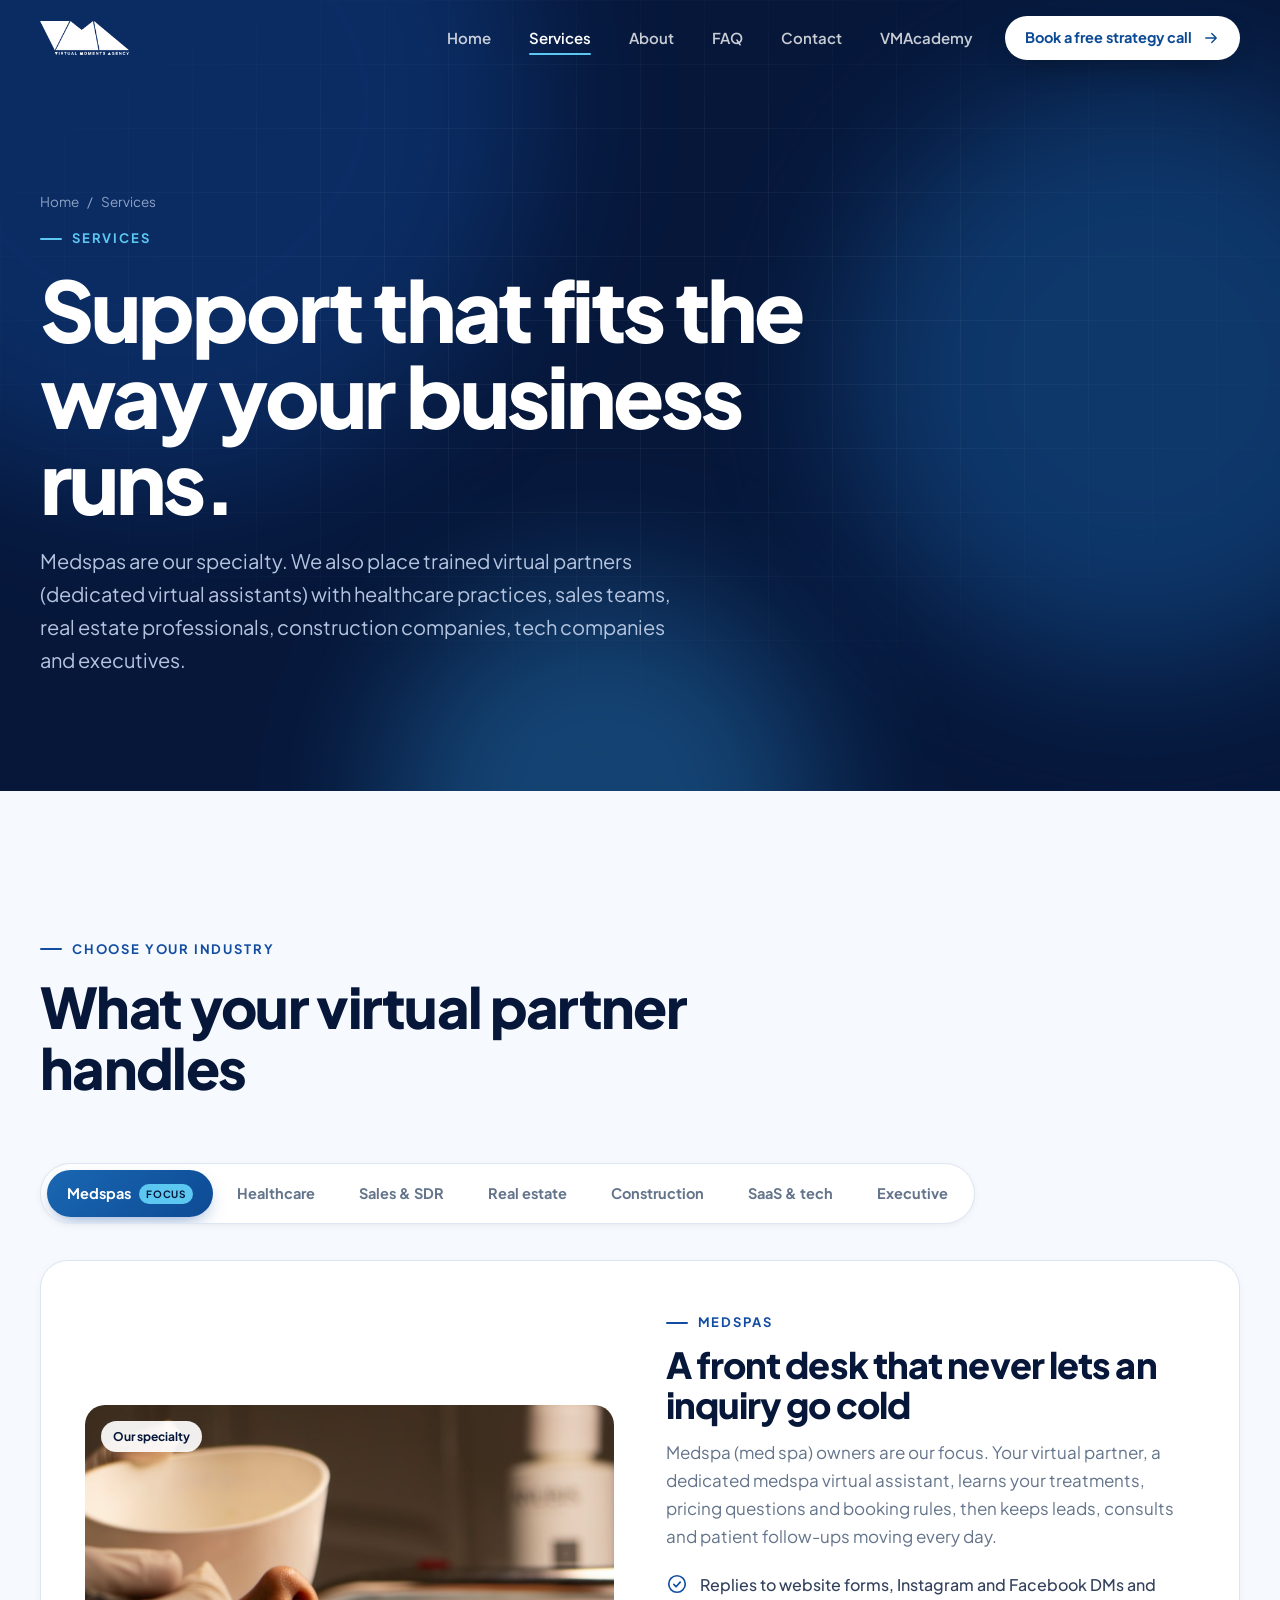
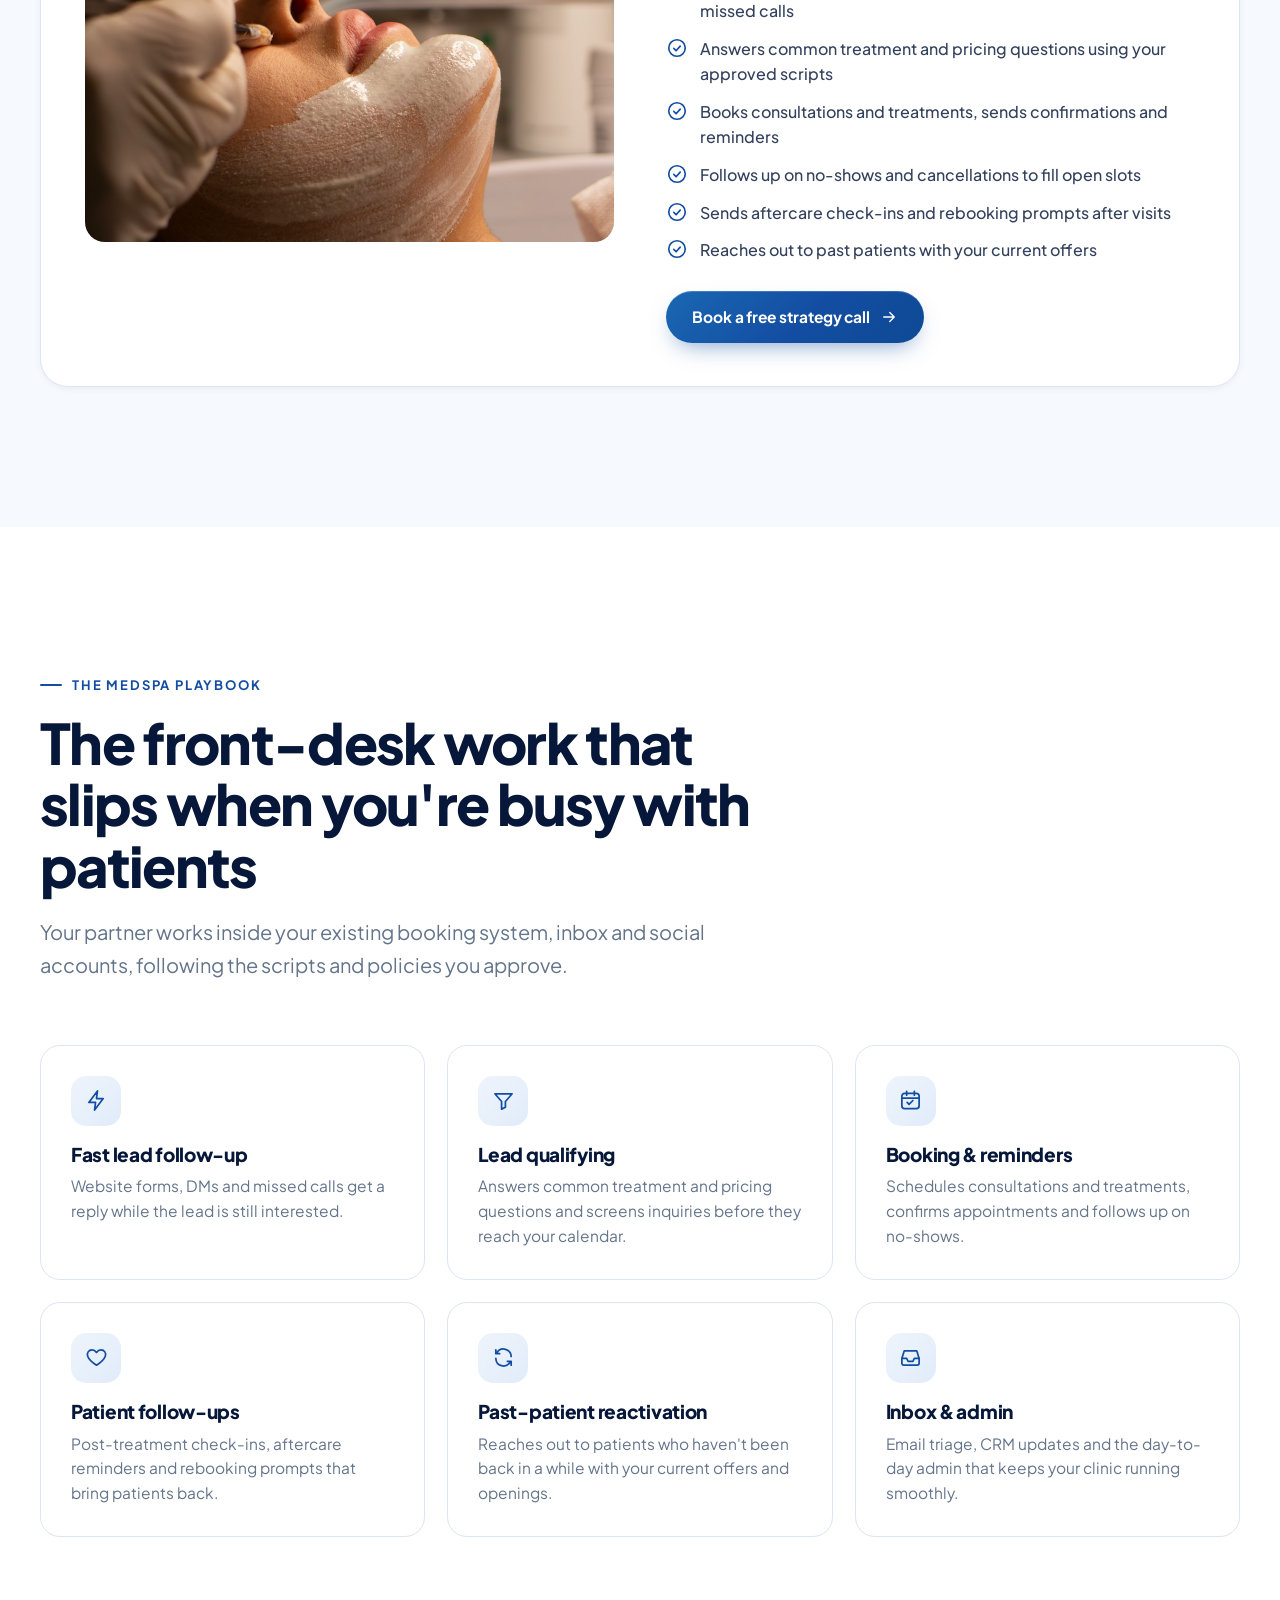
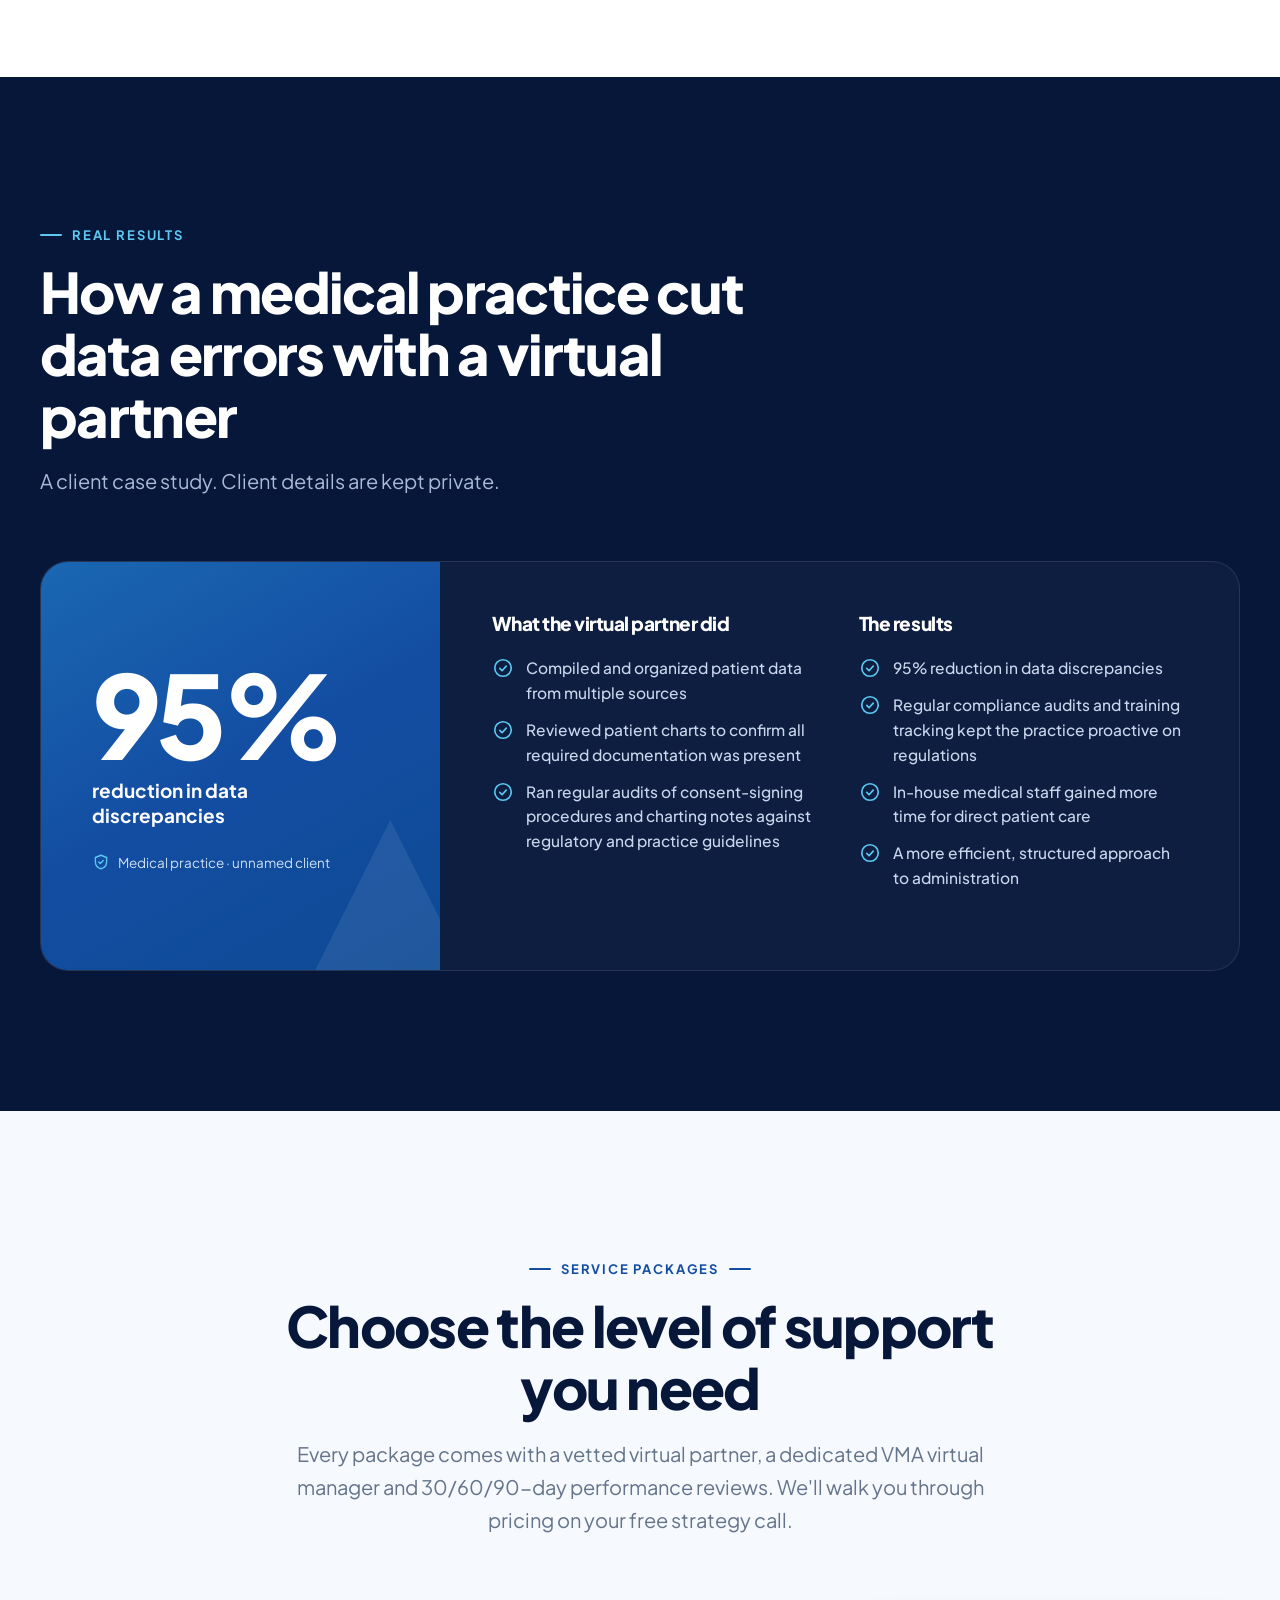
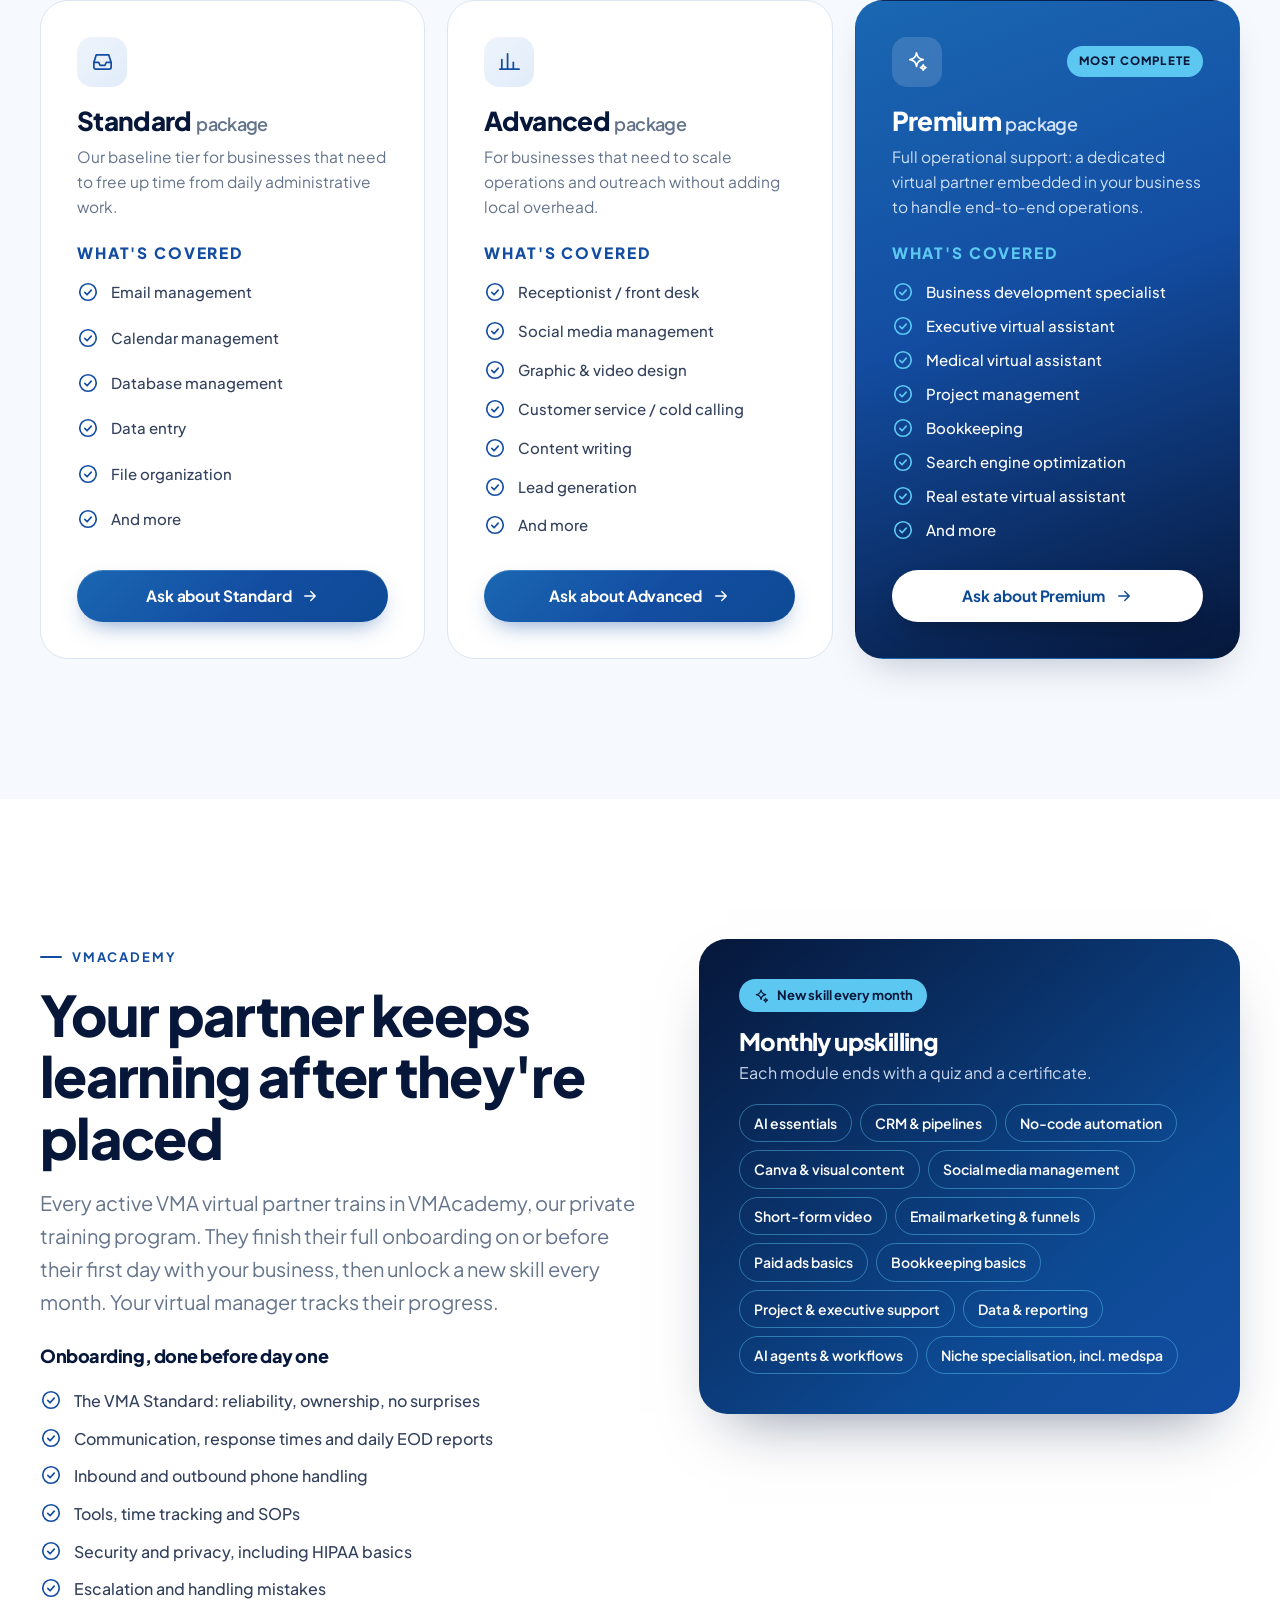
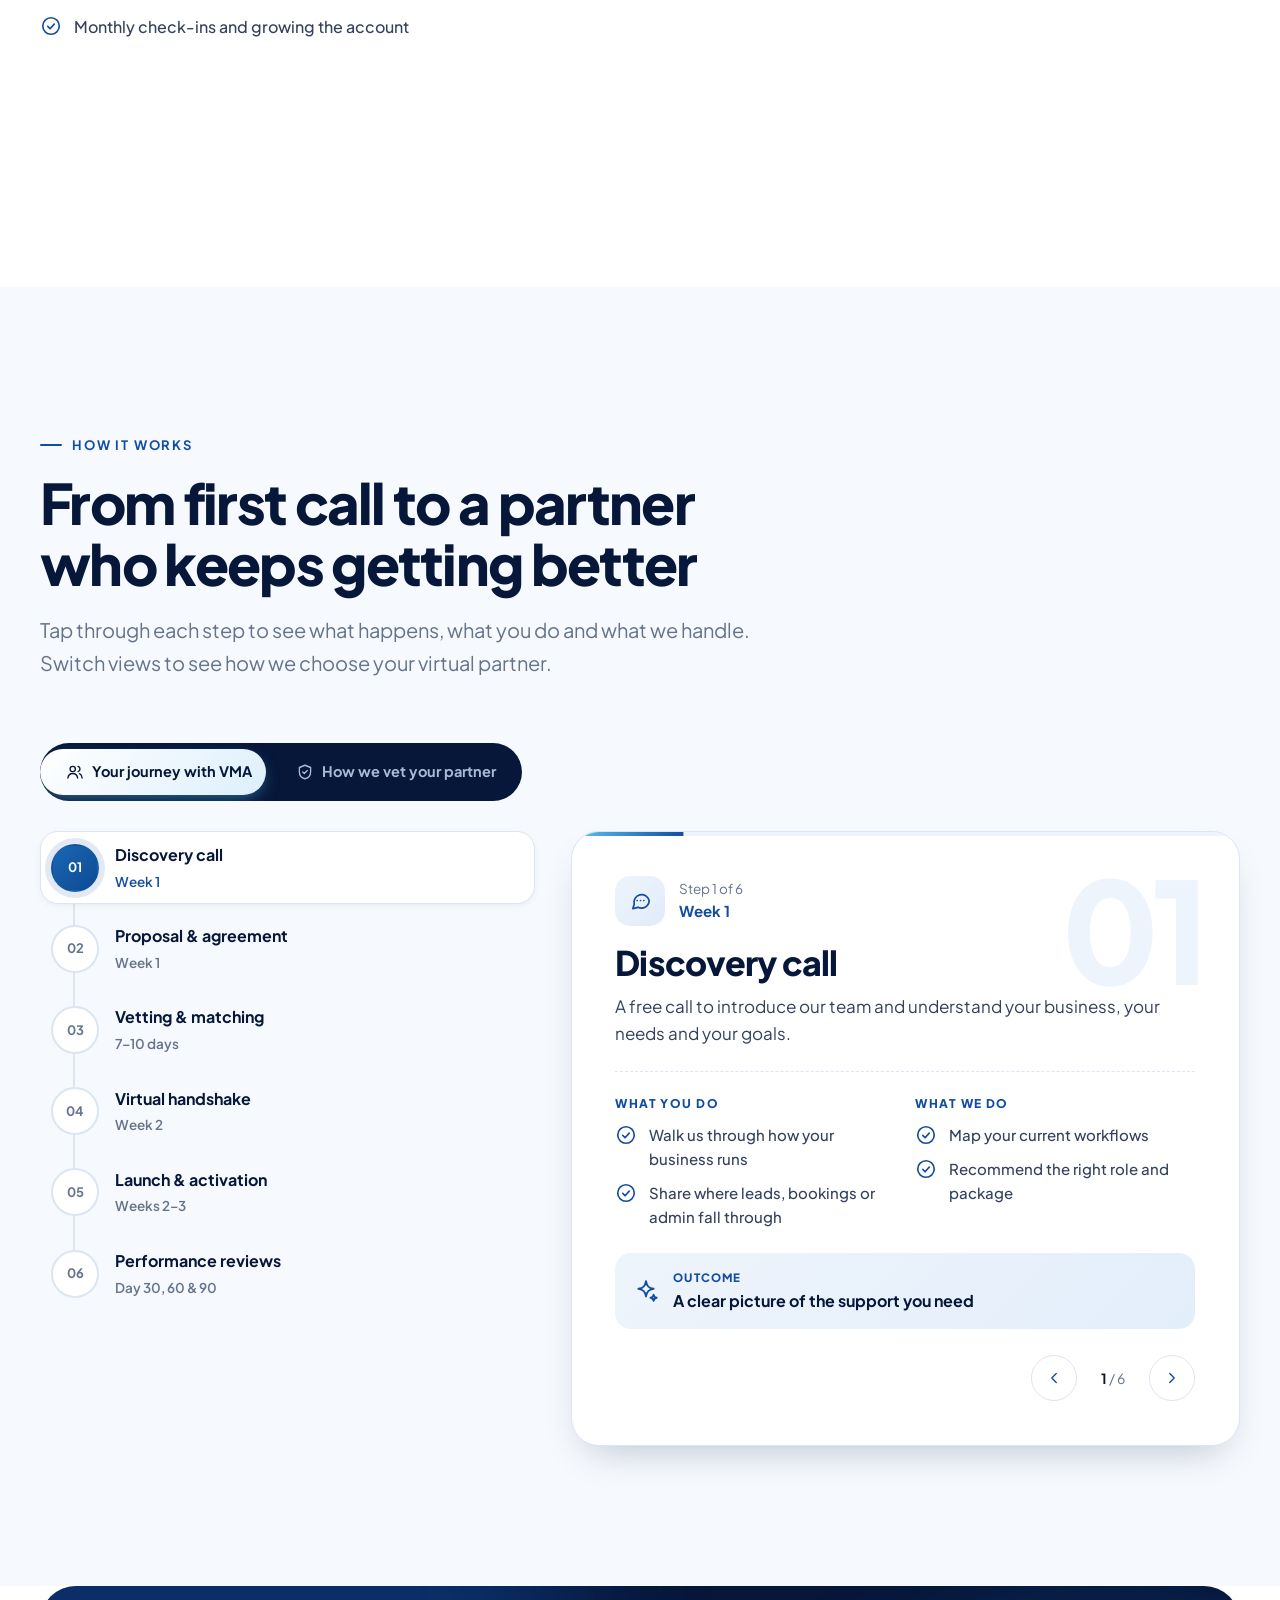
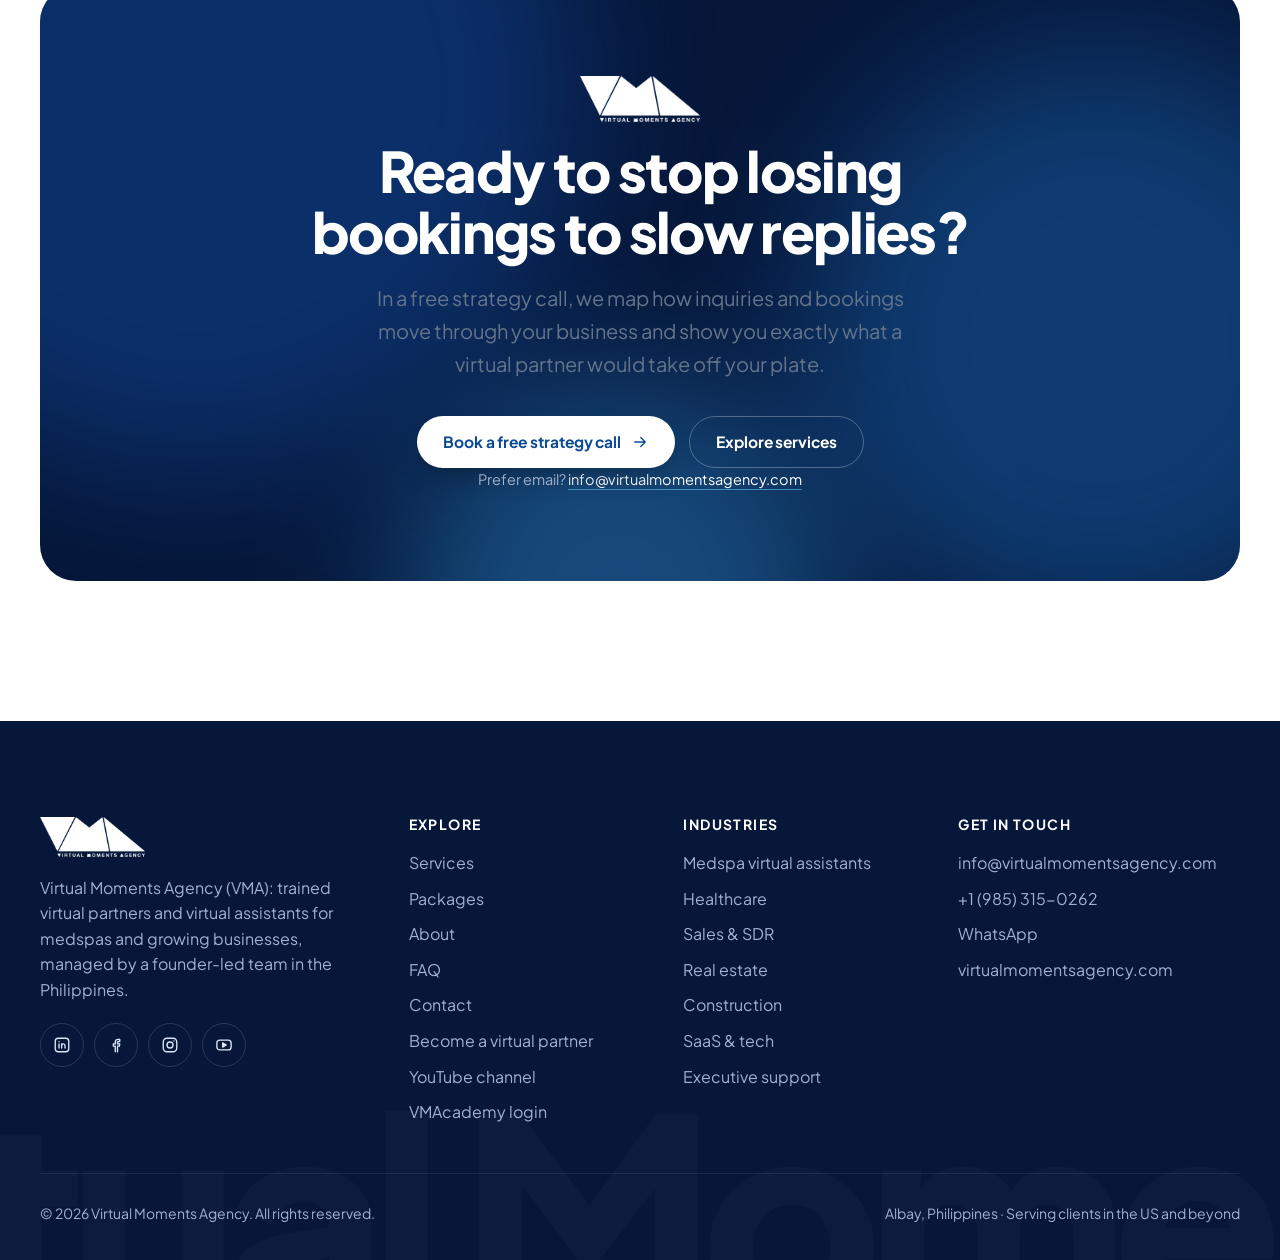
<file: services.html>
<!DOCTYPE html>
<html lang="en">
<head>
<meta charset="UTF-8">
<meta name="viewport" content="width=device-width, initial-scale=1, viewport-fit=cover">
<meta name="theme-color" content="#06173A">
<title>Virtual Assistant Services for Medspas & Businesses | VMA</title>
<meta name="description" content="VMA virtual assistant services for medspas, healthcare, sales, real estate, construction, SaaS and executives, from a dedicated virtual partner.">
<meta property="og:title" content="Virtual Assistant Services for Medspas & Businesses | VMA">
<meta property="og:description" content="VMA virtual assistant services for medspas, healthcare, sales, real estate, construction, SaaS and executives, from a dedicated virtual partner.">
<meta property="og:type" content="website">
<meta property="og:site_name" content="Virtual Moments Agency">
<meta property="og:url" content="https://virtualmomentsagency.com/services.html">
<meta property="og:image" content="https://virtualmomentsagency.com/img/og-image.jpg">
<meta property="og:image:width" content="1200">
<meta property="og:image:height" content="630">
<meta property="og:image:alt" content="Virtual Moments Agency (VMA): virtual assistants for medspas and growing businesses">
<meta name="twitter:card" content="summary_large_image">
<meta name="twitter:title" content="Virtual Assistant Services for Medspas & Businesses | VMA">
<meta name="twitter:description" content="VMA virtual assistant services for medspas, healthcare, sales, real estate, construction, SaaS and executives, from a dedicated virtual partner.">
<meta name="twitter:image" content="https://virtualmomentsagency.com/img/og-image.jpg">
<link rel="canonical" href="https://virtualmomentsagency.com/services.html">
<link rel="icon" href="/favicon.ico" sizes="48x48">
<link rel="icon" type="image/png" sizes="96x96" href="/favicon-96x96.png">
<link rel="icon" type="image/png" sizes="192x192" href="/favicon-192x192.png">
<link rel="apple-touch-icon" sizes="180x180" href="/apple-touch-icon.png">
<link rel="manifest" href="/site.webmanifest">
<link rel="preconnect" href="https://fonts.googleapis.com">
<link rel="preconnect" href="https://fonts.gstatic.com" crossorigin>
<link href="https://fonts.googleapis.com/css2?family=Plus+Jakarta+Sans:wght@400;500;600;700;800&display=swap" rel="stylesheet">
<link rel="stylesheet" href="assets/style.css?v=881f8dff42">
<script type="application/ld+json">
{"@context":"https://schema.org","@graph":[{"@type":"Organization","@id":"https://virtualmomentsagency.com/#org","name":"Virtual Moments Agency","alternateName":["VMA","Virtual Moments","VMA Virtual Assistants"],"description":"Virtual Moments Agency (VMA) is a Philippines-based virtual assistant agency that places trained, dedicated virtual assistants (virtual partners) with medspas and growing businesses.","url":"https://virtualmomentsagency.com/","logo":"https://virtualmomentsagency.com/favicon-512x512.png","image":"https://virtualmomentsagency.com/img/og-image.jpg","email":"info@virtualmomentsagency.com","telephone":"+1-985-315-0262","foundingDate":"2024-01","knowsAbout":["Virtual assistants","Medspa virtual assistants","Medspa front desk support","Lead follow-up","Appointment booking","Executive assistance","Sales development","Real estate virtual assistants"],"sameAs":["https://www.linkedin.com/company/virtual-moments-agency/","https://www.facebook.com/VirtualMomentsAgencyCareers","https://www.instagram.com/marionandres20","https://www.youtube.com/@VirtualMomentsAgency"]},{"@type":"WebSite","@id":"https://virtualmomentsagency.com/#website","name":"Virtual Moments Agency","alternateName":["VMA","Virtual Moments"],"url":"https://virtualmomentsagency.com/","publisher":{"@id":"https://virtualmomentsagency.com/#org"}}]}
</script>
</head>
<body data-page="services">
<div class="curtain" aria-hidden="true"><img src="img/logo.png" alt=""></div>
<div class="progress" aria-hidden="true"></div>

<header class="nav">
  <div class="container nav__inner">
    <a class="nav__logo" href="index.html" aria-label="Virtual Moments Agency home"><img src="img/logo.png" alt="Virtual Moments Agency" width="600" height="229"></a>
    <nav class="nav__links" aria-label="Main">
      <a class="nav__link" href="index.html">Home</a><a class="nav__link" href="services.html" aria-current="page">Services</a><a class="nav__link" href="about.html">About</a><a class="nav__link" href="faq.html">FAQ</a><a class="nav__link" href="contact.html">Contact</a><a class="nav__link" href="academy/">VMAcademy</a>
      <a class="btn btn--white btn--sm nav__cta" data-book href="https://calendar.app.google/Ckj8rndVta2pJSDK7" target="_blank" rel="noopener">Book a free strategy call <svg class="i arrow" aria-hidden="true"><use href="#i-arrow"/></svg></a>
    </nav>
    <button class="burger" aria-label="Open menu" aria-expanded="false" aria-controls="mobile-menu"><span></span><span></span><span></span></button>
  </div>
</header>
<div class="mobile-menu" id="mobile-menu">
  <nav aria-label="Mobile"><a href="index.html">Home<svg class="i arrow" aria-hidden="true"><use href="#i-arrow"/></svg></a><a href="services.html" aria-current="page">Services<svg class="i arrow" aria-hidden="true"><use href="#i-arrow"/></svg></a><a href="about.html">About<svg class="i arrow" aria-hidden="true"><use href="#i-arrow"/></svg></a><a href="faq.html">FAQ<svg class="i arrow" aria-hidden="true"><use href="#i-arrow"/></svg></a><a href="contact.html">Contact<svg class="i arrow" aria-hidden="true"><use href="#i-arrow"/></svg></a><a href="academy/">VMAcademy<svg class="i arrow" aria-hidden="true"><use href="#i-arrow"/></svg></a></nav>
  <div class="mobile-menu__foot">
    <a class="btn btn--white btn--block" data-book href="https://calendar.app.google/Ckj8rndVta2pJSDK7" target="_blank" rel="noopener">Book a free strategy call <svg class="i arrow" aria-hidden="true"><use href="#i-arrow"/></svg></a>
    <span>info@virtualmomentsagency.com</span>
    <a class="mm-yt" href="https://www.youtube.com/@VirtualMomentsAgency" target="_blank" rel="noopener"><svg class="i" aria-hidden="true"><use href="#i-youtube"/></svg> Watch us on YouTube</a>
    <a class="mm-yt" href="/academy/" target="_blank" rel="noopener"><svg class="i" aria-hidden="true"><use href="#i-shield"/></svg> VMAcademy login</a>
  </div>
</div>

<section class="page-hero">
  <div class="aurora" aria-hidden="true"><span></span><span></span><span></span></div>
  <div class="grid-lines" aria-hidden="true"></div>
  <div class="container">
    <div class="crumbs reveal"><a href="index.html">Home</a><span>/</span><span>Services</span></div>
    <span class="eyebrow reveal" data-delay="1">Services</span>
    <h1 class="h-xl reveal" data-delay="2">Support that fits the way your business runs.</h1>
    <p class="lead reveal" data-delay="3">Medspas are our specialty. We also place trained virtual partners (dedicated virtual assistants) with healthcare practices, sales teams, real estate professionals, construction companies, tech companies and executives.</p>
  </div>
</section>

<main>
<section class="section section--mist">
  <div class="container">
    <div class="section-head reveal">
      <span class="eyebrow">Choose your industry</span>
      <h2 class="h-lg">What your virtual partner handles</h2>
    </div>
    <div class="reveal" data-delay="1">
    <div data-tabs data-hash>
      <div class="tabs__list" role="tablist" aria-label="Industries">
        <span class="tabs__ind" aria-hidden="true"></span>
        <button class="tabs__btn" role="tab" id="tab-medspa" data-key="medspa" aria-controls="panel-medspa" aria-selected="true">Medspas <span class="star">Focus</span></button><button class="tabs__btn" role="tab" id="tab-healthcare" data-key="healthcare" aria-controls="panel-healthcare" aria-selected="false">Healthcare</button><button class="tabs__btn" role="tab" id="tab-sales" data-key="sales" aria-controls="panel-sales" aria-selected="false">Sales &amp; SDR</button><button class="tabs__btn" role="tab" id="tab-real-estate" data-key="real-estate" aria-controls="panel-real-estate" aria-selected="false">Real estate</button><button class="tabs__btn" role="tab" id="tab-construction" data-key="construction" aria-controls="panel-construction" aria-selected="false">Construction</button><button class="tabs__btn" role="tab" id="tab-saas" data-key="saas" aria-controls="panel-saas" aria-selected="false">SaaS &amp; tech</button><button class="tabs__btn" role="tab" id="tab-executive" data-key="executive" aria-controls="panel-executive" aria-selected="false">Executive</button>
      </div>
      
      <div class="tabs__panel ind" role="tabpanel" id="panel-medspa" aria-labelledby="tab-medspa">
        <div class="ind__media"><img src="img/treatment.jpg" alt="Medspa treatment in progress"><span class="badge">Our specialty</span></div>
        <div>
          <span class="eyebrow">Medspas</span>
          <h3>A front desk that never lets an inquiry go cold</h3>
          <p class="lead">Medspa (med spa) owners are our focus. Your virtual partner, a dedicated medspa virtual assistant, learns your treatments, pricing questions and booking rules, then keeps leads, consults and patient follow-ups moving every day.</p>
          <ul class="checks"><li><svg class="i" aria-hidden="true"><use href="#i-check"/></svg><span>Replies to website forms, Instagram and Facebook DMs and missed calls</span></li><li><svg class="i" aria-hidden="true"><use href="#i-check"/></svg><span>Answers common treatment and pricing questions using your approved scripts</span></li><li><svg class="i" aria-hidden="true"><use href="#i-check"/></svg><span>Books consultations and treatments, sends confirmations and reminders</span></li><li><svg class="i" aria-hidden="true"><use href="#i-check"/></svg><span>Follows up on no-shows and cancellations to fill open slots</span></li><li><svg class="i" aria-hidden="true"><use href="#i-check"/></svg><span>Sends aftercare check-ins and rebooking prompts after visits</span></li><li><svg class="i" aria-hidden="true"><use href="#i-check"/></svg><span>Reaches out to past patients with your current offers</span></li></ul>
          <a class="btn btn--primary" data-book href="https://calendar.app.google/Ckj8rndVta2pJSDK7" target="_blank" rel="noopener">Book a free strategy call <svg class="i arrow" aria-hidden="true"><use href="#i-arrow"/></svg></a>
        </div>
      </div>
      <div class="tabs__panel ind" role="tabpanel" id="panel-healthcare" aria-labelledby="tab-healthcare">
        <div class="ind__media ind__media--art"><img class="fade" src="img/ind-healthcare.jpg" alt=""><svg class="big" aria-hidden="true"><use href="#i-shield"/></svg></div>
        <div>
          <span class="eyebrow">Healthcare</span>
          <h3>Administrative support that keeps the practice running</h3>
          <p class="lead">Back-office help for clinics and practices, handled with care for patient privacy.</p>
          <ul class="checks"><li><svg class="i" aria-hidden="true"><use href="#i-check"/></svg><span>HIPAA-compliant administrative support</span></li><li><svg class="i" aria-hidden="true"><use href="#i-check"/></svg><span>Medical billing coordination</span></li><li><svg class="i" aria-hidden="true"><use href="#i-check"/></svg><span>Secure patient scheduling and reminders</span></li><li><svg class="i" aria-hidden="true"><use href="#i-check"/></svg><span>Inbox, fax and records admin</span></li><li><svg class="i" aria-hidden="true"><use href="#i-check"/></svg><span>Insurance and referral follow-ups</span></li></ul>
          <a class="btn btn--primary" data-book href="https://calendar.app.google/Ckj8rndVta2pJSDK7" target="_blank" rel="noopener">Book a free strategy call <svg class="i arrow" aria-hidden="true"><use href="#i-arrow"/></svg></a>
        </div>
      </div>
      <div class="tabs__panel ind" role="tabpanel" id="panel-sales" aria-labelledby="tab-sales">
        <div class="ind__media ind__media--art"><img class="fade" src="img/ind-sales.jpg" alt=""><svg class="big" aria-hidden="true"><use href="#i-target"/></svg></div>
        <div>
          <span class="eyebrow">Sales &amp; SDR</span>
          <h3>A pipeline that gets worked every single day</h3>
          <p class="lead">Outbound and pipeline support for founders and sales teams who need more conversations on the calendar.</p>
          <ul class="checks"><li><svg class="i" aria-hidden="true"><use href="#i-check"/></svg><span>Cold calling and professional appointment setting</span></li><li><svg class="i" aria-hidden="true"><use href="#i-check"/></svg><span>Lead list building and qualification</span></li><li><svg class="i" aria-hidden="true"><use href="#i-check"/></svg><span>Follow-up sequences and reminders</span></li><li><svg class="i" aria-hidden="true"><use href="#i-check"/></svg><span>CRM pipeline updates and reporting</span></li><li><svg class="i" aria-hidden="true"><use href="#i-check"/></svg><span>Calendar coordination for your closers</span></li></ul>
          <a class="btn btn--primary" data-book href="https://calendar.app.google/Ckj8rndVta2pJSDK7" target="_blank" rel="noopener">Book a free strategy call <svg class="i arrow" aria-hidden="true"><use href="#i-arrow"/></svg></a>
        </div>
      </div>
      <div class="tabs__panel ind" role="tabpanel" id="panel-real-estate" aria-labelledby="tab-real-estate">
        <div class="ind__media ind__media--art"><img class="fade" src="img/ind-real-estate.jpg" alt=""><svg class="big" aria-hidden="true"><use href="#i-home"/></svg></div>
        <div>
          <span class="eyebrow">Real estate</span>
          <h3>Listings, transactions and tenants, all handled</h3>
          <p class="lead">Support for agents, teams and property managers so deals and tenants never wait on a reply.</p>
          <ul class="checks"><li><svg class="i" aria-hidden="true"><use href="#i-check"/></svg><span>Transaction coordination and deadline tracking</span></li><li><svg class="i" aria-hidden="true"><use href="#i-check"/></svg><span>Listing management and updates</span></li><li><svg class="i" aria-hidden="true"><use href="#i-check"/></svg><span>Proactive tenant communication</span></li><li><svg class="i" aria-hidden="true"><use href="#i-check"/></svg><span>Showing and appointment scheduling</span></li><li><svg class="i" aria-hidden="true"><use href="#i-check"/></svg><span>Inbox and document admin</span></li></ul>
          <a class="btn btn--primary" data-book href="https://calendar.app.google/Ckj8rndVta2pJSDK7" target="_blank" rel="noopener">Book a free strategy call <svg class="i arrow" aria-hidden="true"><use href="#i-arrow"/></svg></a>
        </div>
      </div>
      <div class="tabs__panel ind" role="tabpanel" id="panel-construction" aria-labelledby="tab-construction">
        <div class="ind__media ind__media--art"><img class="fade" src="img/ind-construction.jpg" alt=""><svg class="big" aria-hidden="true"><use href="#i-helmet"/></svg></div>
        <div>
          <span class="eyebrow">Construction</span>
          <h3>Projects that stay on schedule, from bid to closeout</h3>
          <p class="lead">Back-office support for contractors and construction companies, so the office keeps up while your crews are on site.</p>
          <ul class="checks"><li><svg class="i" aria-hidden="true"><use href="#i-check"/></svg><span>Job scheduling and calendar coordination</span></li><li><svg class="i" aria-hidden="true"><use href="#i-check"/></svg><span>Subcontractor and supplier communication</span></li><li><svg class="i" aria-hidden="true"><use href="#i-check"/></svg><span>Bid, estimate and proposal admin</span></li><li><svg class="i" aria-hidden="true"><use href="#i-check"/></svg><span>Permit and project document tracking</span></li><li><svg class="i" aria-hidden="true"><use href="#i-check"/></svg><span>Client updates and follow-ups</span></li><li><svg class="i" aria-hidden="true"><use href="#i-check"/></svg><span>Invoicing and records support</span></li></ul>
          <a class="btn btn--primary" data-book href="https://calendar.app.google/Ckj8rndVta2pJSDK7" target="_blank" rel="noopener">Book a free strategy call <svg class="i arrow" aria-hidden="true"><use href="#i-arrow"/></svg></a>
        </div>
      </div>
      <div class="tabs__panel ind" role="tabpanel" id="panel-saas" aria-labelledby="tab-saas">
        <div class="ind__media ind__media--art"><img class="fade" src="img/ind-saas.jpg" alt=""><svg class="big" aria-hidden="true"><use href="#i-laptop"/></svg></div>
        <div>
          <span class="eyebrow">SaaS &amp; tech</span>
          <h3>Back-office support for lean tech teams</h3>
          <p class="lead">Operational help that frees founders and product teams to focus on the product.</p>
          <ul class="checks"><li><svg class="i" aria-hidden="true"><use href="#i-check"/></svg><span>Back-office process support</span></li><li><svg class="i" aria-hidden="true"><use href="#i-check"/></svg><span>CRM data management and cleanup</span></li><li><svg class="i" aria-hidden="true"><use href="#i-check"/></svg><span>Customer onboarding coordination</span></li><li><svg class="i" aria-hidden="true"><use href="#i-check"/></svg><span>Support inbox triage</span></li><li><svg class="i" aria-hidden="true"><use href="#i-check"/></svg><span>Reporting and documentation upkeep</span></li></ul>
          <a class="btn btn--primary" data-book href="https://calendar.app.google/Ckj8rndVta2pJSDK7" target="_blank" rel="noopener">Book a free strategy call <svg class="i arrow" aria-hidden="true"><use href="#i-arrow"/></svg></a>
        </div>
      </div>
      <div class="tabs__panel ind" role="tabpanel" id="panel-executive" aria-labelledby="tab-executive">
        <div class="ind__media ind__media--art"><img class="fade" src="img/ind-executive.jpg" alt=""><svg class="big" aria-hidden="true"><use href="#i-brief"/></svg></div>
        <div>
          <span class="eyebrow">Executive</span>
          <h3>Your time, protected</h3>
          <p class="lead">High-level assistance for owners and leaders who need their calendar and inbox under control.</p>
          <ul class="checks"><li><svg class="i" aria-hidden="true"><use href="#i-check"/></svg><span>Calendar management and meeting prep</span></li><li><svg class="i" aria-hidden="true"><use href="#i-check"/></svg><span>Email filtering and inbox triage</span></li><li><svg class="i" aria-hidden="true"><use href="#i-check"/></svg><span>Project and task coordination</span></li><li><svg class="i" aria-hidden="true"><use href="#i-check"/></svg><span>Travel and event logistics</span></li><li><svg class="i" aria-hidden="true"><use href="#i-check"/></svg><span>Personal and business admin</span></li></ul>
          <a class="btn btn--primary" data-book href="https://calendar.app.google/Ckj8rndVta2pJSDK7" target="_blank" rel="noopener">Book a free strategy call <svg class="i arrow" aria-hidden="true"><use href="#i-arrow"/></svg></a>
        </div>
      </div>
    </div></div>
  </div>
</section>

<section class="section">
  <div class="container">
    <div class="section-head reveal">
      <span class="eyebrow">The medspa playbook</span>
      <h2 class="h-lg">The front-desk work that slips when you're busy with patients</h2>
      <p class="lead">Your partner works inside your existing booking system, inbox and social accounts, following the scripts and policies you approve.</p>
    </div>
    <div class="grid-3">
      <div class="card spot reveal" data-delay="0"><span class="ic"><svg class="i" aria-hidden="true"><use href="#i-bolt"/></svg></span><h3>Fast lead follow-up</h3><p>Website forms, DMs and missed calls get a reply while the lead is still interested.</p></div>
      <div class="card spot reveal" data-delay="1"><span class="ic"><svg class="i" aria-hidden="true"><use href="#i-filter"/></svg></span><h3>Lead qualifying</h3><p>Answers common treatment and pricing questions and screens inquiries before they reach your calendar.</p></div>
      <div class="card spot reveal" data-delay="2"><span class="ic"><svg class="i" aria-hidden="true"><use href="#i-calendar"/></svg></span><h3>Booking &amp; reminders</h3><p>Schedules consultations and treatments, confirms appointments and follows up on no-shows.</p></div>
      <div class="card spot reveal" data-delay="0"><span class="ic"><svg class="i" aria-hidden="true"><use href="#i-heart"/></svg></span><h3>Patient follow-ups</h3><p>Post-treatment check-ins, aftercare reminders and rebooking prompts that bring patients back.</p></div>
      <div class="card spot reveal" data-delay="1"><span class="ic"><svg class="i" aria-hidden="true"><use href="#i-refresh"/></svg></span><h3>Past-patient reactivation</h3><p>Reaches out to patients who haven't been back in a while with your current offers and openings.</p></div>
      <div class="card spot reveal" data-delay="2"><span class="ic"><svg class="i" aria-hidden="true"><use href="#i-inbox"/></svg></span><h3>Inbox &amp; admin</h3><p>Email triage, CRM updates and the day-to-day admin that keeps your clinic running smoothly.</p></div>
    </div>
  </div>
</section>


<section class="section section--dark case-sec">
  <div class="aurora" aria-hidden="true" style="opacity:.3"><span></span><span></span></div>
  <div class="container">
    <div class="section-head reveal">
      <span class="eyebrow">Real results</span>
      <h2 class="h-lg">How a medical practice cut data errors with a virtual partner</h2>
      <p class="lead">A client case study. Client details are kept private.</p>
    </div>
    <div class="case reveal" data-delay="1">
      <div class="case__stat">
        <span class="case__num" data-count="95">95%</span>
        <span class="case__cap">reduction in data discrepancies</span>
        <span class="case__who"><svg class="i" aria-hidden="true"><use href="#i-shield"/></svg> Medical practice &middot; unnamed client</span>
      </div>
      <div class="case__body">
        <div>
          <h3>What the virtual partner did</h3>
          <ul class="checks"><li><svg class="i" aria-hidden="true"><use href="#i-check"/></svg><span>Compiled and organized patient data from multiple sources</span></li><li><svg class="i" aria-hidden="true"><use href="#i-check"/></svg><span>Reviewed patient charts to confirm all required documentation was present</span></li><li><svg class="i" aria-hidden="true"><use href="#i-check"/></svg><span>Ran regular audits of consent-signing procedures and charting notes against regulatory and practice guidelines</span></li></ul>
        </div>
        <div>
          <h3>The results</h3>
          <ul class="checks"><li><svg class="i" aria-hidden="true"><use href="#i-check"/></svg><span>95% reduction in data discrepancies</span></li><li><svg class="i" aria-hidden="true"><use href="#i-check"/></svg><span>Regular compliance audits and training tracking kept the practice proactive on regulations</span></li><li><svg class="i" aria-hidden="true"><use href="#i-check"/></svg><span>In-house medical staff gained more time for direct patient care</span></li><li><svg class="i" aria-hidden="true"><use href="#i-check"/></svg><span>A more efficient, structured approach to administration</span></li></ul>
        </div>
      </div>
    </div>
  </div>
</section>


<section class="section section--mist">
  <div class="container">
    <div class="section-head center reveal">
      <span class="eyebrow">Service packages</span>
      <h2 class="h-lg">Choose the level of support you need</h2>
      <p class="lead" style="margin-inline:auto">Every package comes with a vetted virtual partner, a dedicated VMA virtual manager and 30/60/90-day performance reviews. We'll walk you through pricing on your free strategy call.</p>
    </div>
    <div class="grid-3 pkgs" id="packages">
      <div class="pkg spot reveal" data-delay="0">
        <div class="pkg__top"><span class="ic"><svg class="i" aria-hidden="true"><use href="#i-inbox"/></svg></span></div>
        <h3>Standard <span>package</span></h3>
        <p>Our baseline tier for businesses that need to free up time from daily administrative work.</p>
        <p class="pkg__label">What's covered</p>
        <ul class="checks"><li><svg class="i" aria-hidden="true"><use href="#i-check"/></svg><span>Email management</span></li><li><svg class="i" aria-hidden="true"><use href="#i-check"/></svg><span>Calendar management</span></li><li><svg class="i" aria-hidden="true"><use href="#i-check"/></svg><span>Database management</span></li><li><svg class="i" aria-hidden="true"><use href="#i-check"/></svg><span>Data entry</span></li><li><svg class="i" aria-hidden="true"><use href="#i-check"/></svg><span>File organization</span></li><li><svg class="i" aria-hidden="true"><use href="#i-check"/></svg><span>And more</span></li></ul>
        <a class="btn btn--primary btn--block" data-book href="https://calendar.app.google/Ckj8rndVta2pJSDK7" target="_blank" rel="noopener">Ask about Standard <svg class="i arrow" aria-hidden="true"><use href="#i-arrow"/></svg></a>
      </div>
      <div class="pkg spot reveal" data-delay="1">
        <div class="pkg__top"><span class="ic"><svg class="i" aria-hidden="true"><use href="#i-chart"/></svg></span></div>
        <h3>Advanced <span>package</span></h3>
        <p>For businesses that need to scale operations and outreach without adding local overhead.</p>
        <p class="pkg__label">What's covered</p>
        <ul class="checks"><li><svg class="i" aria-hidden="true"><use href="#i-check"/></svg><span>Receptionist / front desk</span></li><li><svg class="i" aria-hidden="true"><use href="#i-check"/></svg><span>Social media management</span></li><li><svg class="i" aria-hidden="true"><use href="#i-check"/></svg><span>Graphic &amp; video design</span></li><li><svg class="i" aria-hidden="true"><use href="#i-check"/></svg><span>Customer service / cold calling</span></li><li><svg class="i" aria-hidden="true"><use href="#i-check"/></svg><span>Content writing</span></li><li><svg class="i" aria-hidden="true"><use href="#i-check"/></svg><span>Lead generation</span></li><li><svg class="i" aria-hidden="true"><use href="#i-check"/></svg><span>And more</span></li></ul>
        <a class="btn btn--primary btn--block" data-book href="https://calendar.app.google/Ckj8rndVta2pJSDK7" target="_blank" rel="noopener">Ask about Advanced <svg class="i arrow" aria-hidden="true"><use href="#i-arrow"/></svg></a>
      </div>
      <div class="pkg spot reveal pkg--feature" data-delay="2">
        <div class="pkg__top"><span class="ic"><svg class="i" aria-hidden="true"><use href="#i-sparkle"/></svg></span><span class="pkg__tag">Most complete</span></div>
        <h3>Premium <span>package</span></h3>
        <p>Full operational support: a dedicated virtual partner embedded in your business to handle end-to-end operations.</p>
        <p class="pkg__label">What's covered</p>
        <ul class="checks"><li><svg class="i" aria-hidden="true"><use href="#i-check"/></svg><span>Business development specialist</span></li><li><svg class="i" aria-hidden="true"><use href="#i-check"/></svg><span>Executive virtual assistant</span></li><li><svg class="i" aria-hidden="true"><use href="#i-check"/></svg><span>Medical virtual assistant</span></li><li><svg class="i" aria-hidden="true"><use href="#i-check"/></svg><span>Project management</span></li><li><svg class="i" aria-hidden="true"><use href="#i-check"/></svg><span>Bookkeeping</span></li><li><svg class="i" aria-hidden="true"><use href="#i-check"/></svg><span>Search engine optimization</span></li><li><svg class="i" aria-hidden="true"><use href="#i-check"/></svg><span>Real estate virtual assistant</span></li><li><svg class="i" aria-hidden="true"><use href="#i-check"/></svg><span>And more</span></li></ul>
        <a class="btn btn--white btn--block" data-book href="https://calendar.app.google/Ckj8rndVta2pJSDK7" target="_blank" rel="noopener">Ask about Premium <svg class="i arrow" aria-hidden="true"><use href="#i-arrow"/></svg></a>
      </div>
    </div>
  </div>
</section>


<section class="section" id="academy">
  <div class="container academy">
    <div class="reveal">
      <span class="eyebrow">VMAcademy</span>
      <h2 class="h-lg">Your partner keeps learning after they're placed</h2>
      <p class="lead">Every active VMA virtual partner trains in VMAcademy, our private training program. They finish their full onboarding on or before their first day with your business, then unlock a new skill every month. Your virtual manager tracks their progress.</p>
      <h3 class="acad-h">Onboarding, done before day one</h3>
      <ul class="checks"><li><svg class="i" aria-hidden="true"><use href="#i-check"/></svg><span>The VMA Standard: reliability, ownership, no surprises</span></li><li><svg class="i" aria-hidden="true"><use href="#i-check"/></svg><span>Communication, response times and daily EOD reports</span></li><li><svg class="i" aria-hidden="true"><use href="#i-check"/></svg><span>Inbound and outbound phone handling</span></li><li><svg class="i" aria-hidden="true"><use href="#i-check"/></svg><span>Tools, time tracking and SOPs</span></li><li><svg class="i" aria-hidden="true"><use href="#i-check"/></svg><span>Security and privacy, including HIPAA basics</span></li><li><svg class="i" aria-hidden="true"><use href="#i-check"/></svg><span>Escalation and handling mistakes</span></li><li><svg class="i" aria-hidden="true"><use href="#i-check"/></svg><span>Monthly check-ins and growing the account</span></li></ul>
      <a class="btn btn--ghost acad-login" href="/academy/"><svg class="i" aria-hidden="true"><use href="#i-shield"/></svg> Partner login</a>
    </div>
    <div class="acad-card reveal" data-delay="1">
      <span class="acad-tag"><svg class="i" aria-hidden="true"><use href="#i-sparkle"/></svg> New skill every month</span>
      <h3>Monthly upskilling</h3>
      <p>Each module ends with a quiz and a certificate.</p>
      <ul class="acad-chips"><li>AI essentials</li><li>CRM &amp; pipelines</li><li>No-code automation</li><li>Canva &amp; visual content</li><li>Social media management</li><li>Short-form video</li><li>Email marketing &amp; funnels</li><li>Paid ads basics</li><li>Bookkeeping basics</li><li>Project &amp; executive support</li><li>Data &amp; reporting</li><li>AI agents &amp; workflows</li><li>Niche specialisation, incl. medspa</li></ul>
    </div>
  </div>
</section>



<section class="section section--mist" id="how-it-works">
  <div class="container">
    <div class="section-head reveal">
      <span class="eyebrow">How it works</span>
      <h2 class="h-lg">From first call to a partner who keeps getting better</h2>
      <p class="lead">Tap through each step to see what happens, what you do and what we handle. Switch views to see how we choose your virtual partner.</p>
    </div>
    <div class="jr reveal" data-delay="1" data-journey>
      <div class="jr__modes" role="tablist" aria-label="Choose a view">
        <span class="jr__modeind" aria-hidden="true"></span>
        <button role="tab" data-mode="client" aria-selected="true"><svg class="i" aria-hidden="true"><use href="#i-users"/></svg> Your journey with VMA</button>
        <button role="tab" data-mode="vetting" aria-selected="false"><svg class="i" aria-hidden="true"><use href="#i-shield"/></svg> How we vet your partner</button>
      </div>
      
      <div class="jr__mode is-active" data-mode="client" role="tabpanel">
        <ol class="jr__steps"><span class="jr__rail" aria-hidden="true"><i></i></span>
          <li><button class="jr__step is-active" data-i="0" aria-label="Step 1: Discovery call">
            <span class="jr__dot"><b>01</b><svg class="i ok" aria-hidden="true"><use href="#i-tick"/></svg></span>
            <span class="jr__txt"><b>Discovery call</b><small>Week 1</small></span>
          </button></li>
          <li><button class="jr__step" data-i="1" aria-label="Step 2: Proposal &amp; agreement">
            <span class="jr__dot"><b>02</b><svg class="i ok" aria-hidden="true"><use href="#i-tick"/></svg></span>
            <span class="jr__txt"><b>Proposal &amp; agreement</b><small>Week 1</small></span>
          </button></li>
          <li><button class="jr__step" data-i="2" aria-label="Step 3: Vetting &amp; matching">
            <span class="jr__dot"><b>03</b><svg class="i ok" aria-hidden="true"><use href="#i-tick"/></svg></span>
            <span class="jr__txt"><b>Vetting &amp; matching</b><small>7–10 days</small></span>
          </button></li>
          <li><button class="jr__step" data-i="3" aria-label="Step 4: Virtual handshake">
            <span class="jr__dot"><b>04</b><svg class="i ok" aria-hidden="true"><use href="#i-tick"/></svg></span>
            <span class="jr__txt"><b>Virtual handshake</b><small>Week 2</small></span>
          </button></li>
          <li><button class="jr__step" data-i="4" aria-label="Step 5: Launch &amp; activation">
            <span class="jr__dot"><b>05</b><svg class="i ok" aria-hidden="true"><use href="#i-tick"/></svg></span>
            <span class="jr__txt"><b>Launch &amp; activation</b><small>Weeks 2–3</small></span>
          </button></li>
          <li><button class="jr__step" data-i="5" aria-label="Step 6: Performance reviews">
            <span class="jr__dot"><b>06</b><svg class="i ok" aria-hidden="true"><use href="#i-tick"/></svg></span>
            <span class="jr__txt"><b>Performance reviews</b><small>Day 30, 60 &amp; 90</small></span>
          </button></li>
        </ol>
        <div class="jr__panel">
          <div class="jr__bar" aria-hidden="true"><i></i></div>
          
          <article class="jr__detail is-active" data-i="0">
            <span class="jr__big" aria-hidden="true">01</span>
            <div class="jr__meta"><span class="ic"><svg class="i" aria-hidden="true"><use href="#i-chat"/></svg></span><span>Step 1 of 6<br><b>Week 1</b></span></div>
            <h3>Discovery call</h3>
            <p class="jr__desc">A free call to introduce our team and understand your business, your needs and your goals.</p>
            
              <div class="jr__cols">
                <div><p class="jr__lbl">What you do</p><ul class="checks"><li><svg class="i" aria-hidden="true"><use href="#i-check"/></svg><span>Walk us through how your business runs</span></li><li><svg class="i" aria-hidden="true"><use href="#i-check"/></svg><span>Share where leads, bookings or admin fall through</span></li></ul></div>
                <div><p class="jr__lbl">What we do</p><ul class="checks"><li><svg class="i" aria-hidden="true"><use href="#i-check"/></svg><span>Map your current workflows</span></li><li><svg class="i" aria-hidden="true"><use href="#i-check"/></svg><span>Recommend the right role and package</span></li></ul></div>
              </div>
              <div class="jr__out"><svg class="i" aria-hidden="true"><use href="#i-sparkle"/></svg><span><small>Outcome</small>A clear picture of the support you need</span></div>
          </article>
          <article class="jr__detail" data-i="1">
            <span class="jr__big" aria-hidden="true">02</span>
            <div class="jr__meta"><span class="ic"><svg class="i" aria-hidden="true"><use href="#i-brief"/></svg></span><span>Step 2 of 6<br><b>Week 1</b></span></div>
            <h3>Proposal &amp; agreement</h3>
            <p class="jr__desc">We send a detailed proposal outlining the agreed services and terms. A sourcing deposit starts recruitment and is credited toward your package.</p>
            
              <div class="jr__cols">
                <div><p class="jr__lbl">What you do</p><ul class="checks"><li><svg class="i" aria-hidden="true"><use href="#i-check"/></svg><span>Review the proposal and terms</span></li><li><svg class="i" aria-hidden="true"><use href="#i-check"/></svg><span>Confirm your package and role</span></li></ul></div>
                <div><p class="jr__lbl">What we do</p><ul class="checks"><li><svg class="i" aria-hidden="true"><use href="#i-check"/></svg><span>Put the agreed scope in writing</span></li><li><svg class="i" aria-hidden="true"><use href="#i-check"/></svg><span>Start sourcing candidates for your role</span></li></ul></div>
              </div>
              <div class="jr__out"><svg class="i" aria-hidden="true"><use href="#i-sparkle"/></svg><span><small>Outcome</small>Agreed scope with a short 3-month initial term</span></div>
          </article>
          <article class="jr__detail" data-i="2">
            <span class="jr__big" aria-hidden="true">03</span>
            <div class="jr__meta"><span class="ic"><svg class="i" aria-hidden="true"><use href="#i-search"/></svg></span><span>Step 3 of 6<br><b>7–10 days</b></span></div>
            <h3>Vetting &amp; matching</h3>
            <p class="jr__desc">We run every candidate through our five-stage vetting process and match you with the partner who fits your role best.</p>
            
              <div class="jr__cols">
                <div><p class="jr__lbl">What you do</p><ul class="checks"><li><svg class="i" aria-hidden="true"><use href="#i-check"/></svg><span>Share any must-haves for the role</span></li><li><svg class="i" aria-hidden="true"><use href="#i-check"/></svg><span>Nothing else, we handle the search</span></li></ul></div>
                <div><p class="jr__lbl">What we do</p><ul class="checks"><li><svg class="i" aria-hidden="true"><use href="#i-check"/></svg><span>Screen, test and interview candidates</span></li><li><svg class="i" aria-hidden="true"><use href="#i-check"/></svg><span>Shortlist and match the best fit</span></li></ul></div>
              </div>
              <div class="jr__out"><svg class="i" aria-hidden="true"><use href="#i-sparkle"/></svg><span><small>Outcome</small>A vetted virtual partner matched to your role</span></div><button class="link-arrow jr__jump" data-goto="vetting">See our 5-stage vetting <svg class="i arrow" aria-hidden="true"><use href="#i-arrow"/></svg></button>
          </article>
          <article class="jr__detail" data-i="3">
            <span class="jr__big" aria-hidden="true">04</span>
            <div class="jr__meta"><span class="ic"><svg class="i" aria-hidden="true"><use href="#i-users"/></svg></span><span>Step 4 of 6<br><b>Week 2</b></span></div>
            <h3>Virtual handshake</h3>
            <p class="jr__desc">A collaborative session with your virtual partner to define success metrics, set milestones and make sure every requirement is aligned.</p>
            
              <div class="jr__cols">
                <div><p class="jr__lbl">What you do</p><ul class="checks"><li><svg class="i" aria-hidden="true"><use href="#i-check"/></svg><span>Meet your virtual partner</span></li><li><svg class="i" aria-hidden="true"><use href="#i-check"/></svg><span>Agree on goals and milestones</span></li></ul></div>
                <div><p class="jr__lbl">What we do</p><ul class="checks"><li><svg class="i" aria-hidden="true"><use href="#i-check"/></svg><span>Set up success metrics</span></li><li><svg class="i" aria-hidden="true"><use href="#i-check"/></svg><span>Align tools, access and expectations</span></li></ul></div>
              </div>
              <div class="jr__out"><svg class="i" aria-hidden="true"><use href="#i-sparkle"/></svg><span><small>Outcome</small>Everyone aligned before day one</span></div>
          </article>
          <article class="jr__detail" data-i="4">
            <span class="jr__big" aria-hidden="true">05</span>
            <div class="jr__meta"><span class="ic"><svg class="i" aria-hidden="true"><use href="#i-bolt"/></svg></span><span>Step 5 of 6<br><b>Weeks 2–3</b></span></div>
            <h3>Launch &amp; activation</h3>
            <p class="jr__desc">Your virtual partner begins daily operations. We build and customize your SOPs and set up a feedback loop from the start.</p>
            
              <div class="jr__cols">
                <div><p class="jr__lbl">What you do</p><ul class="checks"><li><svg class="i" aria-hidden="true"><use href="#i-check"/></svg><span>Give access to your tools</span></li><li><svg class="i" aria-hidden="true"><use href="#i-check"/></svg><span>Share feedback in the first weeks</span></li></ul></div>
                <div><p class="jr__lbl">What we do</p><ul class="checks"><li><svg class="i" aria-hidden="true"><use href="#i-check"/></svg><span>Develop and customize SOPs</span></li><li><svg class="i" aria-hidden="true"><use href="#i-check"/></svg><span>Delegate tasks and monitor execution</span></li></ul></div>
              </div>
              <div class="jr__out"><svg class="i" aria-hidden="true"><use href="#i-sparkle"/></svg><span><small>Outcome</small>Daily operations running with your partner</span></div>
          </article>
          <article class="jr__detail" data-i="5">
            <span class="jr__big" aria-hidden="true">06</span>
            <div class="jr__meta"><span class="ic"><svg class="i" aria-hidden="true"><use href="#i-chart"/></svg></span><span>Step 6 of 6<br><b>Day 30, 60 &amp; 90</b></span></div>
            <h3>Performance reviews</h3>
            <p class="jr__desc">Your dedicated virtual manager checks in at 30, 60 and 90 days, then keeps monitoring and refining as you grow.</p>
            
              <div class="jr__cols">
                <div><p class="jr__lbl">What you do</p><ul class="checks"><li><svg class="i" aria-hidden="true"><use href="#i-check"/></svg><span>Join short review check-ins</span></li><li><svg class="i" aria-hidden="true"><use href="#i-check"/></svg><span>Tell us what to adjust or add</span></li></ul></div>
                <div><p class="jr__lbl">What we do</p><ul class="checks"><li><svg class="i" aria-hidden="true"><use href="#i-check"/></svg><span>Track performance against your goals</span></li><li><svg class="i" aria-hidden="true"><use href="#i-check"/></svg><span>Refine processes and plan for scaling</span></li></ul></div>
              </div>
              <div class="jr__out"><svg class="i" aria-hidden="true"><use href="#i-sparkle"/></svg><span><small>Outcome</small>Support that keeps improving over time</span></div>
          </article>
          <div class="jr__nav">
            <button class="arrowbtn dark" data-jr-prev aria-label="Previous step"><svg class="i" aria-hidden="true"><use href="#i-left"/></svg></button>
            <span class="jr__count"><b>1</b> / 6</span>
            <button class="arrowbtn dark" data-jr-next aria-label="Next step"><svg class="i" aria-hidden="true"><use href="#i-right"/></svg></button>
          </div>
        </div>
      </div>
      
      <div class="jr__mode" data-mode="vetting" role="tabpanel">
        <ol class="jr__steps"><span class="jr__rail" aria-hidden="true"><i></i></span>
          <li><button class="jr__step is-active" data-i="0" aria-label="Step 1: Application form">
            <span class="jr__dot"><b>01</b><svg class="i ok" aria-hidden="true"><use href="#i-tick"/></svg></span>
            <span class="jr__txt"><b>Application form</b><small>Stage 1</small></span>
          </button></li>
          <li><button class="jr__step" data-i="1" aria-label="Step 2: Initial screening">
            <span class="jr__dot"><b>02</b><svg class="i ok" aria-hidden="true"><use href="#i-tick"/></svg></span>
            <span class="jr__txt"><b>Initial screening</b><small>Stage 2</small></span>
          </button></li>
          <li><button class="jr__step" data-i="2" aria-label="Step 3: Skill test &amp; interview">
            <span class="jr__dot"><b>03</b><svg class="i ok" aria-hidden="true"><use href="#i-tick"/></svg></span>
            <span class="jr__txt"><b>Skill test &amp; interview</b><small>Stage 3</small></span>
          </button></li>
          <li><button class="jr__step" data-i="3" aria-label="Step 4: Final internal vetting">
            <span class="jr__dot"><b>04</b><svg class="i ok" aria-hidden="true"><use href="#i-tick"/></svg></span>
            <span class="jr__txt"><b>Final internal vetting</b><small>Stage 4</small></span>
          </button></li>
          <li><button class="jr__step" data-i="4" aria-label="Step 5: Virtual handshake">
            <span class="jr__dot"><b>05</b><svg class="i ok" aria-hidden="true"><use href="#i-tick"/></svg></span>
            <span class="jr__txt"><b>Virtual handshake</b><small>Stage 5</small></span>
          </button></li>
        </ol>
        <div class="jr__panel">
          <div class="jr__bar" aria-hidden="true"><i></i></div>
          
          <article class="jr__detail is-active" data-i="0">
            <span class="jr__big" aria-hidden="true">01</span>
            <div class="jr__meta"><span class="ic"><svg class="i" aria-hidden="true"><use href="#i-inbox"/></svg></span><span>Step 1 of 5<br><b>Stage 1</b></span></div>
            <h3>Application form</h3>
            <p class="jr__desc">Candidates apply with their experience, skills and the roles they want to grow in.</p>
            
              <div class="jr__cols one">
                <div><p class="jr__lbl">What we look for</p><ul class="checks"><li><svg class="i" aria-hidden="true"><use href="#i-check"/></svg><span>Relevant experience and skills</span></li><li><svg class="i" aria-hidden="true"><use href="#i-check"/></svg><span>Clear, professional written communication</span></li></ul></div>
              </div>
              <div class="jr__out"><svg class="i" aria-hidden="true"><use href="#i-shield"/></svg><span><small>Why it matters to you</small>Only candidates who match the type of roles we place move forward.</span></div>
          </article>
          <article class="jr__detail" data-i="1">
            <span class="jr__big" aria-hidden="true">02</span>
            <div class="jr__meta"><span class="ic"><svg class="i" aria-hidden="true"><use href="#i-filter"/></svg></span><span>Step 2 of 5<br><b>Stage 2</b></span></div>
            <h3>Initial screening</h3>
            <p class="jr__desc">Our team reviews every application and speaks with promising candidates.</p>
            
              <div class="jr__cols one">
                <div><p class="jr__lbl">What we look for</p><ul class="checks"><li><svg class="i" aria-hidden="true"><use href="#i-check"/></svg><span>Communication and attitude</span></li><li><svg class="i" aria-hidden="true"><use href="#i-check"/></svg><span>Availability and work setup</span></li></ul></div>
              </div>
              <div class="jr__out"><svg class="i" aria-hidden="true"><use href="#i-shield"/></svg><span><small>Why it matters to you</small>We value a can-do attitude and strong work ethic above all else.</span></div>
          </article>
          <article class="jr__detail" data-i="2">
            <span class="jr__big" aria-hidden="true">03</span>
            <div class="jr__meta"><span class="ic"><svg class="i" aria-hidden="true"><use href="#i-target"/></svg></span><span>Step 3 of 5<br><b>Stage 3</b></span></div>
            <h3>Skill test &amp; interview</h3>
            <p class="jr__desc">Candidates complete role-specific tasks and an interview so we can see how they work and think.</p>
            
              <div class="jr__cols one">
                <div><p class="jr__lbl">What we look for</p><ul class="checks"><li><svg class="i" aria-hidden="true"><use href="#i-check"/></svg><span>Role-specific skills in action</span></li><li><svg class="i" aria-hidden="true"><use href="#i-check"/></svg><span>Problem-solving and initiative</span></li></ul></div>
              </div>
              <div class="jr__out"><svg class="i" aria-hidden="true"><use href="#i-shield"/></svg><span><small>Why it matters to you</small>You get a partner who has already shown they can do the work.</span></div>
          </article>
          <article class="jr__detail" data-i="3">
            <span class="jr__big" aria-hidden="true">04</span>
            <div class="jr__meta"><span class="ic"><svg class="i" aria-hidden="true"><use href="#i-shield"/></svg></span><span>Step 4 of 5<br><b>Stage 4</b></span></div>
            <h3>Final internal vetting</h3>
            <p class="jr__desc">Our team reviews each finalist before anyone is presented to you.</p>
            
              <div class="jr__cols one">
                <div><p class="jr__lbl">What we look for</p><ul class="checks"><li><svg class="i" aria-hidden="true"><use href="#i-check"/></svg><span>Fit with your role and business</span></li><li><svg class="i" aria-hidden="true"><use href="#i-check"/></svg><span>Reliability and professionalism</span></li></ul></div>
              </div>
              <div class="jr__out"><svg class="i" aria-hidden="true"><use href="#i-shield"/></svg><span><small>Why it matters to you</small>Every partner we introduce has passed a full internal review.</span></div>
          </article>
          <article class="jr__detail" data-i="4">
            <span class="jr__big" aria-hidden="true">05</span>
            <div class="jr__meta"><span class="ic"><svg class="i" aria-hidden="true"><use href="#i-users"/></svg></span><span>Step 5 of 5<br><b>Stage 5</b></span></div>
            <h3>Virtual handshake</h3>
            <p class="jr__desc">You meet your matched partner on a video call to confirm the fit before launch.</p>
            
              <div class="jr__cols one">
                <div><p class="jr__lbl">What we look for</p><ul class="checks"><li><svg class="i" aria-hidden="true"><use href="#i-check"/></svg><span>Chemistry with you and your team</span></li><li><svg class="i" aria-hidden="true"><use href="#i-check"/></svg><span>Shared understanding of goals</span></li></ul></div>
              </div>
              <div class="jr__out"><svg class="i" aria-hidden="true"><use href="#i-shield"/></svg><span><small>Why it matters to you</small>You confirm the match yourself before day one.</span></div>
          </article>
          <div class="jr__nav">
            <button class="arrowbtn dark" data-jr-prev aria-label="Previous step"><svg class="i" aria-hidden="true"><use href="#i-left"/></svg></button>
            <span class="jr__count"><b>1</b> / 5</span>
            <button class="arrowbtn dark" data-jr-next aria-label="Next step"><svg class="i" aria-hidden="true"><use href="#i-right"/></svg></button>
          </div>
        </div>
      </div>
    </div>
  </div>
</section>



<section class="section" style="padding-top:0">
  <div class="container">
    <div class="cta spot reveal">
      <div class="aurora" aria-hidden="true"><span></span><span></span><span></span></div>
      <img class="cta__logo" src="img/logo.png" alt="Virtual Moments Agency">
      <h2 class="h-lg">Ready to stop losing bookings to slow replies?</h2>
      <p class="lead">In a free strategy call, we map how inquiries and bookings move through your business and show you exactly what a virtual partner would take off your plate.</p>
      <div class="cta__actions">
        <a class="btn btn--white" data-book href="https://calendar.app.google/Ckj8rndVta2pJSDK7" target="_blank" rel="noopener">Book a free strategy call <svg class="i arrow" aria-hidden="true"><use href="#i-arrow"/></svg></a>
        <a class="btn btn--ghost" href="services.html">Explore services</a>
      </div>
      <p class="cta__note">Prefer email? <a href="mailto:info@virtualmomentsagency.com">info@virtualmomentsagency.com</a></p>
    </div>
  </div>
</section>

</main>

<footer class="footer">
  <div class="container">
    <div class="footer__top">
      <div>
        <img class="footer__logo" src="img/logo.png" alt="Virtual Moments Agency">
        <p>Virtual Moments Agency (VMA): trained virtual partners and virtual assistants for medspas and growing businesses, managed by a founder-led team in the Philippines.</p>
        <div class="footer__social">
          <a href="https://www.linkedin.com/company/virtual-moments-agency/" target="_blank" rel="noopener" aria-label="LinkedIn"><svg class="i" aria-hidden="true"><use href="#i-linkedin"/></svg></a>
          <a href="https://www.facebook.com/VirtualMomentsAgencyCareers" target="_blank" rel="noopener" aria-label="Facebook"><svg class="i" aria-hidden="true"><use href="#i-facebook"/></svg></a>
          <a href="https://www.instagram.com/marionandres20" target="_blank" rel="noopener" aria-label="Instagram"><svg class="i" aria-hidden="true"><use href="#i-instagram"/></svg></a>
          <a href="https://www.youtube.com/@VirtualMomentsAgency" target="_blank" rel="noopener" aria-label="YouTube"><svg class="i" aria-hidden="true"><use href="#i-youtube"/></svg></a>
        </div>
      </div>
      <div>
        <h4>Explore</h4>
        <ul>
          <li><a href="services.html">Services</a></li>
          <li><a href="services.html#packages">Packages</a></li>
          <li><a href="about.html">About</a></li>
          <li><a href="faq.html">FAQ</a></li>
          <li><a href="contact.html">Contact</a></li>
          <li><a href="https://forms.gle/vFNCgNB1fBoum96cA" target="_blank" rel="noopener">Become a virtual partner</a></li>
          <li><a href="https://www.youtube.com/@VirtualMomentsAgency" target="_blank" rel="noopener">YouTube channel</a></li>
          <li><a href="/academy/" target="_blank" rel="noopener">VMAcademy login</a></li>
        </ul>
      </div>
      <div>
        <h4>Industries</h4>
        <ul>
          <li><a href="medspa-virtual-assistant.html">Medspa virtual assistants</a></li>
          <li><a href="services.html#healthcare">Healthcare</a></li>
          <li><a href="services.html#sales">Sales &amp; SDR</a></li>
          <li><a href="services.html#real-estate">Real estate</a></li>
          <li><a href="services.html#construction">Construction</a></li>
          <li><a href="services.html#saas">SaaS &amp; tech</a></li>
          <li><a href="services.html#executive">Executive support</a></li>
        </ul>
      </div>
      <div>
        <h4>Get in touch</h4>
        <ul>
          <li><a href="mailto:info@virtualmomentsagency.com">info@virtualmomentsagency.com</a></li>
          <li><a href="tel:+19853150262">+1 (985) 315-0262</a></li>
          <li><a href="https://wa.me/message/63AN23BO226RG1" target="_blank" rel="noopener">WhatsApp</a></li>
          <li>virtualmomentsagency.com</li>
        </ul>
      </div>
    </div>
    <div class="footer__bottom">
      <span>&copy; <span data-year>2026</span> Virtual Moments Agency. All rights reserved.</span>
      <span>Albay, Philippines &middot; Serving clients in the US and beyond</span>
    </div>
  </div>
  <div class="footer__big" aria-hidden="true">Virtual Moments</div>
</footer>
<div class="mbar">
  <a class="btn btn--white" data-book href="https://calendar.app.google/Ckj8rndVta2pJSDK7" target="_blank" rel="noopener" data-no-magnet>Book a free strategy call</a>
  <a class="mbar__mail" href="contact.html" aria-label="Contact VMA"><svg class="i" aria-hidden="true"><use href="#i-mail"/></svg></a>
</div>
<script src="assets/app.js?v=6c04a18459" defer></script>
</body>
</html>
</file>
<file: assets/style.css>
/* ==========================================================================
   Virtual Moments Agency — site styles
   Brand: royal blue #134DA2 / #0D4A94, light blue #1A67B2, cyan accent
   ========================================================================== */

:root {
  --royal: #134DA2;
  --deep: #0D4A94;
  --light: #1A67B2;
  --cyan: #5CC8F2;
  --cyan-soft: #A8E3FA;
  --ink: #06173A;
  --ink-2: #0A2352;
  --mist: #EEF4FB;
  --mist-2: #F6F9FD;
  --line: #DCE5F2;
  --text: #33415C;
  --muted: #64748B;
  --white: #FFFFFF;

  --radius: 20px;
  --radius-lg: 28px;
  --shadow-sm: 0 2px 8px -2px rgba(6, 23, 58, .08);
  --shadow: 0 18px 40px -18px rgba(6, 23, 58, .28);
  --shadow-lg: 0 40px 80px -30px rgba(6, 23, 58, .45);
  --ease: cubic-bezier(.22, 1, .36, 1);
  --nav-h: 76px;
  --safe-b: env(safe-area-inset-bottom, 0px);
}

*, *::before, *::after { box-sizing: border-box; }
html { -webkit-text-size-adjust: 100%; text-size-adjust: 100%; scroll-behavior: smooth; scroll-padding-top: calc(var(--nav-h) + 12px); }
body {
  margin: 0;
  font-family: "Plus Jakarta Sans", system-ui, -apple-system, "Segoe UI", Roboto, sans-serif;
  color: var(--text);
  background: var(--white);
  line-height: 1.6;
  -webkit-font-smoothing: antialiased;
  -moz-osx-font-smoothing: grayscale;
  overflow-x: hidden;
  -webkit-tap-highlight-color: transparent;
}
img { max-width: 100%; display: block; }
a { color: inherit; text-decoration: none; }
button { font: inherit; color: inherit; background: none; border: 0; cursor: pointer; }
h1, h2, h3, h4 { color: var(--ink); line-height: 1.1; letter-spacing: -0.025em; margin: 0; font-weight: 800; }
p { margin: 0; }
svg.i { width: 1em; height: 1em; flex: none; }
:focus-visible { outline: 3px solid var(--cyan); outline-offset: 3px; border-radius: 10px; }
::selection { background: var(--cyan-soft); color: var(--ink); }

.container { width: min(1200px, 100% - 48px); margin-inline: auto; }
@media (max-width: 640px) { .container { width: calc(100% - 40px); } }

.section { padding: clamp(80px, 11vw, 140px) 0; position: relative; }
.section--mist { background: var(--mist-2); }
.section--dark { background: var(--ink); color: #C9D6EC; }
.section--dark h2, .section--dark h3 { color: #fff; }

.eyebrow {
  display: inline-flex; align-items: center; gap: 10px;
  font-size: 13px; font-weight: 700; letter-spacing: .14em; text-transform: uppercase;
  color: var(--royal);
}
.eyebrow::before { content: ""; width: 22px; height: 2px; background: currentColor; border-radius: 2px; }
.section--dark .eyebrow, .hero .eyebrow, .page-hero .eyebrow { color: var(--cyan); }

.h-xl { font-size: clamp(40px, 6.6vw, 84px); letter-spacing: -0.035em; line-height: 1.02; }
.h-lg { font-size: clamp(32px, 4.6vw, 56px); letter-spacing: -0.03em; }
.h-md { font-size: clamp(24px, 2.6vw, 32px); }
.lead { font-size: clamp(17px, 1.6vw, 20px); color: var(--muted); line-height: 1.65; }
.section--dark .lead { color: #A9BAD6; }

.section-head { max-width: 720px; margin-bottom: clamp(40px, 6vw, 64px); }
.section-head h2 { margin: 16px 0 18px; }
.section-head.center { margin-inline: auto; text-align: center; }
.section-head.center .eyebrow::after { content: ""; width: 22px; height: 2px; background: currentColor; border-radius: 2px; }

.grad-text {
  background: linear-gradient(100deg, var(--cyan) 0%, #8FDBFF 45%, #ffffff 100%);
  -webkit-background-clip: text; background-clip: text; color: transparent;
}

/* ---------- Buttons ---------------------------------------------------- */
.btn {
  --bg: var(--royal); --fg: #fff;
  position: relative; isolation: isolate; overflow: hidden;
  display: inline-flex; align-items: center; justify-content: center; gap: 10px;
  min-height: 52px; padding: 0 26px;
  border-radius: 999px;
  background: var(--bg); color: var(--fg);
  font-weight: 700; font-size: 15.5px; letter-spacing: -.005em;
  white-space: nowrap;
  transition: transform .35s var(--ease), box-shadow .35s var(--ease), background-color .3s var(--ease), color .3s var(--ease);
  will-change: transform;
  touch-action: manipulation;
  user-select: none; -webkit-user-select: none;
}
.btn .arrow { width: 18px; height: 18px; transition: transform .35s var(--ease); }
/* light sweep */
.btn::before {
  content: ""; position: absolute; inset: 0; z-index: -1;
  background: linear-gradient(115deg, transparent 30%, rgba(255,255,255,.35) 50%, transparent 70%);
  transform: translateX(-120%);
  transition: transform .8s var(--ease);
}
/* ripple (set by JS) */
.btn .ripple {
  position: absolute; border-radius: 50%; pointer-events: none; z-index: -1;
  width: 12px; height: 12px; margin: -6px 0 0 -6px;
  background: currentColor; opacity: .25;
  transform: scale(0); animation: ripple .65s var(--ease) forwards;
}
@keyframes ripple { to { transform: scale(40); opacity: 0; } }
.btn:active { transform: scale(.965) !important; transition-duration: .12s; }

.btn--primary { --bg: linear-gradient(135deg, var(--light), var(--royal) 55%, var(--deep)); background: var(--bg); box-shadow: 0 10px 24px -10px rgba(19, 77, 162, .6), inset 0 1px 0 rgba(255,255,255,.18); }
.btn--white { --bg: #fff; --fg: var(--deep); box-shadow: 0 12px 30px -12px rgba(0, 0, 0, .45); }
.btn--white::before { background: linear-gradient(115deg, transparent 30%, rgba(92, 200, 242, .28) 50%, transparent 70%); }
.btn--ghost { --bg: transparent; --fg: #fff; border: 1.5px solid rgba(255,255,255,.28); backdrop-filter: blur(6px); -webkit-backdrop-filter: blur(6px); }
.btn--ghost-dark { --bg: transparent; --fg: var(--deep); border: 1.5px solid var(--line); }
.btn--sm { min-height: 44px; padding: 0 20px; font-size: 14.5px; }
.btn--block { width: 100%; }

@media (hover: hover) and (pointer: fine) {
  .btn:hover::before { transform: translateX(120%); }
  .btn:hover .arrow { transform: translateX(4px); }
  .btn--primary:hover { box-shadow: 0 18px 34px -12px rgba(19, 77, 162, .75), inset 0 1px 0 rgba(255,255,255,.2); }
  .btn--white:hover { box-shadow: 0 18px 40px -14px rgba(92, 200, 242, .55); }
  .btn--ghost:hover { background: rgba(255,255,255,.1); border-color: rgba(255,255,255,.55); }
  .btn--ghost-dark:hover { border-color: var(--royal); background: var(--mist); }
}

.link-arrow { display: inline-flex; align-items: center; gap: 8px; font-weight: 700; color: var(--royal); }
.link-arrow .arrow { width: 16px; height: 16px; transition: transform .3s var(--ease); }
.link-arrow:hover .arrow { transform: translateX(4px); }

/* ---------- Navigation ------------------------------------------------ */
.nav {
  position: fixed; inset: 0 0 auto 0; z-index: 100;
  height: var(--nav-h);
  padding-top: env(safe-area-inset-top, 0px);
  transition: background-color .4s var(--ease), box-shadow .4s var(--ease), transform .45s var(--ease), height .3s var(--ease);
}
.nav.is-scrolled { background: rgba(6, 23, 58, .78); backdrop-filter: saturate(160%) blur(18px); -webkit-backdrop-filter: saturate(160%) blur(18px); box-shadow: 0 1px 0 rgba(255,255,255,.06); }
.nav.is-hidden { transform: translateY(-100%); }
.nav__inner { height: 100%; display: flex; align-items: center; justify-content: space-between; gap: 24px; }
.nav__logo img { height: 34px; width: auto; transition: transform .4s var(--ease); }
.nav__logo:hover img { transform: scale(1.03); }
.nav__links { display: flex; align-items: center; gap: 6px; }
.nav__link {
  position: relative; padding: 10px 16px; border-radius: 999px;
  color: rgba(255,255,255,.78); font-weight: 600; font-size: 15px;
  transition: color .25s var(--ease), background-color .25s var(--ease);
}
.nav__link::after {
  content: ""; position: absolute; left: 16px; right: 16px; bottom: 5px; height: 2px; border-radius: 2px;
  background: var(--cyan); transform: scaleX(0); transition: transform .35s var(--ease);
}
.nav__link:hover { color: #fff; }
.nav__link:hover::after, .nav__link[aria-current="page"]::after { transform: scaleX(1); }
.nav__link[aria-current="page"] { color: #fff; }
.nav__cta { margin-left: 10px; }

.burger { display: none; width: 46px; height: 46px; border-radius: 14px; position: relative; background: rgba(255,255,255,.08); border: 1px solid rgba(255,255,255,.14); }
.burger span { position: absolute; left: 13px; right: 13px; height: 2px; background: #fff; border-radius: 2px; transition: transform .4s var(--ease), opacity .3s var(--ease), top .4s var(--ease); }
.burger span:nth-child(1) { top: 16px; }
.burger span:nth-child(2) { top: 22px; }
.burger span:nth-child(3) { top: 28px; }
.menu-open .burger span:nth-child(1) { top: 22px; transform: rotate(45deg); }
.menu-open .burger span:nth-child(2) { opacity: 0; transform: scaleX(.2); }
.menu-open .burger span:nth-child(3) { top: 22px; transform: rotate(-45deg); }

.mobile-menu {
  position: fixed; inset: 0; z-index: 90;
  background: radial-gradient(120% 80% at 100% 0%, rgba(26, 103, 178, .55), transparent 60%), var(--ink);
  padding: calc(var(--nav-h) + 24px + env(safe-area-inset-top, 0px)) 24px calc(32px + var(--safe-b));
  display: flex; flex-direction: column; justify-content: space-between;
  opacity: 0; visibility: hidden; transition: opacity .45s var(--ease), visibility 0s linear .45s;
}
.menu-open .mobile-menu { opacity: 1; visibility: visible; transition: opacity .45s var(--ease); }
.mobile-menu nav { display: flex; flex-direction: column; }
.mobile-menu nav a {
  display: flex; align-items: center; justify-content: space-between;
  padding: 18px 4px; border-bottom: 1px solid rgba(255,255,255,.08);
  color: #fff; font-size: clamp(28px, 8vw, 40px); font-weight: 800; letter-spacing: -.03em;
  opacity: 0; transform: translateY(14px);
  transition: opacity .5s var(--ease), transform .5s var(--ease), color .2s;
}
.mobile-menu nav a .arrow { width: 22px; height: 22px; color: var(--cyan); opacity: .7; }
.mobile-menu nav a[aria-current="page"] { color: var(--cyan); }
.menu-open .mobile-menu nav a { opacity: 1; transform: none; }
.menu-open .mobile-menu nav a:nth-child(1) { transition-delay: .08s; }
.menu-open .mobile-menu nav a:nth-child(2) { transition-delay: .13s; }
.menu-open .mobile-menu nav a:nth-child(3) { transition-delay: .18s; }
.menu-open .mobile-menu nav a:nth-child(4) { transition-delay: .23s; }
.menu-open .mobile-menu nav a:nth-child(5) { transition-delay: .28s; }
.mobile-menu__foot { display: grid; gap: 14px; color: #A9BAD6; font-size: 15px; }
.mobile-menu__foot a:not(.btn) { color: #fff; }
body.menu-open { overflow: hidden; }

@media (max-width: 960px) {
  :root { --nav-h: 68px; }
  .nav__links { display: none; }
  .burger { display: block; }
  .nav__logo img { height: 30px; }
}

/* ---------- Hero (home) ---------------------------------------------- */
.hero {
  position: relative; overflow: hidden; isolation: isolate;
  background: var(--ink); color: #C9D6EC;
  min-height: 100vh; min-height: 100svh;
  display: flex; align-items: center;
  padding: calc(var(--nav-h) + 48px) 0 96px;
}
.aurora { position: absolute; inset: 0; z-index: -2; overflow: hidden; }
.aurora span {
  position: absolute; border-radius: 50%; filter: blur(70px); opacity: .55;
  animation: drift 22s ease-in-out infinite alternate;
}
.aurora span:nth-child(1) { width: 60vw; height: 60vw; max-width: 820px; max-height: 820px; left: -18vw; top: -22vw; background: var(--royal); }
.aurora span:nth-child(2) { width: 46vw; height: 46vw; max-width: 640px; max-height: 640px; right: -12vw; top: 10%; background: var(--light); animation-duration: 26s; animation-delay: -6s; }
.aurora span:nth-child(3) { width: 34vw; height: 34vw; max-width: 480px; max-height: 480px; left: 30%; bottom: -18vw; background: #2A86C9; opacity: .35; animation-duration: 30s; animation-delay: -12s; }
@keyframes drift {
  0% { transform: translate3d(0, 0, 0) scale(1); }
  50% { transform: translate3d(4vw, 3vw, 0) scale(1.08); }
  100% { transform: translate3d(-3vw, 5vw, 0) scale(.96); }
}
.grid-lines {
  position: absolute; inset: 0; z-index: -1; pointer-events: none;
  background-image: linear-gradient(rgba(255,255,255,.045) 1px, transparent 1px), linear-gradient(90deg, rgba(255,255,255,.045) 1px, transparent 1px);
  background-size: 64px 64px;
  -webkit-mask-image: radial-gradient(ellipse 80% 70% at 50% 40%, #000 30%, transparent 75%);
  mask-image: radial-gradient(ellipse 80% 70% at 50% 40%, #000 30%, transparent 75%);
}
.hero__grid { display: grid; grid-template-columns: 1.1fr .9fr; gap: clamp(40px, 6vw, 88px); align-items: center; }
.hero h1 { color: #fff; margin: 22px 0 26px; }
.hero h1 .line { display: block; overflow: hidden; padding-bottom: .06em; }
.hero h1 .line > span { display: inline-block; transform: translateY(105%); animation: rise 1.1s var(--ease) forwards; }
.hero h1 .line:nth-child(2) > span { animation-delay: .12s; }
@keyframes rise { to { transform: none; } }
.hero .lead { color: #B4C4DF; max-width: 560px; }
.rotator { display: inline-grid; vertical-align: bottom; height: 1.65em; overflow: hidden; color: #fff; font-weight: 700; }
.rotator span { grid-area: 1 / 1; transform: translateY(110%); opacity: 0; transition: transform .7s var(--ease), opacity .7s var(--ease); white-space: nowrap; }
.rotator span.is-in { transform: none; opacity: 1; }
.rotator span.is-out { transform: translateY(-110%); opacity: 0; }
.rotator-line { margin-top: 18px; font-size: clamp(17px, 1.6vw, 20px); color: #B4C4DF; }
.rotator-line .rotator span { text-decoration: underline; text-decoration-color: var(--cyan); text-decoration-thickness: 2px; text-underline-offset: 6px; }
.hero__actions { display: flex; flex-wrap: wrap; gap: 14px; margin-top: 38px; }
.hero__facts { display: flex; flex-wrap: wrap; gap: 10px 26px; margin-top: 40px; font-size: 14.5px; color: #9FB2D2; }
.hero__facts li { display: flex; align-items: center; gap: 8px; }
.hero__facts svg { color: var(--cyan); width: 18px; height: 18px; }
ul.clean { list-style: none; padding: 0; margin: 0; }

.hero__visual { position: relative; }
.hero__photo {
  position: relative; border-radius: var(--radius-lg); overflow: hidden; aspect-ratio: 4 / 5;
  box-shadow: var(--shadow-lg);
  transform: perspective(1200px) rotateY(-4deg) rotateX(2deg);
  transition: transform .8s var(--ease);
}
.hero__photo img { width: 100%; height: 100%; object-fit: cover; transform: scale(1.06); }
.hero__photo::after { content: ""; position: absolute; inset: 0; background: linear-gradient(180deg, transparent 45%, rgba(6,23,58,.65)); }
.hero__visual:hover .hero__photo { transform: perspective(1200px) rotateY(0) rotateX(0); }
.hero__tri { position: absolute; width: 120px; height: 120px; right: -26px; top: -26px; z-index: -1; opacity: .9; }

.toast {
  position: absolute; display: flex; gap: 12px; align-items: center;
  padding: 13px 16px 13px 13px; border-radius: 16px; min-width: 240px; max-width: 290px;
  background: rgba(255,255,255,.92); color: var(--ink);
  backdrop-filter: blur(14px); -webkit-backdrop-filter: blur(14px);
  box-shadow: 0 20px 40px -18px rgba(0,0,0,.5);
  font-size: 13.5px; line-height: 1.35;
  opacity: 0; transform: translateY(14px) scale(.97);
  transition: opacity .7s var(--ease), transform .7s var(--ease);
}
.toast.is-on { opacity: 1; transform: none; }
.toast b { display: block; font-size: 14px; }
.toast small { color: var(--muted); }
.toast__ic { width: 38px; height: 38px; border-radius: 12px; display: grid; place-items: center; color: #fff; flex: none; background: linear-gradient(135deg, var(--light), var(--deep)); }
.toast__ic svg { width: 18px; height: 18px; }
.toast--1 { left: -38px; top: 14%; }
.toast--2 { right: -30px; top: 46%; }
.toast--3 { left: -20px; bottom: 9%; }
.toast__ic.ok { background: linear-gradient(135deg, #34C38F, #1E9E6E); }
.toast .tag { position: absolute; top: -9px; right: 12px; font-size: 10.5px; font-weight: 700; letter-spacing: .08em; text-transform: uppercase; background: var(--ink); color: var(--cyan); padding: 2px 8px; border-radius: 999px; }

.scroll-cue { position: absolute; left: 50%; bottom: 26px; transform: translateX(-50%); width: 26px; height: 42px; border: 2px solid rgba(255,255,255,.25); border-radius: 14px; }
.scroll-cue::after { content: ""; position: absolute; left: 50%; top: 8px; width: 4px; height: 8px; margin-left: -2px; border-radius: 2px; background: var(--cyan); animation: cue 2s var(--ease) infinite; }
@keyframes cue { 0% { opacity: 0; transform: translateY(0); } 30% { opacity: 1; } 100% { opacity: 0; transform: translateY(14px); } }

@media (max-width: 960px) {
  .hero { min-height: auto; padding-bottom: 72px; }
  .hero__grid { grid-template-columns: 1fr; }
  .hero__visual { max-width: 460px; width: 100%; margin: 12px auto 0; }
  .hero__photo { aspect-ratio: 5 / 5.2; transform: none; }
  .toast { min-width: 0; max-width: 250px; font-size: 12.5px; }
  .toast--1 { left: -6px; top: 8%; }
  .toast--2 { right: -6px; top: 44%; }
  .toast--3 { left: 4px; bottom: 6%; }
  .scroll-cue { display: none; }
}
@media (max-width: 420px) {
  .hero__actions .btn { width: 100%; }
  .toast { max-width: 220px; padding: 10px 12px 10px 10px; }
  .toast__ic { width: 32px; height: 32px; border-radius: 10px; }
}

/* ---------- Marquee --------------------------------------------------- */
.marquee { background: var(--ink-2); border-block: 1px solid rgba(255,255,255,.06); overflow: hidden; padding: 22px 0; }
.marquee__track { display: flex; width: max-content; animation: scroll 90s linear infinite; }
.marquee:hover .marquee__track { animation-play-state: paused; }
.marquee__group { display: flex; align-items: center; gap: 44px; padding-right: 44px; }
.marquee__item { display: flex; align-items: center; gap: 44px; color: #DCE6F7; font-weight: 700; font-size: clamp(16px, 1.7vw, 20px); white-space: nowrap; letter-spacing: -.01em; }
.marquee__item::after { content: ""; width: 10px; height: 10px; background: var(--cyan); clip-path: polygon(50% 0, 100% 100%, 0 100%); opacity: .8; }
@keyframes scroll { to { transform: translateX(-50%); } }

/* ---------- Cards / spotlight ---------------------------------------- */
.spot { position: relative; isolation: isolate; }
.spot::before {
  content: ""; position: absolute; inset: 0; border-radius: inherit; z-index: -1; pointer-events: none;
  background: radial-gradient(360px circle at var(--mx, 50%) var(--my, 50%), rgba(92, 200, 242, .16), transparent 60%);
  opacity: 0; transition: opacity .4s var(--ease);
}
@media (hover: hover) { .spot:hover::before { opacity: 1; } }

.card {
  background: #fff; border: 1px solid var(--line); border-radius: var(--radius);
  padding: 30px; transition: transform .45s var(--ease), box-shadow .45s var(--ease), border-color .45s var(--ease);
}
@media (hover: hover) { .card:hover { transform: translateY(-4px); box-shadow: var(--shadow); border-color: #C7D6EC; } }
.card h3 { font-size: 19px; margin: 18px 0 10px; letter-spacing: -.015em; }
.card p { color: var(--muted); font-size: 15.5px; }
.ic {
  width: 50px; height: 50px; border-radius: 15px; display: grid; place-items: center;
  background: linear-gradient(135deg, var(--mist), #E1ECFA); color: var(--royal);
  transition: transform .45s var(--ease), background .45s var(--ease), color .45s var(--ease);
}
.ic svg { width: 23px; height: 23px; }
@media (hover: hover) { .card:hover .ic { transform: rotate(-6deg) scale(1.06); background: linear-gradient(135deg, var(--light), var(--deep)); color: #fff; } }

.grid-3 { display: grid; grid-template-columns: repeat(3, 1fr); gap: 22px; }
.grid-2 { display: grid; grid-template-columns: repeat(2, 1fr); gap: 22px; }
.grid-4 { display: grid; grid-template-columns: repeat(4, 1fr); gap: 22px; }
@media (max-width: 960px) { .grid-3, .grid-4 { grid-template-columns: repeat(2, 1fr); } }
@media (max-width: 640px) { .grid-3, .grid-2, .grid-4 { grid-template-columns: 1fr; } }

/* ---------- Industry tabs -------------------------------------------- */
.tabs__list {
  position: relative; display: flex; gap: 4px; padding: 6px; border-radius: 999px;
  background: #fff; border: 1px solid var(--line); box-shadow: var(--shadow-sm);
  width: max-content; max-width: 100%; overflow-x: auto; scrollbar-width: none;
  margin-bottom: 36px; scroll-snap-type: x proximity;
}
.tabs__list::-webkit-scrollbar { display: none; }
.tabs__btn {
  position: relative; z-index: 1; padding: 12px 20px; border-radius: 999px; white-space: nowrap;
  font-weight: 700; font-size: 14.5px; color: var(--muted); scroll-snap-align: center;
  transition: color .35s var(--ease); min-height: 44px; display: inline-flex; align-items: center; gap: 8px;
}
.tabs__btn:hover { color: var(--ink); }
.tabs__btn[aria-selected="true"] { color: #fff; }
.tabs__btn .star { font-size: 10px; letter-spacing: .08em; text-transform: uppercase; padding: 2px 7px; border-radius: 999px; background: var(--cyan); color: var(--ink); }
.tabs__ind {
  position: absolute; z-index: 0; top: 6px; bottom: 6px; left: 0; width: 0; border-radius: 999px;
  background: linear-gradient(135deg, var(--light), var(--deep));
  box-shadow: 0 8px 20px -8px rgba(19, 77, 162, .6);
  transition: transform .5s var(--ease), width .5s var(--ease);
}
.tabs__panel { display: none; }
.tabs__panel.is-active { display: grid; animation: panelIn .6s var(--ease); }
@keyframes panelIn { from { opacity: 0; transform: translateY(12px); } to { opacity: 1; transform: none; } }

.ind {
  grid-template-columns: 1fr 1fr; gap: clamp(28px, 4vw, 56px); align-items: center;
  background: #fff; border: 1px solid var(--line); border-radius: var(--radius-lg); padding: clamp(24px, 3.4vw, 44px);
  box-shadow: var(--shadow-sm);
}
.ind__media { position: relative; border-radius: var(--radius); overflow: hidden; aspect-ratio: 4 / 3.3; background: linear-gradient(135deg, var(--royal), var(--ink)); }
.ind__media img { width: 100%; height: 100%; object-fit: cover; }
.ind__media--art { display: grid; place-items: center; color: #fff; }
.ind__media--art svg.big { position: relative; z-index: 2; width: 30%; height: auto; opacity: .95; filter: drop-shadow(0 8px 24px rgba(6,23,58,.45)); }
.ind__media--art img.fade { position: absolute; inset: 0; z-index: 0; width: 100%; height: 100%; object-fit: cover; opacity: .32; filter: grayscale(.35) saturate(.8); mix-blend-mode: luminosity; transition: opacity .6s var(--ease), transform 1.2s var(--ease); }
.ind:hover .ind__media--art img.fade { opacity: .42; transform: scale(1.04); }
.ind__media--art::before { content: ""; position: absolute; inset: 0; z-index: 1; background: radial-gradient(80% 60% at 80% 10%, rgba(92,200,242,.35), transparent 60%); }
.ind__media .badge { position: absolute; left: 16px; top: 16px; background: rgba(255,255,255,.92); color: var(--ink); font-size: 12px; font-weight: 700; padding: 6px 12px; border-radius: 999px; }
.ind h3 { font-size: clamp(26px, 3vw, 36px); margin: 12px 0 14px; }
.ind p.lead { font-size: 17px; }
.checks { list-style: none; padding: 0; margin: 22px 0 28px; display: grid; gap: 12px; }
.checks li { display: flex; gap: 12px; align-items: flex-start; color: var(--text); font-weight: 500; }
.checks li svg { width: 22px; height: 22px; color: var(--royal); flex: none; margin-top: 1px; }
@media (max-width: 860px) { .ind { grid-template-columns: 1fr; } .ind__media { aspect-ratio: 16 / 10; } }

/* ---------- Steps with progress line --------------------------------- */
.steps { position: relative; display: grid; grid-template-columns: repeat(4, 1fr); gap: 22px; }
.steps__line { position: absolute; left: 0; right: 0; top: 27px; height: 2px; background: rgba(255,255,255,.1); border-radius: 2px; overflow: hidden; }
.steps__line i { position: absolute; inset: 0; transform-origin: left; transform: scaleX(var(--p, 0)); background: linear-gradient(90deg, var(--cyan), var(--light)); transition: transform .2s linear; }
.step { position: relative; padding-top: 0; }
.step__num {
  position: relative; z-index: 1; width: 56px; height: 56px; border-radius: 50%;
  display: grid; place-items: center; font-weight: 800; font-size: 18px;
  background: var(--ink-2); color: #fff; border: 2px solid rgba(255,255,255,.14);
  transition: background .5s var(--ease), border-color .5s var(--ease), box-shadow .5s var(--ease), color .5s;
}
.step.is-lit .step__num { background: linear-gradient(135deg, var(--cyan), var(--light)); border-color: transparent; color: var(--ink); box-shadow: 0 0 0 8px rgba(92, 200, 242, .12); }
.step h3 { font-size: 20px; margin: 22px 0 10px; }
.step p { color: #A9BAD6; font-size: 15.5px; }
.steps--light .steps__line { background: var(--line); }
.steps--light .step__num { background: #fff; color: var(--royal); border-color: var(--line); }
.steps--light .step p { color: var(--muted); }
.steps--light .step h3 { color: var(--ink); }
@media (max-width: 860px) {
  .steps { grid-template-columns: 1fr; gap: 34px; padding-left: 0; }
  .steps__line { left: 27px; right: auto; top: 28px; bottom: 28px; width: 2px; height: auto; }
  .steps__line i { transform-origin: top; transform: scaleY(var(--p, 0)); }
  .step { display: grid; grid-template-columns: 56px 1fr; column-gap: 20px; }
  .step h3 { margin: 6px 0 6px; }
  .step > div { grid-column: 2; }
  .step__num { grid-row: span 2; }
}

/* ---------- Testimonials (quote shield) ------------------------------ */
.quotes { display: grid; grid-template-columns: .9fr 1.1fr; gap: clamp(28px, 5vw, 72px); align-items: center; }
.shield {
  position: relative; border-radius: var(--radius-lg); padding: clamp(32px, 4vw, 56px); overflow: hidden;
  background: linear-gradient(150deg, var(--light), var(--royal) 45%, var(--deep)); color: #fff; min-height: 380px;
  box-shadow: var(--shadow-lg);
}
.shield::before { content: ""; pointer-events: none; z-index: 0; position: absolute; width: 260px; height: 260px; right: -70px; bottom: -70px; background: rgba(255,255,255,.07); clip-path: polygon(50% 0, 100% 100%, 0 100%); }
.shield > * { position: relative; z-index: 1; }
.shield__mark { width: 54px; height: 54px; color: var(--cyan); opacity: .9; }
.slides { position: relative; margin-top: 18px; min-height: 230px; }
.slide { position: absolute; inset: 0; opacity: 0; transform: translateX(24px); transition: opacity .7s var(--ease), transform .7s var(--ease); pointer-events: none; }
.slide.is-active { opacity: 1; transform: none; pointer-events: auto; position: relative; }
.slide blockquote { margin: 0; font-size: clamp(19px, 2vw, 24px); line-height: 1.5; font-weight: 600; letter-spacing: -.01em; color: #fff; }
.slide figcaption { display: flex; align-items: center; gap: 12px; margin-top: 26px; font-weight: 700; }
.slide figcaption .av { width: 44px; height: 44px; border-radius: 50%; background: rgba(255,255,255,.16); display: grid; place-items: center; font-size: 14px; }
.slide figcaption small { display: block; font-weight: 500; color: #CFE0F7; }
.slider-ctl { display: flex; align-items: center; gap: 14px; margin-top: 30px; }
.dots { display: flex; gap: 8px; }
.dot { display: block; width: 10px; height: 10px; border-radius: 999px; background: rgba(255,255,255,.35); transition: width .45s var(--ease), background .3s; padding: 0; min-height: 0; }
.dot.is-active { width: 30px; background: #fff; }
.dot-hit { padding: 10px 2px; }
.arrowbtn { width: 46px; height: 46px; border-radius: 50%; display: grid; place-items: center; border: 1.5px solid rgba(255,255,255,.35); color: #fff; transition: background .3s var(--ease), transform .3s var(--ease); }
.arrowbtn svg { width: 18px; height: 18px; }
.arrowbtn:hover { background: rgba(255,255,255,.14); }
.arrowbtn:active { transform: scale(.92); }
.slider-ctl .spacer { flex: 1; }
@media (max-width: 860px) { .quotes { grid-template-columns: 1fr; } .shield { min-height: 0; } }

/* ---------- Split feature ------------------------------------------- */
.split { display: grid; grid-template-columns: 1fr 1fr; gap: clamp(32px, 6vw, 88px); align-items: center; }
.split__media { position: relative; border-radius: var(--radius-lg); overflow: hidden; aspect-ratio: 5 / 4.4; box-shadow: var(--shadow); }
.split__media img { width: 100%; height: 100%; object-fit: cover; transition: transform 1.2s var(--ease); }
.split__media:hover img { transform: scale(1.04); }
.split__media .float {
  position: absolute; left: 18px; bottom: 18px; right: 18px; max-width: 320px;
  background: rgba(255,255,255,.93); backdrop-filter: blur(10px); -webkit-backdrop-filter: blur(10px);
  border-radius: 16px; padding: 16px 18px; display: flex; gap: 12px; align-items: center; color: var(--ink);
  box-shadow: var(--shadow);
}
.split__media .float img { width: 48px; height: 48px; border-radius: 12px; object-fit: cover; }
.split__media .float b { display: block; font-size: 15px; }
.split__media .float small { color: var(--muted); font-size: 13px; }
@media (max-width: 860px) { .split { grid-template-columns: 1fr; } .split--rev .split__media { order: -1; } }

.stat-row { display: flex; flex-wrap: wrap; gap: 28px 44px; margin-top: 34px; }
.stat b { display: block; font-size: clamp(28px, 3vw, 38px); color: var(--ink); letter-spacing: -.03em; font-weight: 800; line-height: 1.1; }
.stat span { color: var(--muted); font-size: 14.5px; }

/* ---------- CTA band ------------------------------------------------- */
.cta {
  position: relative; overflow: hidden; isolation: isolate; border-radius: 36px;
  padding: clamp(48px, 7vw, 96px) clamp(24px, 6vw, 80px);
  background: var(--ink); color: #B4C4DF; text-align: center;
}
.cta .aurora span { opacity: .45; }
.cta h2 { color: #fff; margin: 18px auto 18px; max-width: 760px; }
.cta p { max-width: 560px; margin: 0 auto; }
.cta__logo { height: 46px; width: auto; margin: 0 auto; }
.cta__actions { display: flex; flex-wrap: wrap; gap: 14px; justify-content: center; margin-top: 36px; }
.cta__note { margin-top: 22px; font-size: 14.5px; }
.cta__note a { color: #fff; text-decoration: underline; text-underline-offset: 4px; text-decoration-color: rgba(92,200,242,.6); }
.cta .spot::before { background: radial-gradient(500px circle at var(--mx, 50%) var(--my, 50%), rgba(92, 200, 242, .14), transparent 60%); }

/* ---------- Page hero (inner pages) --------------------------------- */
.page-hero { position: relative; overflow: hidden; isolation: isolate; background: var(--ink); color: #B4C4DF; padding: calc(var(--nav-h) + clamp(64px, 9vw, 120px)) 0 clamp(72px, 9vw, 120px); }
.page-hero h1 { color: #fff; margin: 18px 0 20px; max-width: 900px; }
.page-hero .lead { color: #B4C4DF; max-width: 640px; }
.page-hero .aurora span { opacity: .4; }
.crumbs { display: flex; gap: 8px; font-size: 13.5px; color: #8EA3C6; margin-bottom: 8px; }
.crumbs a:hover { color: #fff; }

/* ---------- Leadership --------------------------------------------- */
.person { border-radius: var(--radius-lg); overflow: hidden; background: #fff; border: 1px solid var(--line); transition: transform .5s var(--ease), box-shadow .5s var(--ease); }
@media (hover: hover) { .person:hover { transform: translateY(-4px); box-shadow: var(--shadow); } }
.person__img { aspect-ratio: 4 / 3.4; overflow: hidden; background: var(--mist); }
.person__img img { width: 100%; height: 100%; object-fit: cover; object-position: center 20%; transition: transform 1s var(--ease); }
.person:hover .person__img img { transform: scale(1.04); }
.person__body { padding: 26px 28px 30px; }
.person__role { color: var(--royal); font-weight: 700; font-size: 14px; margin: 4px 0 12px; }
.person__body p { color: var(--muted); font-size: 15.5px; }
.person__body .link-arrow { margin-top: 16px; font-size: 14.5px; }

/* ---------- Timeline ------------------------------------------------ */
.timeline { list-style: none; margin: 0; padding: 0; display: grid; gap: 14px; counter-reset: t; }
.timeline li {
  counter-increment: t; display: flex; gap: 18px; align-items: center;
  background: #fff; border: 1px solid var(--line); border-radius: 18px; padding: 18px 22px;
  font-weight: 700; color: var(--ink); transition: transform .4s var(--ease), border-color .4s var(--ease);
}
.timeline li::before { content: counter(t, decimal-leading-zero); font-size: 13px; font-weight: 800; color: var(--royal); background: var(--mist); padding: 8px 10px; border-radius: 10px; }
.timeline li small { display: block; color: var(--muted); font-weight: 500; font-size: 14.5px; margin-top: 2px; }
@media (hover: hover) { .timeline li:hover { transform: translateX(6px); border-color: #C7D6EC; } }

/* ---------- FAQ ----------------------------------------------------- */
.faq-tools { display: flex; flex-wrap: wrap; gap: 12px; align-items: center; margin-bottom: 26px; }
.search { position: relative; flex: 1 1 280px; }
.search input {
  width: 100%; min-height: 54px; padding: 0 18px 0 50px; border-radius: 999px; border: 1.5px solid var(--line);
  font: inherit; font-size: 16px; color: var(--ink); background: #fff; transition: border-color .3s, box-shadow .3s;
  -webkit-appearance: none; appearance: none;
}
.search input:focus { outline: none; border-color: var(--royal); box-shadow: 0 0 0 4px rgba(19, 77, 162, .12); }
.search svg { position: absolute; left: 18px; top: 50%; width: 20px; height: 20px; transform: translateY(-50%); color: var(--muted); }
.chips { display: flex; flex-wrap: wrap; gap: 8px; }
.chip { min-height: 42px; padding: 0 16px; border-radius: 999px; border: 1.5px solid var(--line); font-weight: 700; font-size: 14px; color: var(--muted); background: #fff; transition: all .3s var(--ease); }
.chip:hover { color: var(--ink); border-color: #C7D6EC; }
.chip[aria-pressed="true"] { background: var(--ink); color: #fff; border-color: var(--ink); }
.chip:active { transform: scale(.95); }

.acc { border: 1px solid var(--line); border-radius: 18px; background: #fff; margin-bottom: 12px; overflow: hidden; transition: box-shadow .4s var(--ease), border-color .4s var(--ease); }
.acc.is-open { box-shadow: var(--shadow-sm); border-color: #C7D6EC; }
.acc__q { width: 100%; text-align: left; display: flex; align-items: center; justify-content: space-between; gap: 18px; padding: 22px 24px; min-height: 64px; font-weight: 700; font-size: 17px; color: var(--ink); }
.acc__q:hover { color: var(--royal); }
.acc__plus { position: relative; width: 32px; height: 32px; border-radius: 50%; background: var(--mist); flex: none; transition: background .35s var(--ease), transform .45s var(--ease); }
.acc__plus::before, .acc__plus::after { content: ""; position: absolute; left: 50%; top: 50%; width: 12px; height: 2px; margin: -1px 0 0 -6px; background: var(--royal); border-radius: 2px; transition: transform .45s var(--ease), background .3s; }
.acc__plus::after { transform: rotate(90deg); }
.acc.is-open .acc__plus { background: var(--royal); transform: rotate(180deg); }
.acc.is-open .acc__plus::before, .acc.is-open .acc__plus::after { background: #fff; }
.acc.is-open .acc__plus::after { transform: rotate(0); }
.acc__a { display: grid; grid-template-rows: 0fr; transition: grid-template-rows .5s var(--ease); }
.acc.is-open .acc__a { grid-template-rows: 1fr; }
.acc__a > div { overflow: hidden; }
.acc__a p { padding: 0 24px 24px; color: var(--muted); font-size: 16px; max-width: 760px; }
.faq-empty { display: none; text-align: center; padding: 40px; color: var(--muted); }

/* ---------- Contact ------------------------------------------------- */
.contact-grid { display: grid; grid-template-columns: 1fr 1.1fr; gap: clamp(28px, 4vw, 56px); align-items: start; }
.contact-cards { display: grid; gap: 14px; }
.ccard { display: flex; gap: 16px; align-items: center; padding: 20px 22px; border-radius: 18px; background: #fff; border: 1px solid var(--line); transition: transform .4s var(--ease), border-color .4s var(--ease), box-shadow .4s var(--ease); }
.ccard .ic { width: 48px; height: 48px; flex: none; }
.ccard b { display: block; color: var(--ink); }
.ccard small { color: var(--muted); font-size: 14.5px; word-break: break-word; }
.ccard .go { margin-left: auto; color: var(--royal); width: 20px; height: 20px; transition: transform .35s var(--ease); flex: none; }
@media (hover: hover) { .ccard:hover { transform: translateY(-3px); border-color: #C7D6EC; box-shadow: var(--shadow); } .ccard:hover .go { transform: translateX(4px); } .ccard:hover .ic { background: linear-gradient(135deg, var(--light), var(--deep)); color: #fff; } }
.ccard:active { transform: scale(.98); }

.form { background: #fff; border: 1px solid var(--line); border-radius: var(--radius-lg); padding: clamp(24px, 3.4vw, 40px); box-shadow: var(--shadow-sm); }
.form h3 { font-size: 24px; margin-bottom: 6px; }
.form > p { color: var(--muted); margin-bottom: 24px; }
.field { position: relative; margin-bottom: 16px; }
.field input, .field textarea, .field select {
  width: 100%; min-height: 58px; padding: 24px 18px 8px; border-radius: 14px; border: 1.5px solid var(--line);
  font: inherit; font-size: 16px; color: var(--ink); background: var(--mist-2);
  transition: border-color .3s, box-shadow .3s, background .3s; -webkit-appearance: none; appearance: none;
}
.field textarea { min-height: 130px; resize: vertical; padding-top: 28px; }
.field label { position: absolute; left: 19px; top: 18px; color: var(--muted); font-size: 15.5px; pointer-events: none; transition: transform .25s var(--ease), font-size .25s var(--ease), color .25s; transform-origin: left top; }
.field input:focus, .field textarea:focus, .field select:focus { outline: none; border-color: var(--royal); background: #fff; box-shadow: 0 0 0 4px rgba(19, 77, 162, .12); }
.field input:focus + label, .field input:not(:placeholder-shown) + label,
.field textarea:focus + label, .field textarea:not(:placeholder-shown) + label,
.field select + label { transform: translateY(-11px); font-size: 12px; color: var(--royal); font-weight: 700; }
.field select { padding-top: 22px; background-image: url("data:image/svg+xml,%3Csvg xmlns='http://www.w3.org/2000/svg' width='14' height='14' viewBox='0 0 24 24' fill='none' stroke='%2364748B' stroke-width='2.5' stroke-linecap='round'%3E%3Cpath d='m6 9 6 6 6-6'/%3E%3C/svg%3E"); background-repeat: no-repeat; background-position: right 18px center; }
.field-row { display: grid; grid-template-columns: 1fr 1fr; gap: 14px; }
@media (max-width: 560px) { .field-row { grid-template-columns: 1fr; gap: 0; } }
.form-msg { display: none; margin-top: 16px; padding: 14px 16px; border-radius: 14px; background: #EAF7F1; color: #14603F; font-size: 15px; }
.form-msg.is-on { display: block; animation: panelIn .5s var(--ease); }
@media (max-width: 860px) { .contact-grid { grid-template-columns: 1fr; } }

/* ---------- Footer -------------------------------------------------- */
.footer { background: var(--ink); color: #9FB2D2; padding: clamp(64px, 8vw, 96px) 0 calc(36px + var(--safe-b)); position: relative; overflow: hidden; }
.footer__top { display: grid; grid-template-columns: 1.4fr 1fr 1fr 1.2fr; gap: 40px; padding-bottom: 48px; border-bottom: 1px solid rgba(255,255,255,.08); }
.footer__logo { height: 40px; width: auto; margin-bottom: 18px; }
.footer h4 { color: #fff; font-size: 14px; letter-spacing: .1em; text-transform: uppercase; margin-bottom: 18px; font-weight: 700; }
.footer ul { list-style: none; padding: 0; margin: 0; display: grid; gap: 10px; }
.footer a { transition: color .25s; }
.footer a:hover { color: #fff; }
.footer__social { display: flex; gap: 10px; margin-top: 20px; }
.footer__social a { width: 44px; height: 44px; border-radius: 50%; display: grid; place-items: center; border: 1px solid rgba(255,255,255,.14); color: #DCE6F7; transition: background .3s var(--ease), transform .3s var(--ease), border-color .3s; }
.footer__social a:hover { background: var(--royal); border-color: var(--royal); transform: translateY(-3px); }
.footer__social svg { width: 18px; height: 18px; }
.footer__bottom { display: flex; flex-wrap: wrap; justify-content: space-between; gap: 12px; padding-top: 28px; font-size: 14px; }
.footer__big { position: absolute; left: 50%; bottom: -0.32em; transform: translateX(-50%); font-size: clamp(90px, 22vw, 320px); font-weight: 800; letter-spacing: -.06em; color: rgba(255,255,255,.025); white-space: nowrap; pointer-events: none; line-height: 1; }
@media (max-width: 960px) { .footer__top { grid-template-columns: 1fr 1fr; } }
@media (max-width: 560px) { .footer__top { grid-template-columns: 1fr; } }

/* ---------- Mobile sticky booking bar ------------------------------- */
.mbar {
  position: fixed; left: 12px; right: 12px; bottom: calc(12px + var(--safe-b)); z-index: 80;
  display: none; align-items: center; gap: 10px; padding: 8px; border-radius: 999px;
  background: rgba(6, 23, 58, .86); backdrop-filter: blur(16px) saturate(160%); -webkit-backdrop-filter: blur(16px) saturate(160%);
  box-shadow: 0 18px 40px -16px rgba(0,0,0,.55); border: 1px solid rgba(255,255,255,.08);
  transform: translateY(140%); transition: transform .55s var(--ease);
}
.mbar.is-on { transform: none; }
.mbar .btn { flex: 1; min-height: 48px; }
.mbar__mail { width: 48px; height: 48px; border-radius: 50%; display: grid; place-items: center; color: #fff; background: rgba(255,255,255,.1); flex: none; }
.mbar__mail svg { width: 20px; height: 20px; }
@media (max-width: 960px) { .mbar { display: flex; } .footer { padding-bottom: calc(110px + var(--safe-b)); } }
body.menu-open .mbar { transform: translateY(140%); }

/* ---------- Reveal / page transitions ------------------------------- */
.reveal { opacity: 0; transform: translateY(26px); transition: opacity 1s var(--ease), transform 1s var(--ease); }
.reveal.is-in { opacity: 1; transform: none; }
.reveal[data-delay="1"] { transition-delay: .08s; }
.reveal[data-delay="2"] { transition-delay: .16s; }
.reveal[data-delay="3"] { transition-delay: .24s; }
.reveal[data-delay="4"] { transition-delay: .32s; }
.reveal[data-delay="5"] { transition-delay: .4s; }

.curtain { position: fixed; inset: 0; z-index: 200; background: var(--ink); display: grid; place-items: center; pointer-events: none; opacity: 0; transition: opacity .45s var(--ease); }
.curtain img { height: 54px; width: auto; opacity: 0; transform: scale(.94); transition: opacity .6s var(--ease), transform .8s var(--ease); }
.curtain.is-on { opacity: 1; pointer-events: auto; }
.curtain.is-intro img { opacity: 1; transform: none; }
html.leaving body > *:not(.curtain) { transition: opacity .35s var(--ease); opacity: 0; }

.progress { position: fixed; left: 0; top: 0; height: 3px; z-index: 120; width: 100%; transform-origin: left; transform: scaleX(0); background: linear-gradient(90deg, var(--cyan), var(--light)); }

@media (prefers-reduced-motion: reduce) {
  html { scroll-behavior: auto; }
  *, *::before, *::after { animation-duration: .01ms !important; animation-iteration-count: 1 !important; transition-duration: .01ms !important; transition-delay: 0s !important; }
  .reveal { opacity: 1; transform: none; }
  .hero h1 .line > span { transform: none; }
}

/* ---------- Packages ------------------------------------------------- */
.pkgs { align-items: stretch; }
.pkg {
  display: flex; flex-direction: column; background: #fff; border: 1px solid var(--line); border-radius: var(--radius-lg);
  padding: clamp(26px, 3vw, 36px); transition: transform .45s var(--ease), box-shadow .45s var(--ease), border-color .45s var(--ease);
}
.pkg__top { display: flex; align-items: center; justify-content: space-between; }
.pkg__tag { font-size: 11.5px; font-weight: 800; letter-spacing: .1em; text-transform: uppercase; padding: 6px 12px; border-radius: 999px; background: var(--cyan); color: var(--ink); }
.pkg h3 { font-size: 26px; margin: 20px 0 10px; }
.pkg h3 span { font-weight: 600; color: var(--muted); font-size: 18px; }
.pkg > p { color: var(--muted); font-size: 15.5px; }
.pkg__label { margin-top: 22px; font-size: 12px; font-weight: 800; letter-spacing: .12em; text-transform: uppercase; color: var(--royal) !important; }
.pkg .checks { margin: 14px 0 28px; gap: 10px; flex: 1; }
.pkg .checks li { font-size: 15px; }
.pkg .btn { margin-top: auto; }
.pkg--feature { background: linear-gradient(160deg, var(--light), var(--royal) 45%, var(--ink)); border-color: transparent; color: #CFE0F7; box-shadow: var(--shadow); }
.pkg--feature h3, .pkg--feature .checks li { color: #fff; }
.pkg--feature h3 span, .pkg--feature > p { color: #CFE0F7; }
.pkg--feature .pkg__label { color: var(--cyan) !important; }
.pkg--feature .checks li svg { color: var(--cyan); }
.pkg--feature .ic { background: rgba(255,255,255,.14); color: #fff; }
@media (hover: hover) { .pkg:hover { transform: translateY(-6px); box-shadow: var(--shadow-lg); } }
@media (min-width: 961px) { .pkg--feature { transform: translateY(-10px); } .pkg--feature:hover { transform: translateY(-16px); } }
@media (max-width: 960px) and (min-width: 641px) { .pkgs { grid-template-columns: 1fr 1fr; } .pkg--feature { grid-column: 1 / -1; } }

/* ---------- Case study ---------------------------------------------- */
.case { display: grid; grid-template-columns: .8fr 1.6fr; border-radius: var(--radius-lg); overflow: hidden; border: 1px solid rgba(255,255,255,.1); background: rgba(255,255,255,.03); }
.case__stat { position: relative; overflow: hidden; display: flex; flex-direction: column; justify-content: center; gap: 10px; padding: clamp(32px, 4vw, 52px); background: linear-gradient(150deg, var(--light), var(--royal) 50%, var(--deep)); color: #fff; }
.case__stat::after { content: ""; position: absolute; right: -50px; bottom: -50px; width: 200px; height: 200px; background: rgba(255,255,255,.08); clip-path: polygon(50% 0, 100% 100%, 0 100%); }
.case__num { font-size: clamp(72px, 9vw, 120px); font-weight: 800; letter-spacing: -.05em; line-height: .95; }
.case__cap { font-size: 19px; font-weight: 700; max-width: 240px; line-height: 1.3; }
.case__who { display: inline-flex; align-items: center; gap: 8px; margin-top: 14px; font-size: 13.5px; color: #CFE0F7; }
.case__who svg { width: 18px; height: 18px; color: var(--cyan); }
.case__body { display: grid; grid-template-columns: 1fr 1fr; gap: clamp(24px, 3vw, 44px); padding: clamp(28px, 4vw, 52px); }
.case__body h3 { font-size: 19px; color: #fff; }
.case__body .checks li { color: #C9D6EC; font-size: 15.5px; }
.case__body .checks li svg { color: var(--cyan); }
@media (max-width: 960px) { .case { grid-template-columns: 1fr; } }
@media (max-width: 640px) { .case__body { grid-template-columns: 1fr; } }

/* ---------- Interactive journey (Services) --------------------------- */
.jr__modes { position: relative; display: inline-flex; gap: 4px; padding: 6px; border-radius: 999px; background: var(--ink); margin-bottom: 30px; max-width: 100%; overflow-x: auto; scrollbar-width: none; }
.jr__modes::-webkit-scrollbar { display: none; }
.jr__modes button { position: relative; z-index: 1; display: inline-flex; align-items: center; gap: 8px; min-height: 46px; padding: 0 20px; border-radius: 999px; color: #A9BAD6; font-weight: 700; font-size: 14.5px; white-space: nowrap; transition: color .35s var(--ease); }
.jr__modes button svg { width: 18px; height: 18px; }
.jr__modes button[aria-selected="true"] { color: var(--ink); }
.jr__modes button:active { transform: scale(.97); }
.jr__modeind { position: absolute; top: 6px; bottom: 6px; left: 0; width: 0; border-radius: 999px; background: linear-gradient(135deg, #fff, #DDEFFC); box-shadow: 0 6px 18px -6px rgba(92,200,242,.6); transition: transform .5s var(--ease), width .5s var(--ease); }

.jr__mode { display: none; grid-template-columns: .85fr 1.15fr; gap: clamp(20px, 3vw, 36px); align-items: start; }
.jr__mode.is-active { display: grid; animation: panelIn .6s var(--ease); }

.jr__steps { position: relative; list-style: none; margin: 0; padding: 0; display: grid; gap: 8px; }
.jr__rail { position: absolute; left: 33px; top: 30px; bottom: 30px; width: 2px; background: var(--line); border-radius: 2px; overflow: hidden; }
.jr__rail i { position: absolute; inset: 0; transform-origin: top; transform: scaleY(var(--p, 0)); background: linear-gradient(180deg, var(--cyan), var(--royal)); transition: transform .6s var(--ease); }
.jr__step {
  position: relative; width: 100%; display: flex; align-items: center; gap: 16px; text-align: left;
  padding: 10px 16px 10px 10px; border-radius: 18px; border: 1px solid transparent;
  transition: background .35s var(--ease), border-color .35s var(--ease), box-shadow .35s var(--ease), transform .25s var(--ease);
}
.jr__step:hover { background: rgba(255,255,255,.7); }
.jr__step:active { transform: scale(.985); }
.jr__step.is-active { background: #fff; border-color: var(--line); box-shadow: var(--shadow-sm); }
.jr__dot { position: relative; z-index: 1; width: 48px; height: 48px; flex: none; border-radius: 50%; display: grid; place-items: center; background: #fff; border: 2px solid var(--line); color: var(--muted); font-size: 13px; transition: all .4s var(--ease); }
.jr__dot .ok { display: none; width: 20px; height: 20px; }
.jr__step.is-done .jr__dot { background: var(--mist); border-color: #BFD4EE; color: var(--royal); }
.jr__step.is-done .jr__dot b { display: none; }
.jr__step.is-done .jr__dot .ok { display: block; }
.jr__step.is-active .jr__dot { background: linear-gradient(135deg, var(--light), var(--deep)); border-color: transparent; color: #fff; box-shadow: 0 0 0 6px rgba(19, 77, 162, .12); }
.jr__txt b { display: block; color: var(--ink); font-size: 16px; }
.jr__txt small { color: var(--muted); font-size: 13.5px; font-weight: 600; }
.jr__step.is-active .jr__txt small { color: var(--royal); }

.jr__panel { position: relative; overflow: hidden; background: #fff; border: 1px solid var(--line); border-radius: var(--radius-lg); padding: clamp(26px, 3.4vw, 44px); box-shadow: var(--shadow); min-height: 100%; }
.jr__bar { position: absolute; left: 0; right: 0; top: 0; height: 4px; background: var(--mist); }
.jr__bar i { position: absolute; inset: 0; transform-origin: left; transform: scaleX(var(--p, 0)); background: linear-gradient(90deg, var(--cyan), var(--royal)); transition: transform .6s var(--ease); }
.jr__detail { display: none; position: relative; }
.jr__detail.is-active { display: block; animation: jrIn .55s var(--ease); }
@keyframes jrIn { from { opacity: 0; transform: translateX(16px); } to { opacity: 1; transform: none; } }
.jr__detail.from-left { animation-name: jrInL; }
@keyframes jrInL { from { opacity: 0; transform: translateX(-16px); } to { opacity: 1; transform: none; } }
.jr__big { position: absolute; right: -6px; top: -18px; font-size: clamp(90px, 11vw, 150px); font-weight: 800; letter-spacing: -.06em; line-height: 1; color: var(--mist); pointer-events: none; }
.jr__meta { position: relative; display: flex; align-items: center; gap: 14px; font-size: 13.5px; color: var(--muted); }
.jr__meta b { color: var(--royal); font-size: 15px; }
.jr__detail h3 { position: relative; font-size: clamp(26px, 3vw, 34px); margin: 18px 0 12px; }
.jr__desc { position: relative; color: var(--text); font-size: 17px; max-width: 560px; }
.jr__cols { position: relative; display: grid; grid-template-columns: 1fr 1fr; gap: 20px; margin-top: 24px; padding-top: 22px; border-top: 1px dashed var(--line); }
.jr__cols.one { grid-template-columns: 1fr; }
.jr__cols .checks { margin: 10px 0 0; gap: 10px; }
.jr__cols .checks li { font-size: 15px; }
.jr__lbl { font-size: 12px; font-weight: 800; letter-spacing: .12em; text-transform: uppercase; color: var(--royal); }
.jr__out { position: relative; display: flex; gap: 14px; align-items: center; margin-top: 24px; padding: 16px 18px; border-radius: 16px; background: linear-gradient(135deg, var(--mist), #E3EEFB); color: var(--ink); font-weight: 700; }
.jr__out svg { width: 26px; height: 26px; color: var(--royal); flex: none; }
.jr__out small { display: block; font-size: 11.5px; font-weight: 800; letter-spacing: .1em; text-transform: uppercase; color: var(--royal); }
.jr__jump { margin-top: 18px; font-size: 15px; }
.jr__nav { display: flex; align-items: center; justify-content: flex-end; gap: 14px; margin-top: 26px; }
.jr__count { font-size: 14px; color: var(--muted); min-width: 44px; text-align: center; }
.jr__count b { color: var(--ink); }
.arrowbtn.dark { border-color: var(--line); color: var(--royal); }
.arrowbtn.dark:hover { background: var(--mist); border-color: #BFD4EE; }

@media (max-width: 900px) {
  .jr__mode { grid-template-columns: 1fr; }
  .jr__steps { display: flex; gap: 8px; overflow-x: auto; scroll-snap-type: x mandatory; padding: 4px 2px 10px; margin: 0 -20px; padding-inline: 20px; scrollbar-width: none; }
  .jr__steps::-webkit-scrollbar { display: none; }
  .jr__steps li { flex: none; scroll-snap-align: center; }
  .jr__rail { display: none; }
  .jr__step { padding: 8px 16px 8px 8px; background: rgba(255,255,255,.6); border-color: var(--line); }
  .jr__dot { width: 40px; height: 40px; }
  .jr__txt b { font-size: 14.5px; white-space: nowrap; }
}
@media (max-width: 560px) { .jr__cols { grid-template-columns: 1fr; } .jr__modes { display: grid; grid-template-columns: 1fr 1fr; width: 100%; border-radius: 20px; } .jr__modeind { border-radius: 15px; } .jr__modes button { justify-content: center; white-space: normal; text-align: center; line-height: 1.25; padding: 8px 10px; min-height: 52px; font-size: 13.5px; border-radius: 15px; } .jr__modes button svg { display: none; } }

/* About teaser */
.teaser { display: flex; align-items: center; justify-content: space-between; gap: 28px; flex-wrap: wrap; padding: clamp(28px, 4vw, 48px); border-radius: var(--radius-lg); background: linear-gradient(135deg, var(--mist-2), var(--mist)); border: 1px solid var(--line); }
.teaser > div:first-child { max-width: 620px; }
.teaser__actions { display: flex; flex-direction: column; align-items: flex-start; gap: 16px; }

/* ---------- Video testimonial card ---------------------------------- */
.vcard { margin: 30px 0 0; max-width: 400px; }
.split .vcard { margin: 0 auto; max-width: 420px; width: 100%; }
.vcard__frame { position: relative; aspect-ratio: 4 / 5; border-radius: var(--radius-lg); overflow: hidden; background: var(--ink); box-shadow: var(--shadow); isolation: isolate; }
.vcard__video { width: 100%; height: 100%; object-fit: cover; display: block; background: var(--ink); }
.vcard__play {
  position: absolute; inset: 0; display: flex; flex-direction: column; align-items: center; justify-content: flex-end; gap: 14px;
  padding: 0 20px 28px; width: 100%; color: #fff; text-align: center;
  background: linear-gradient(180deg, rgba(6,23,58,0) 45%, rgba(6,23,58,.78) 100%);
  transition: opacity .45s var(--ease);
}
.vcard__btn {
  position: absolute; left: 50%; top: 46%; width: 84px; height: 84px; margin: -42px 0 0 -42px; border-radius: 50%;
  display: grid; place-items: center; color: var(--deep); background: rgba(255,255,255,.94);
  box-shadow: 0 0 0 10px rgba(255,255,255,.18), 0 18px 40px -12px rgba(0,0,0,.6);
  transition: transform .4s var(--ease), box-shadow .4s var(--ease);
}
.vcard__btn svg { width: 34px; height: 34px; margin-left: 5px; }
.vcard__label { font-weight: 800; font-size: 18px; line-height: 1.3; }
.vcard__label small { display: block; font-weight: 600; font-size: 13.5px; color: #CFE0F7; margin-top: 2px; }
@media (hover: hover) { .vcard__play:hover .vcard__btn { transform: scale(1.07); box-shadow: 0 0 0 14px rgba(92,200,242,.25), 0 22px 44px -12px rgba(0,0,0,.6); } }
.vcard__play:active .vcard__btn { transform: scale(.95); }
.vcard.is-playing .vcard__play { opacity: 0; pointer-events: none; }
@media (max-width: 860px) { .vcard { margin: 26px auto 0; } }

/* YouTube links */
.vcard__more { margin-top: 16px; }
.vcard__more .link-arrow { font-size: 15px; }
.vcard__more .link-arrow svg.i:not(.arrow) { width: 20px; height: 20px; }
.split .vcard__more { text-align: center; }
.mm-yt { display: inline-flex; align-items: center; gap: 10px; font-weight: 700; }
.mm-yt svg { width: 22px; height: 22px; color: var(--cyan); }
.form-msg.is-error { background: #FDF0EE; color: #8A2A1C; }
.form-msg a { color: inherit; font-weight: 700; text-decoration: underline; }
.btn[disabled] { opacity: .7; cursor: progress; }

/* Partner Academy */
.academy { display: grid; grid-template-columns: minmax(0, 1.1fr) minmax(0, 1fr); gap: clamp(32px, 5vw, 72px); align-items: start; }
.academy .h-lg { margin: 16px 0 18px; }
.acad-h { font-size: 18px; margin: 28px 0 12px; }
.acad-card { background: linear-gradient(140deg, #06173A, #0D4A94 70%, #134DA2); color: #C9D6EC; border-radius: 28px; padding: clamp(26px, 4vw, 40px); box-shadow: 0 30px 60px -30px rgba(6,23,58,.5); }
.acad-card h3 { color: #fff; font-size: 24px; margin: 16px 0 6px; }
.acad-card p { margin: 0 0 18px; }
.acad-tag { display: inline-flex; align-items: center; gap: 8px; font-size: 13px; font-weight: 700; color: #06173A; background: #5CC8F2; padding: 6px 14px; border-radius: 999px; }
.acad-tag .i { width: 16px; height: 16px; }
.acad-chips { list-style: none; margin: 0; padding: 0; display: flex; flex-wrap: wrap; gap: 8px; }
.acad-chips li { font-size: 14px; font-weight: 600; color: #fff; border: 1.5px solid rgba(92,200,242,.45); border-radius: 999px; padding: 7px 14px; transition: background .25s, border-color .25s; }
.acad-chips li:hover { background: rgba(92,200,242,.15); border-color: #5CC8F2; }
@media (max-width: 860px) { .academy { grid-template-columns: minmax(0, 1fr); } }
.acad-login { margin-top: 28px; }

/* FAQ: VMAcademy highlight */
.faq-acad { position: relative; overflow: hidden; background: linear-gradient(140deg, #06173A, #0D4A94 70%, #134DA2); color: #C9D6EC; border-radius: 28px; padding: clamp(24px, 4vw, 36px); margin: 0 0 30px; box-shadow: 0 30px 60px -30px rgba(6,23,58,.5); }
.faq-acad::after { content: ""; position: absolute; right: -40px; top: -40px; width: 150px; height: 150px; background: #5CC8F2; clip-path: polygon(100% 0, 0 0, 100% 100%); opacity: .2; }
.faq-acad h2 { color: #fff; font-size: clamp(22px, 3vw, 28px); margin: 14px 0 8px; }
.faq-acad p { margin: 0 0 16px; max-width: 60ch; }
.faq-acad__tag { display: inline-flex; align-items: center; gap: 8px; font-size: 13px; font-weight: 700; color: #06173A; background: #5CC8F2; padding: 6px 14px; border-radius: 999px; }
.faq-acad__tag .i { width: 16px; height: 16px; }
.faq-acad__facts { list-style: none; margin: 0 0 20px; padding: 0; display: flex; flex-wrap: wrap; gap: 8px; }
.faq-acad__facts li { font-size: 14px; color: #C9D6EC; border: 1.5px solid rgba(92,200,242,.4); border-radius: 999px; padding: 6px 14px; }
.faq-acad__facts b { color: #fff; margin-right: 4px; }
.faq-acad__links { display: flex; flex-wrap: wrap; align-items: center; gap: 18px; }
.faq-acad .link-arrow { color: #fff; }
</file>
